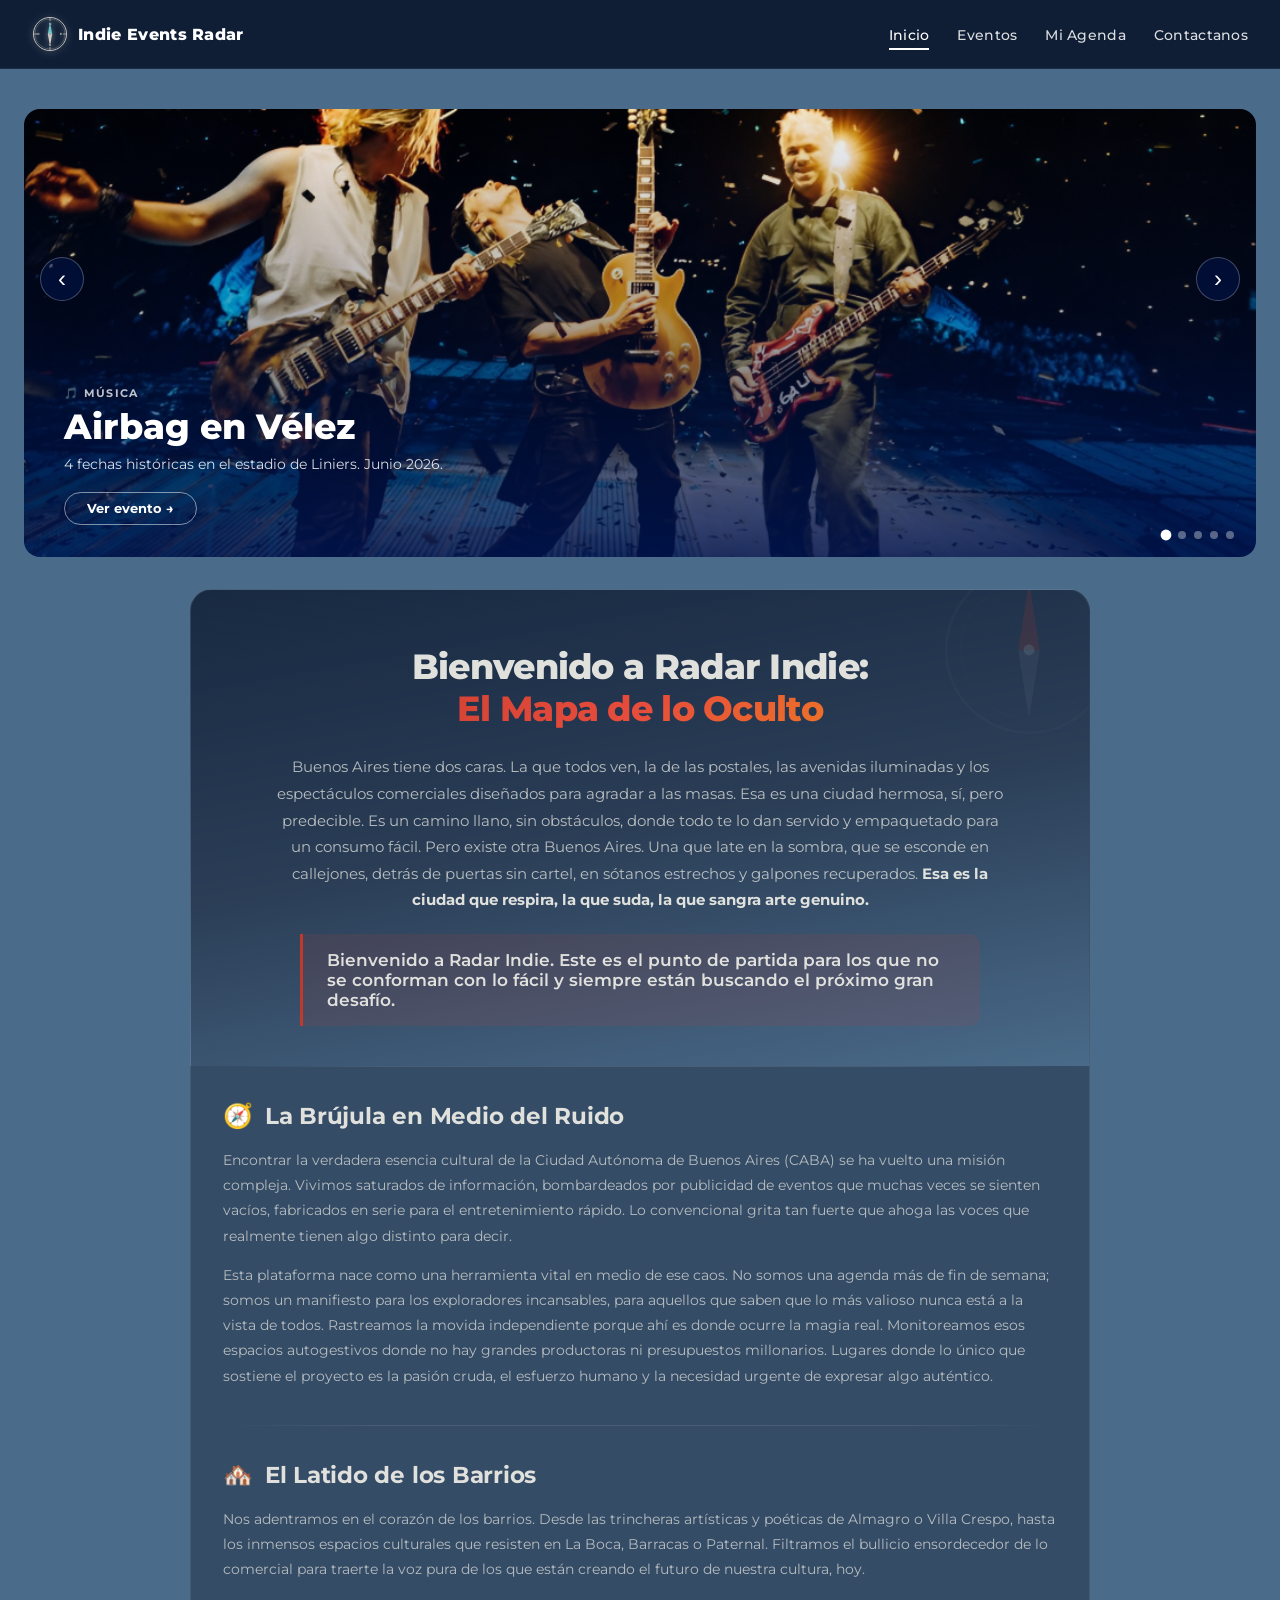
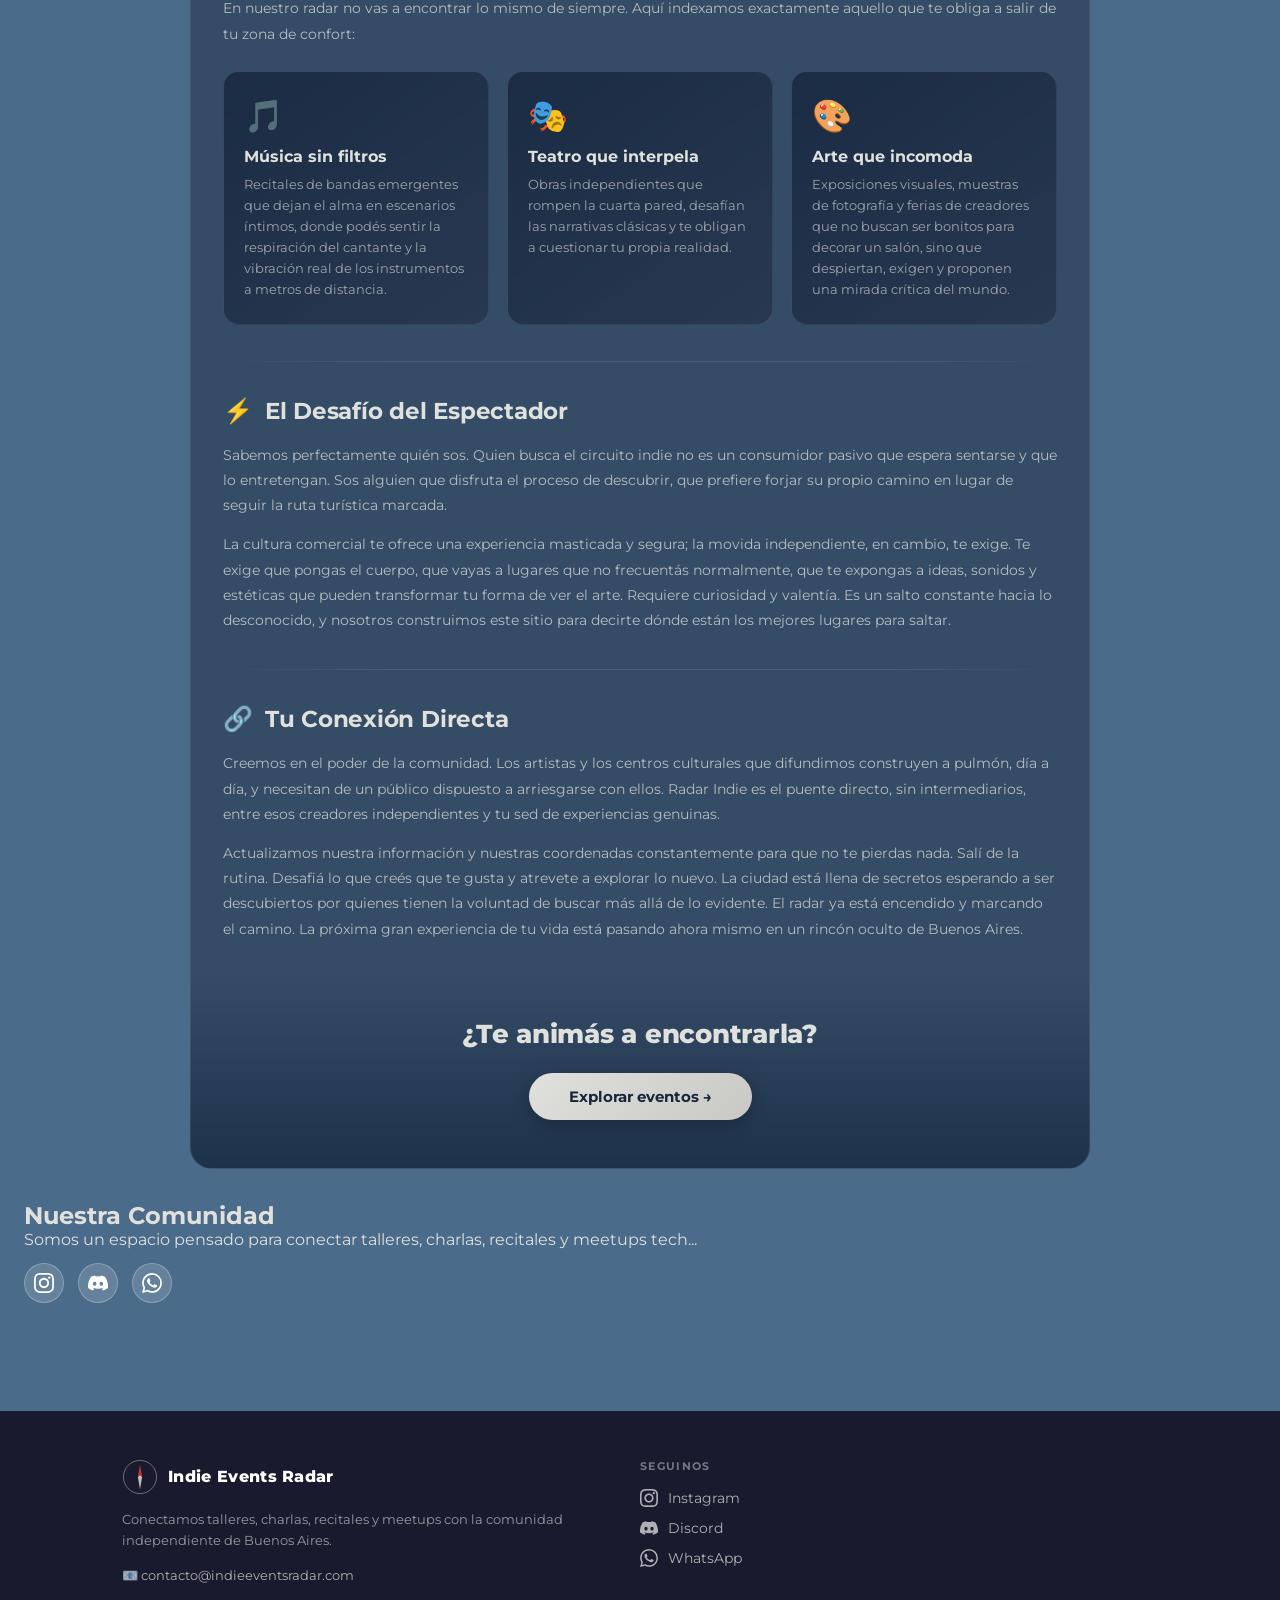
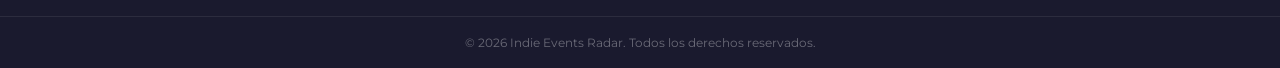
<file: index.html>
<!DOCTYPE html>
<html lang="es">

<head>
    <meta charset="UTF-8">
    <meta name="viewport" content="width=device-width, initial-scale=1.0">
    <link rel="shortcut icon" href="assets/img/logo.png" type="image/x-icon">
    <link rel="preconnect" href="https://fonts.googleapis.com">
    <link rel="preconnect" href="https://fonts.gstatic.com" crossorigin>
    <link href="https://fonts.googleapis.com/css2?family=Montserrat:ital,wght@0,100..900;1,100..900&display=swap"
        rel="stylesheet">
    <link rel="stylesheet" href="assets/css/componentes.css">
    <link rel="stylesheet" href="assets/css/styles.css">
    <link rel="stylesheet" href="assets/css/responsive.css">
    <title>Inicio | Indie Events Radar</title>
</head>

<body>
    <header>
        <div class="nav-wrapper">
            <svg class="nav-compass" id="nav-compass" viewBox="0 0 100 100" xmlns="http://www.w3.org/2000/svg">
                <circle cx="50" cy="50" r="46" fill="none" stroke="#333" stroke-width="2.5" />
                <circle cx="50" cy="50" r="42" fill="none" stroke="#555" stroke-width="0.8" />
                <line x1="50" y1="6" x2="50" y2="14" stroke="#333" stroke-width="2" />
                <line x1="50" y1="86" x2="50" y2="94" stroke="#333" stroke-width="2" />
                <line x1="6" y1="50" x2="14" y2="50" stroke="#333" stroke-width="2" />
                <line x1="86" y1="50" x2="94" y2="50" stroke="#333" stroke-width="2" />
                <text x="50" y="24" text-anchor="middle" font-size="9" font-weight="700" fill="#333"
                    font-family="Montserrat, sans-serif">N</text>
                <text x="50" y="83" text-anchor="middle" font-size="9" font-weight="700" fill="#333"
                    font-family="Montserrat, sans-serif">S</text>
                <text x="19" y="53.5" text-anchor="middle" font-size="9" font-weight="700" fill="#333"
                    font-family="Montserrat, sans-serif">O</text>
                <text x="81" y="53.5" text-anchor="middle" font-size="9" font-weight="700" fill="#333"
                    font-family="Montserrat, sans-serif">E</text>
                <polygon points="50,16 44,50 56,50" fill="#C0392B" />
                <polygon points="50,84 44,50 56,50" fill="#333" />
                <circle cx="50" cy="50" r="3.5" fill="#333" />
                <circle cx="50" cy="50" r="1.5" fill="#fff" />
            </svg>

            <span class="nav-sitename">Indie Events Radar</span>

<button class="nav-hamburger" id="nav-hamburger" aria-label="Abrir menú" aria-expanded="false">
                <span></span>
                <span></span>
                <span></span>
            </button>
                        <nav>
                <ul>
                    <li><a href="index.html" class="active">Inicio</a></li>
                    <li><a href="assets/pages/eventos.html">Eventos</a></li>
                    <li><a href="assets/pages/agenda.html">Mi Agenda</a></li>
                    <li><a href="assets/pages/contacto.html">Contactanos</a></li>
                </ul>
            </nav>
        </div>
    </header>

    <main>
        <section class="hero-carrusel" aria-label="Carrusel de eventos destacados">

            <div class="carrusel-track" id="carrusel-track">

                <!-- Slide 1 -->
                <a class="carrusel-slide carrusel-slide--1" href="assets/pages/eventos.html"
                    aria-label="Ver todos los eventos">
                    <img src="assets/img/airbag.jpg" alt="Airbag en Vélez" class="carrusel-img">
                    <div class="carrusel-overlay"></div>
                    <div class="carrusel-contenido">
                        <span class="carrusel-tag">🎵 Música</span>
                        <h2>Airbag en Vélez</h2>
                        <p>4 fechas históricas en el estadio de Liniers. Junio 2026.</p>
                        <span class="carrusel-cta">Ver evento →</span>
                    </div>
                </a>

                <!-- Slide 2 -->
                <a class="carrusel-slide carrusel-slide--2" href="assets/pages/eventos.html"
                    aria-label="El Cuarteto de Nos">
                    <img src="assets/img/cuartetoDeNos.jpg" alt="El Cuarteto de Nos" class="carrusel-img">
                    <div class="carrusel-overlay"></div>
                    <div class="carrusel-contenido">
                        <span class="carrusel-tag">🎵 Recital</span>
                        <h2>El Cuarteto de Nos</h2>
                        <p>La banda uruguaya en Movistar Arena. 28 de mayo, 21:00 hs.</p>
                        <span class="carrusel-cta">Ver evento →</span>
                    </div>
                </a>

                <!-- Slide 3 -->
                <a class="carrusel-slide carrusel-slide--3" href="assets/pages/eventos.html"
                    aria-label="Ópera Dementia">
                    <img src="assets/img/dementia.jpg" alt="Dementia - Estreno Mundial" class="carrusel-img">
                    <div class="carrusel-overlay"></div>
                    <div class="carrusel-contenido">
                        <span class="carrusel-tag">🎻 Ópera</span>
                        <h2>Dementia — Estreno Mundial</h2>
                        <p>Teatro Colón presenta una ópera comisionada especialmente. Mayo 31.</p>
                        <span class="carrusel-cta">Ver evento →</span>
                    </div>
                </a>

                <!-- Slide 4 -->
                <a class="carrusel-slide carrusel-slide--4" href="assets/pages/eventos.html"
                    aria-label="Expo Veterinarias">
                    <img src="assets/img/veterinaria.png" alt="Expo Veterinarias" class="carrusel-img">
                    <div class="carrusel-overlay"></div>
                    <div class="carrusel-contenido">
                        <span class="carrusel-tag">🏢 Expo</span>
                        <h2>Expo Veterinarias</h2>
                        <p>El evento más importante del rubro veterinario llega a La Rural. 30 y 31 de mayo.</p>
                        <span class="carrusel-cta">Ver evento →</span>
                    </div>
                </a>

                <!-- Slide 5 -->
                <a class="carrusel-slide carrusel-slide--5" href="assets/pages/contacto.html"
                    aria-label="Publicá tu evento">
                    <img src="assets/img/fuegosArtificiales.jpeg" alt="Publicá tu evento indie" class="carrusel-img">
                    <div class="carrusel-overlay"></div>
                    <div class="carrusel-contenido">
                        <span class="carrusel-tag">📢 Comunidad</span>
                        <h2>¿Tenés un evento indie?</h2>
                        <p>Publicá tu fecha en nuestra cartelera y llegá a toda la comunidad.</p>
                        <span class="carrusel-cta">Contactanos →</span>
                    </div>
                </a>

            </div>

            <button class="carrusel-btn carrusel-btn--prev" id="carrusel-prev"
                aria-label="Slide anterior">&#8249;</button>
            <button class="carrusel-btn carrusel-btn--next" id="carrusel-next"
                aria-label="Slide siguiente">&#8250;</button>

            <div class="carrusel-dots" id="carrusel-dots" role="tablist" aria-label="Indicadores del carrusel">
                <button class="carrusel-dot activo" role="tab" aria-selected="true" aria-label="Slide 1"></button>
                <button class="carrusel-dot" role="tab" aria-selected="false" aria-label="Slide 2"></button>
                <button class="carrusel-dot" role="tab" aria-selected="false" aria-label="Slide 3"></button>
                <button class="carrusel-dot" role="tab" aria-selected="false" aria-label="Slide 4"></button>
                <button class="carrusel-dot" role="tab" aria-selected="false" aria-label="Slide 5"></button>
            </div>

        </section>

        <!-- ========== BIENVENIDA — Manifiesto editorial ========== -->
        <article class="bienvenida" id="bienvenida">

            <!-- Bloque héroe de bienvenida -->
            <header class="bienvenida-hero">
                <div class="bienvenida-hero-deco" aria-hidden="true">
                    <svg viewBox="0 0 100 100" xmlns="http://www.w3.org/2000/svg" class="bienvenida-compass">
                        <circle cx="50" cy="50" r="46" fill="none" stroke="rgba(255,255,255,0.12)" stroke-width="1.5"/>
                        <circle cx="50" cy="50" r="38" fill="none" stroke="rgba(255,255,255,0.06)" stroke-width="0.8"/>
                        <polygon points="50,12 44,50 56,50" fill="#C0392B" opacity="0.85"/>
                        <polygon points="50,88 44,50 56,50" fill="rgba(255,255,255,0.25)"/>
                        <circle cx="50" cy="50" r="3" fill="rgba(255,255,255,0.6)"/>
                    </svg>
                </div>
                <h1 class="bienvenida-titulo">Bienvenido a Radar Indie: <span>El Mapa de lo Oculto</span></h1>
                <p class="bienvenida-bajada">Buenos Aires tiene dos caras. La que todos ven, la de las postales, las avenidas iluminadas y los espectáculos comerciales diseñados para agradar a las masas. Esa es una ciudad hermosa, sí, pero predecible. Es un camino llano, sin obstáculos, donde todo te lo dan servido y empaquetado para un consumo fácil. Pero existe otra Buenos Aires. Una que late en la sombra, que se esconde en callejones, detrás de puertas sin cartel, en sótanos estrechos y galpones recuperados. <strong>Esa es la ciudad que respira, la que suda, la que sangra arte genuino.</strong></p>
                <p class="bienvenida-intro-destacado">Bienvenido a Radar Indie. Este es el punto de partida para los que no se conforman con lo fácil y siempre están buscando el próximo gran desafío.</p>
            </header>

            <!-- La Brújula en Medio del Ruido -->
            <section class="bienvenida-bloque" id="bienvenida-brujula">
                <h2 class="bienvenida-subtitulo">
                    <span class="bienvenida-subtitulo-icono" aria-hidden="true">🧭</span>
                    La Brújula en Medio del Ruido
                </h2>
                <p>Encontrar la verdadera esencia cultural de la Ciudad Autónoma de Buenos Aires (CABA) se ha vuelto una misión compleja. Vivimos saturados de información, bombardeados por publicidad de eventos que muchas veces se sienten vacíos, fabricados en serie para el entretenimiento rápido. Lo convencional grita tan fuerte que ahoga las voces que realmente tienen algo distinto para decir.</p>
                <p>Esta plataforma nace como una herramienta vital en medio de ese caos. No somos una agenda más de fin de semana; somos un manifiesto para los exploradores incansables, para aquellos que saben que lo más valioso nunca está a la vista de todos. Rastreamos la movida independiente porque ahí es donde ocurre la magia real. Monitoreamos esos espacios autogestivos donde no hay grandes productoras ni presupuestos millonarios. Lugares donde lo único que sostiene el proyecto es la pasión cruda, el esfuerzo humano y la necesidad urgente de expresar algo auténtico.</p>
            </section>

            <!-- El Latido de los Barrios -->
            <section class="bienvenida-bloque" id="bienvenida-barrios">
                <h2 class="bienvenida-subtitulo">
                    <span class="bienvenida-subtitulo-icono" aria-hidden="true">🏘️</span>
                    El Latido de los Barrios
                </h2>
                <p>Nos adentramos en el corazón de los barrios. Desde las trincheras artísticas y poéticas de Almagro o Villa Crespo, hasta los inmensos espacios culturales que resisten en La Boca, Barracas o Paternal. Filtramos el bullicio ensordecedor de lo comercial para traerte la voz pura de los que están creando el futuro de nuestra cultura, hoy.</p>
                <p>En nuestro radar no vas a encontrar lo mismo de siempre. Aquí indexamos exactamente aquello que te obliga a salir de tu zona de confort:</p>

                <div class="bienvenida-features">
                    <!-- Música -->
                    <div class="bienvenida-feature">
                        <span class="bienvenida-feature-icono" aria-hidden="true">🎵</span>
                        <h3>Música sin filtros</h3>
                        <p>Recitales de bandas emergentes que dejan el alma en escenarios íntimos, donde podés sentir la respiración del cantante y la vibración real de los instrumentos a metros de distancia.</p>
                    </div>
                    <!-- Teatro -->
                    <div class="bienvenida-feature">
                        <span class="bienvenida-feature-icono" aria-hidden="true">🎭</span>
                        <h3>Teatro que interpela</h3>
                        <p>Obras independientes que rompen la cuarta pared, desafían las narrativas clásicas y te obligan a cuestionar tu propia realidad.</p>
                    </div>
                    <!-- Arte -->
                    <div class="bienvenida-feature">
                        <span class="bienvenida-feature-icono" aria-hidden="true">🎨</span>
                        <h3>Arte que incomoda</h3>
                        <p>Exposiciones visuales, muestras de fotografía y ferias de creadores que no buscan ser bonitos para decorar un salón, sino que despiertan, exigen y proponen una mirada crítica del mundo.</p>
                    </div>
                </div>
            </section>

            <!-- El Desafío del Espectador -->
            <section class="bienvenida-bloque" id="bienvenida-desafio">
                <h2 class="bienvenida-subtitulo">
                    <span class="bienvenida-subtitulo-icono" aria-hidden="true">⚡</span>
                    El Desafío del Espectador
                </h2>
                <p>Sabemos perfectamente quién sos. Quien busca el circuito indie no es un consumidor pasivo que espera sentarse y que lo entretengan. Sos alguien que disfruta el proceso de descubrir, que prefiere forjar su propio camino en lugar de seguir la ruta turística marcada.</p>
                <p>La cultura comercial te ofrece una experiencia masticada y segura; la movida independiente, en cambio, te exige. Te exige que pongas el cuerpo, que vayas a lugares que no frecuentás normalmente, que te expongas a ideas, sonidos y estéticas que pueden transformar tu forma de ver el arte. Requiere curiosidad y valentía. Es un salto constante hacia lo desconocido, y nosotros construimos este sitio para decirte dónde están los mejores lugares para saltar.</p>
            </section>

            <!-- Tu Conexión Directa -->
            <section class="bienvenida-bloque" id="bienvenida-conexion">
                <h2 class="bienvenida-subtitulo">
                    <span class="bienvenida-subtitulo-icono" aria-hidden="true">🔗</span>
                    Tu Conexión Directa
                </h2>
                <p>Creemos en el poder de la comunidad. Los artistas y los centros culturales que difundimos construyen a pulmón, día a día, y necesitan de un público dispuesto a arriesgarse con ellos. Radar Indie es el puente directo, sin intermediarios, entre esos creadores independientes y tu sed de experiencias genuinas.</p>
                <p>Actualizamos nuestra información y nuestras coordenadas constantemente para que no te pierdas nada. Salí de la rutina. Desafiá lo que creés que te gusta y atrevete a explorar lo nuevo. La ciudad está llena de secretos esperando a ser descubiertos por quienes tienen la voluntad de buscar más allá de lo evidente. El radar ya está encendido y marcando el camino. La próxima gran experiencia de tu vida está pasando ahora mismo en un rincón oculto de Buenos Aires.</p>
            </section>

            <!-- CTA Final -->
            <footer class="bienvenida-cta">
                <p class="bienvenida-pregunta">¿Te animás a encontrarla?</p>
                <a href="assets/pages/eventos.html" class="bienvenida-btn">Explorar eventos →</a>
            </footer>

        </article>

        <section class="presentacion-comunidad">
            <h2>Nuestra Comunidad</h2>
            <p>Somos un espacio pensado para conectar talleres, charlas, recitales y meetups tech...</p>

            <div class="comunidad-socials">

                <!-- Instagram -->
                <a href="https://instagram.com/" target="_blank" aria-label="Instagram" title="Instagram">
                    <svg viewBox="0 0 24 24" xmlns="http://www.w3.org/2000/svg">
                        <path
                            d="M12 2.163c3.204 0 3.584.012 4.85.07 3.252.148 4.771 1.691 4.919 4.919.058 1.265.069 1.645.069 4.849 0 3.205-.012 3.584-.069 4.849-.149 3.225-1.664 4.771-4.919 4.919-1.266.058-1.644.07-4.85.07-3.204 0-3.584-.012-4.849-.07-3.26-.149-4.771-1.699-4.919-4.92-.058-1.265-.07-1.644-.07-4.849 0-3.204.013-3.583.07-4.849.149-3.227 1.664-4.771 4.919-4.919 1.266-.057 1.645-.069 4.849-.069zm0-2.163c-3.259 0-3.667.014-4.947.072-4.358.2-6.78 2.618-6.98 6.98-.059 1.281-.073 1.689-.073 4.948 0 3.259.014 3.668.072 4.948.2 4.358 2.618 6.78 6.98 6.98 1.281.058 1.689.072 4.948.072 3.259 0 3.668-.014 4.948-.072 4.354-.2 6.782-2.618 6.979-6.98.059-1.28.073-1.689.073-4.948 0-3.259-.014-3.667-.072-4.947-.196-4.354-2.617-6.78-6.979-6.98-1.281-.059-1.69-.073-4.949-.073zm0 5.838c-3.403 0-6.162 2.759-6.162 6.162s2.759 6.163 6.162 6.163 6.162-2.759 6.162-6.163c0-3.403-2.759-6.162-6.162-6.162zm0 10.162c-2.209 0-4-1.79-4-4 0-2.209 1.791-4 4-4s4 1.791 4 4c0 2.21-1.791 4-4 4zm6.406-11.845c-.796 0-1.441.645-1.441 1.44s.645 1.44 1.441 1.44c.795 0 1.439-.645 1.439-1.44s-.644-1.44-1.439-1.44z" />
                    </svg>
                </a>

                <!-- Discord -->
                <a href="https://discord.gg/" target="_blank" aria-label="Discord" title="Discord">
                    <svg viewBox="0 0 24 24" xmlns="http://www.w3.org/2000/svg">
                        <path
                            d="M20.317 4.37a19.791 19.791 0 0 0-4.885-1.515.074.074 0 0 0-.079.037c-.21.375-.444.864-.608 1.25a18.27 18.27 0 0 0-5.487 0 12.64 12.64 0 0 0-.617-1.25.077.077 0 0 0-.079-.037A19.736 19.736 0 0 0 3.677 4.37a.07.07 0 0 0-.032.027C.533 9.046-.32 13.58.099 18.057c.002.022.015.043.033.055a19.9 19.9 0 0 0 5.993 3.03.077.077 0 0 0 .084-.028 14.09 14.09 0 0 0 1.226-1.994.075.075 0 0 0-.041-.104 13.12 13.12 0 0 1-1.872-.892.077.077 0 0 1-.008-.128 10.2 10.2 0 0 0 .372-.292.074.074 0 0 1 .077-.01c3.928 1.793 8.18 1.793 12.062 0a.074.074 0 0 1 .078.01c.12.098.246.198.373.292a.077.077 0 0 1-.006.127 12.299 12.299 0 0 1-1.873.892.077.077 0 0 0-.041.107c.36.698.772 1.362 1.225 1.993a.076.076 0 0 0 .084.028 19.839 19.839 0 0 0 6.002-3.03.077.077 0 0 0 .032-.054c.5-5.177-.838-9.674-3.549-13.66a.061.061 0 0 0-.031-.03zM8.02 15.33c-1.183 0-2.157-1.085-2.157-2.419 0-1.333.956-2.419 2.157-2.419 1.21 0 2.176 1.096 2.157 2.42 0 1.333-.956 2.418-2.157 2.418zm7.975 0c-1.183 0-2.157-1.085-2.157-2.419 0-1.333.955-2.419 2.157-2.419 1.21 0 2.176 1.096 2.157 2.42 0 1.333-.946 2.418-2.157 2.418z" />
                    </svg>
                </a>

                <!-- WhatsApp -->
                <a href="https://wa.me/tunumerodecelular" target="_blank" aria-label="WhatsApp" title="WhatsApp">
                    <svg viewBox="0 0 24 24" xmlns="http://www.w3.org/2000/svg">
                        <path
                            d="M17.472 14.382c-.297-.149-1.758-.867-2.03-.967-.273-.099-.471-.148-.67.15-.197.297-.767.966-.94 1.164-.173.199-.347.223-.644.075-.297-.15-1.255-.463-2.39-1.475-.883-.788-1.48-1.761-1.653-2.059-.173-.297-.018-.458.13-.606.134-.133.298-.347.446-.52.149-.174.198-.298.298-.497.099-.198.05-.371-.025-.52-.075-.149-.669-1.612-.916-2.207-.242-.579-.487-.5-.669-.51a12.8 12.8 0 0 0-.57-.01c-.198 0-.52.074-.792.372-.272.297-1.04 1.016-1.04 2.479 0 1.462 1.065 2.875 1.213 3.074.149.198 2.096 3.2 5.077 4.487.709.306 1.262.489 1.694.625.712.227 1.36.195 1.871.118.571-.085 1.758-.719 2.006-1.413.248-.694.248-1.289.173-1.413-.074-.124-.272-.198-.57-.347m-5.421 7.403h-.004a9.87 9.87 0 0 1-5.031-1.378l-.361-.214-3.741.982.998-3.648-.235-.374a9.86 9.86 0 0 1-1.51-5.26c.001-5.45 4.436-9.884 9.888-9.884 2.64 0 5.122 1.03 6.988 2.898a9.825 9.825 0 0 1 2.893 6.994c-.003 5.45-4.437 9.884-9.885 9.884m8.413-18.297A11.815 11.815 0 0 0 12.05 0C5.495 0 .16 5.335.157 11.892c0 2.096.547 4.142 1.588 5.945L.057 24l6.305-1.654a11.882 11.882 0 0 0 5.683 1.448h.005c6.554 0 11.89-5.335 11.893-11.893a11.821 11.821 0 0 0-3.48-8.413z" />
                    </svg>
                </a>

            </div>
        </section>
    </main>

    <footer class="footer-principal">
        <div class="footer-inner">

            <!-- Columna 1: Logo + descripción -->
            <div class="footer-col footer-col--brand">
                <div class="footer-brand">
                    <svg class="footer-compass" viewBox="0 0 100 100" xmlns="http://www.w3.org/2000/svg">
                        <circle cx="50" cy="50" r="46" fill="none" stroke="rgba(255,255,255,0.4)" stroke-width="2.5" />
                        <polygon points="50,16 44,50 56,50" fill="#C0392B" />
                        <polygon points="50,84 44,50 56,50" fill="rgba(255,255,255,0.7)" />
                        <circle cx="50" cy="50" r="3.5" fill="rgba(255,255,255,0.9)" />
                        <circle cx="50" cy="50" r="1.5" fill="#1a1a2e" />
                    </svg>
                    <span class="footer-sitename">Indie Events Radar</span>
                </div>
                <p class="footer-desc">Conectamos talleres, charlas, recitales y meetups con la comunidad independiente
                    de Buenos Aires.</p>
                <a href="mailto:contacto@indieeventsradar.com" class="footer-mail">
                    📧 contacto@indieeventsradar.com
                </a>
            </div>

            <!-- Columna 3: Redes sociales -->
            <div class="footer-col">
                <h4 class="footer-heading">Seguinos</h4>
                <div class="footer-socials">

                    <!-- Instagram -->
                    <a href="https://instagram.com/" target="_blank" aria-label="Instagram" title="Instagram">
                        <svg viewBox="0 0 24 24" xmlns="http://www.w3.org/2000/svg">
                            <path
                                d="M12 2.163c3.204 0 3.584.012 4.85.07 3.252.148 4.771 1.691 4.919 4.919.058 1.265.069 1.645.069 4.849 0 3.205-.012 3.584-.069 4.849-.149 3.225-1.664 4.771-4.919 4.919-1.266.058-1.644.07-4.85.07-3.204 0-3.584-.012-4.849-.07-3.26-.149-4.771-1.699-4.919-4.92-.058-1.265-.07-1.644-.07-4.849 0-3.204.013-3.583.07-4.849.149-3.227 1.664-4.771 4.919-4.919 1.266-.057 1.645-.069 4.849-.069zm0-2.163c-3.259 0-3.667.014-4.947.072-4.358.2-6.78 2.618-6.98 6.98-.059 1.281-.073 1.689-.073 4.948 0 3.259.014 3.668.072 4.948.2 4.358 2.618 6.78 6.98 6.98 1.281.058 1.689.072 4.948.072 3.259 0 3.668-.014 4.948-.072 4.354-.2 6.782-2.618 6.979-6.98.059-1.28.073-1.689.073-4.948 0-3.259-.014-3.667-.072-4.947-.196-4.354-2.617-6.78-6.979-6.98-1.281-.059-1.69-.073-4.949-.073zm0 5.838c-3.403 0-6.162 2.759-6.162 6.162s2.759 6.163 6.162 6.163 6.162-2.759 6.162-6.163c0-3.403-2.759-6.162-6.162-6.162zm0 10.162c-2.209 0-4-1.79-4-4 0-2.209 1.791-4 4-4s4 1.791 4 4c0 2.21-1.791 4-4 4zm6.406-11.845c-.796 0-1.441.645-1.441 1.44s.645 1.44 1.441 1.44c.795 0 1.439-.645 1.439-1.44s-.644-1.44-1.439-1.44z" />
                        </svg>
                        Instagram
                    </a>

                    <!-- Discord -->
                    <a href="https://discord.gg/" target="_blank" aria-label="Discord" title="Discord">
                        <svg viewBox="0 0 24 24" xmlns="http://www.w3.org/2000/svg">
                            <path
                                d="M20.317 4.37a19.791 19.791 0 0 0-4.885-1.515.074.074 0 0 0-.079.037c-.21.375-.444.864-.608 1.25a18.27 18.27 0 0 0-5.487 0 12.64 12.64 0 0 0-.617-1.25.077.077 0 0 0-.079-.037A19.736 19.736 0 0 0 3.677 4.37a.07.07 0 0 0-.032.027C.533 9.046-.32 13.58.099 18.057c.002.022.015.043.033.055a19.9 19.9 0 0 0 5.993 3.03.077.077 0 0 0 .084-.028 14.09 14.09 0 0 0 1.226-1.994.075.075 0 0 0-.041-.104 13.12 13.12 0 0 1-1.872-.892.077.077 0 0 1-.008-.128 10.2 10.2 0 0 0 .372-.292.074.074 0 0 1 .077-.01c3.928 1.793 8.18 1.793 12.062 0a.074.074 0 0 1 .078.01c.12.098.246.198.373.292a.077.077 0 0 1-.006.127 12.299 12.299 0 0 1-1.873.892.077.077 0 0 0-.041.107c.36.698.772 1.362 1.225 1.993a.076.076 0 0 0 .084.028 19.839 19.839 0 0 0 6.002-3.03.077.077 0 0 0 .032-.054c.5-5.177-.838-9.674-3.549-13.66a.061.061 0 0 0-.031-.03zM8.02 15.33c-1.183 0-2.157-1.085-2.157-2.419 0-1.333.956-2.419 2.157-2.419 1.21 0 2.176 1.096 2.157 2.42 0 1.333-.956 2.418-2.157 2.418zm7.975 0c-1.183 0-2.157-1.085-2.157-2.419 0-1.333.955-2.419 2.157-2.419 1.21 0 2.176 1.096 2.157 2.42 0 1.333-.946 2.418-2.157 2.418z" />
                        </svg>
                        Discord
                    </a>

                    <!-- WhatsApp -->
                    <a href="https://wa.me/tunumerodecelular" target="_blank" aria-label="WhatsApp" title="WhatsApp">
                        <svg viewBox="0 0 24 24" xmlns="http://www.w3.org/2000/svg">
                            <path
                                d="M17.472 14.382c-.297-.149-1.758-.867-2.03-.967-.273-.099-.471-.148-.67.15-.197.297-.767.966-.94 1.164-.173.199-.347.223-.644.075-.297-.15-1.255-.463-2.39-1.475-.883-.788-1.48-1.761-1.653-2.059-.173-.297-.018-.458.13-.606.134-.133.298-.347.446-.52.149-.174.198-.298.298-.497.099-.198.05-.371-.025-.52-.075-.149-.669-1.612-.916-2.207-.242-.579-.487-.5-.669-.51a12.8 12.8 0 0 0-.57-.01c-.198 0-.52.074-.792.372-.272.297-1.04 1.016-1.04 2.479 0 1.462 1.065 2.875 1.213 3.074.149.198 2.096 3.2 5.077 4.487.709.306 1.262.489 1.694.625.712.227 1.36.195 1.871.118.571-.085 1.758-.719 2.006-1.413.248-.694.248-1.289.173-1.413-.074-.124-.272-.198-.57-.347m-5.421 7.403h-.004a9.87 9.87 0 0 1-5.031-1.378l-.361-.214-3.741.982.998-3.648-.235-.374a9.86 9.86 0 0 1-1.51-5.26c.001-5.45 4.436-9.884 9.888-9.884 2.64 0 5.122 1.03 6.988 2.898a9.825 9.825 0 0 1 2.893 6.994c-.003 5.45-4.437 9.884-9.885 9.884m8.413-18.297A11.815 11.815 0 0 0 12.05 0C5.495 0 .16 5.335.157 11.892c0 2.096.547 4.142 1.588 5.945L.057 24l6.305-1.654a11.882 11.882 0 0 0 5.683 1.448h.005c6.554 0 11.89-5.335 11.893-11.893a11.821 11.821 0 0 0-3.48-8.413z" />
                        </svg>
                        WhatsApp
                    </a>

                </div>
            </div>

        </div>

        <div class="footer-bottom">
            <p>&copy; 2026 Indie Events Radar. Todos los derechos reservados.</p>
        </div>
    </footer>

    <script src="assets/js/index.js"></script>
    <script src="assets/js/utils.js"></script>
    <script src="assets/js/nav.js"></script>
</body>

</html>
</file>
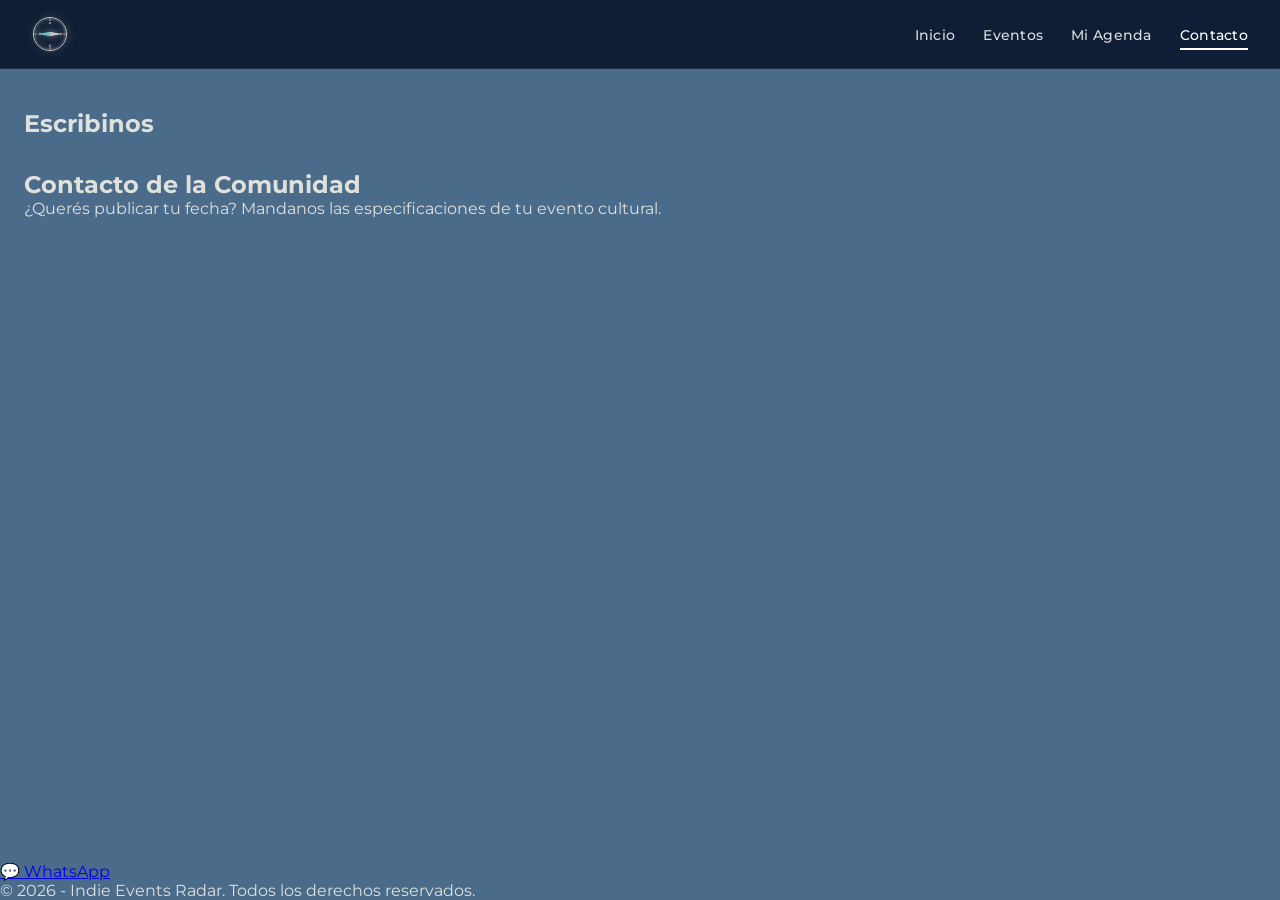
<file: contacto.html>
<!DOCTYPE html>
<html lang="es">

<head>
    <meta charset="UTF-8">
    <meta name="viewport" content="width=device-width, initial-scale=1.0">
    <!-- Icono de la pestaña -->
    <link rel="shortcut icon" href="favicon.ico" type="image/x-icon">
    <!-- Tipografía: Google Fonts (Montserrat) -->
    <link rel="preconnect" href="https://fonts.googleapis.com">
    <link rel="preconnect" href="https://fonts.gstatic.com" crossorigin>
    <link href="https://fonts.googleapis.com/css2?family=Montserrat:ital,wght@0,100..900;1,100..900&display=swap"
        rel="stylesheet">
    <!-- Hojas de estilo (CSS) -->
    <link rel="stylesheet" href="assets/css/componentes.css">
    <link rel="stylesheet" href="assets/css/styles.css">
    <link rel="stylesheet" href="assets/css/responsive.css">
    <!--Nombre de la página que aparece en la pestaña del navegador-->
    <title>Contacto | Indie Events Radar</title>
</head>

<body>
    <!-- Encabezado principal de la página, contiene la brújula y la navegación -->
    <header>
        <div class="nav-wrapper">
            <!-- Icono de brújula que rota según la página actual -->
            <svg class="nav-compass" id="nav-compass" viewBox="0 0 100 100" xmlns="http://www.w3.org/2000/svg">
                <circle cx="50" cy="50" r="46" fill="none" stroke="#333" stroke-width="2.5"/>
                <circle cx="50" cy="50" r="42" fill="none" stroke="#555" stroke-width="0.8"/>
                <line x1="50" y1="6"  x2="50" y2="14" stroke="#333" stroke-width="2"/>
                <line x1="50" y1="86" x2="50" y2="94" stroke="#333" stroke-width="2"/>
                <line x1="6"  y1="50" x2="14" y2="50" stroke="#333" stroke-width="2"/>
                <line x1="86" y1="50" x2="94" y2="50" stroke="#333" stroke-width="2"/>
                <text x="50" y="24" text-anchor="middle" font-size="9" font-weight="700" fill="#333" font-family="Montserrat, sans-serif">N</text>
                <text x="50" y="83" text-anchor="middle" font-size="9" font-weight="700" fill="#333" font-family="Montserrat, sans-serif">S</text>
                <text x="19" y="53.5" text-anchor="middle" font-size="9" font-weight="700" fill="#333" font-family="Montserrat, sans-serif">O</text>
                <text x="81" y="53.5" text-anchor="middle" font-size="9" font-weight="700" fill="#333" font-family="Montserrat, sans-serif">E</text>
                <polygon points="50,16 44,50 56,50" fill="#C0392B"/>
                <polygon points="50,84 44,50 56,50" fill="#333"/>
                <circle cx="50" cy="50" r="3.5" fill="#333"/>
                <circle cx="50" cy="50" r="1.5" fill="#fff"/>
            </svg>
            <!-- Navegación principal del sitio -->
            <nav>
                <ul>
                    <li><a href="index.html">Inicio</a></li>
                    <li><a href="eventos.html">Eventos</a></li>
                    <li><a href="agenda.html">Mi Agenda</a></li>
                    <li><a href="contacto.html" class="active">Contacto</a></li>
                </ul>
            </nav>
        </div>
    </header>

    <!-- Contenido principal de la página de contacto -->
    <main>
        <!-- Sección que contiene el formulario para enviar mensajes -->
        <section class="formulario-seccion">
            <h2>Escribinos</h2>
            <!-- Formulario de contacto (vacío por ahora) -->
            <form id="form-contacto">
            </form>
        </section>

        <!-- Panel lateral (aside) con información institucional y propósito de contacto -->
        <aside class="informacion-institucional">
            <h2>Contacto de la Comunidad</h2>
            <p>¿Querés publicar tu fecha? Mandanos las especificaciones de tu evento cultural.</p>
        </aside>
    </main>

    <!-- Enlace flotante de acción para contactar por WhatsApp -->
    <a href="https://wa.me/tunumerodecelular" class="btn-whatsapp" target="_blank">💬 WhatsApp</a>

    <!-- Pie de página con los derechos de autor -->
    <footer>
        <p>&copy; 2026 - Indie Events Radar. Todos los derechos reservados.</p>
    </footer>

    <!-- Carga de utilidades (brújula) -->
    <script src="assets/js/utils.js"></script>
</body>

</html>
</file>
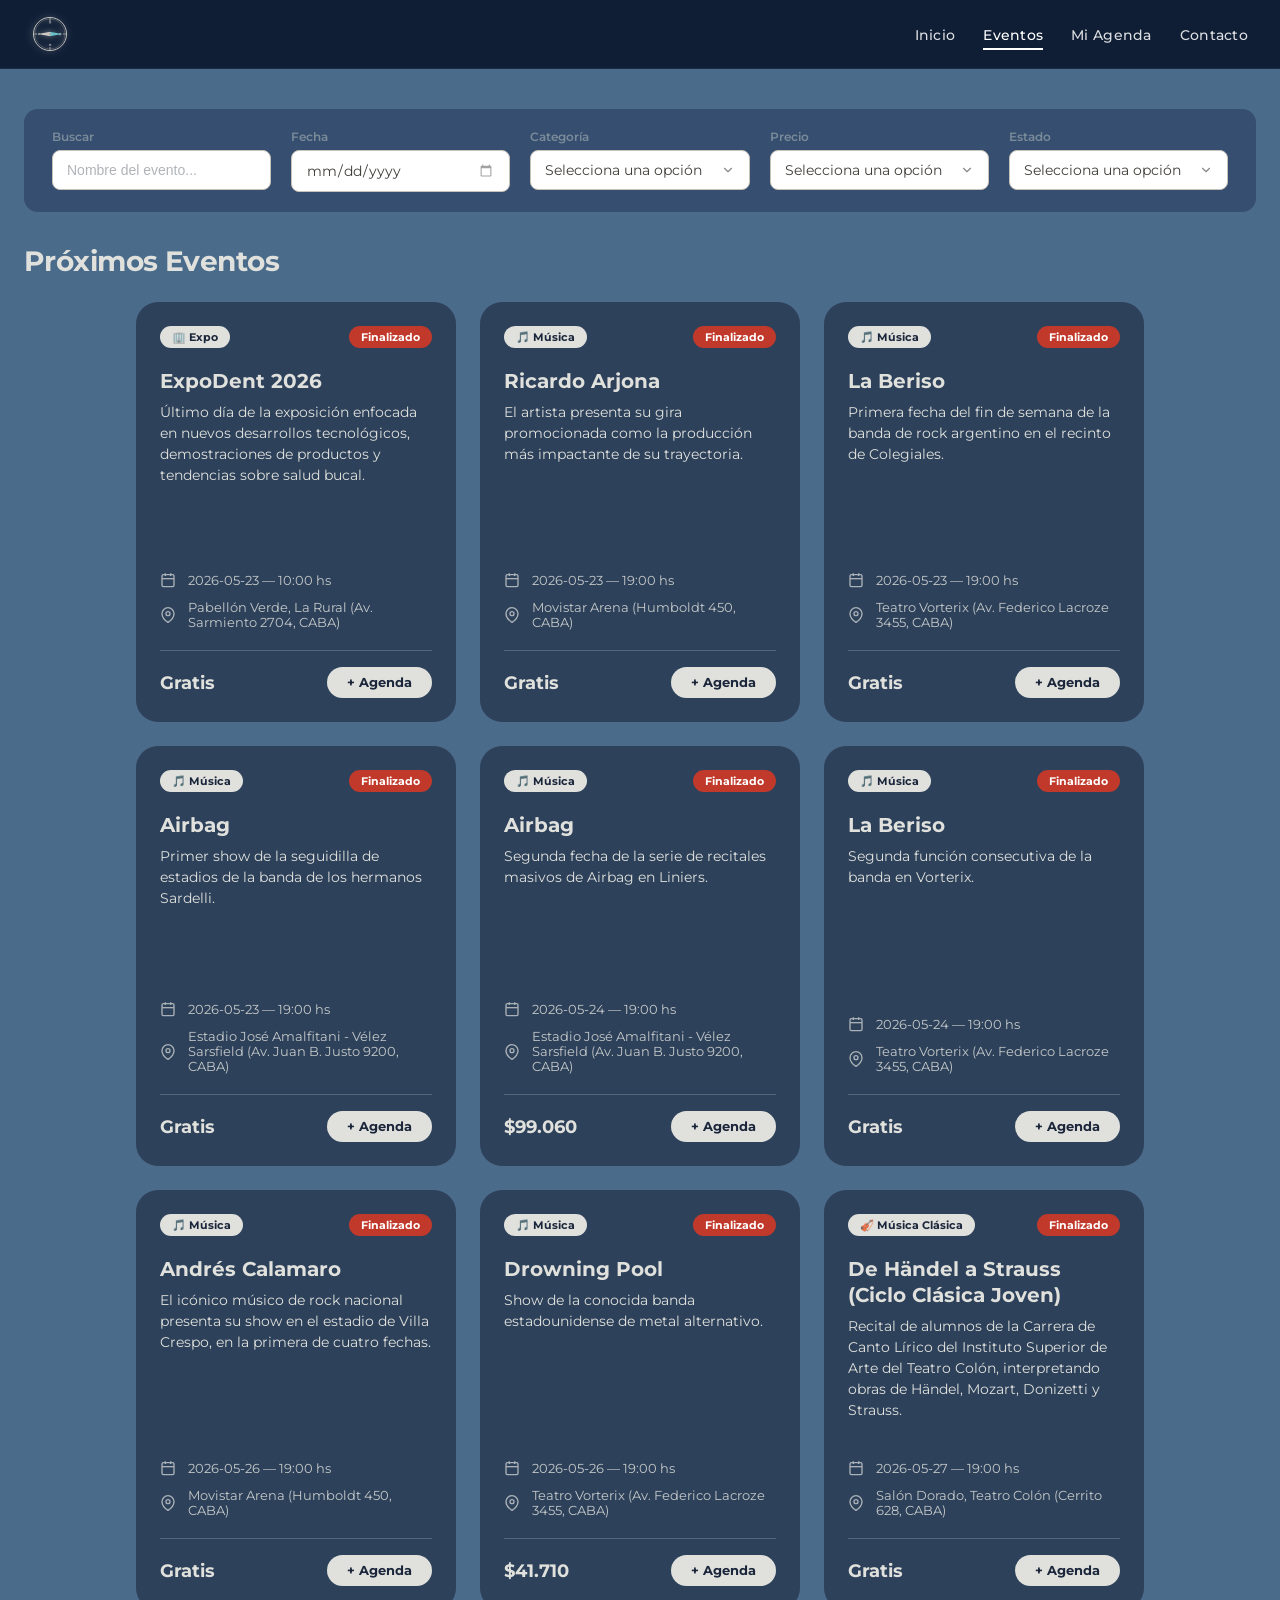
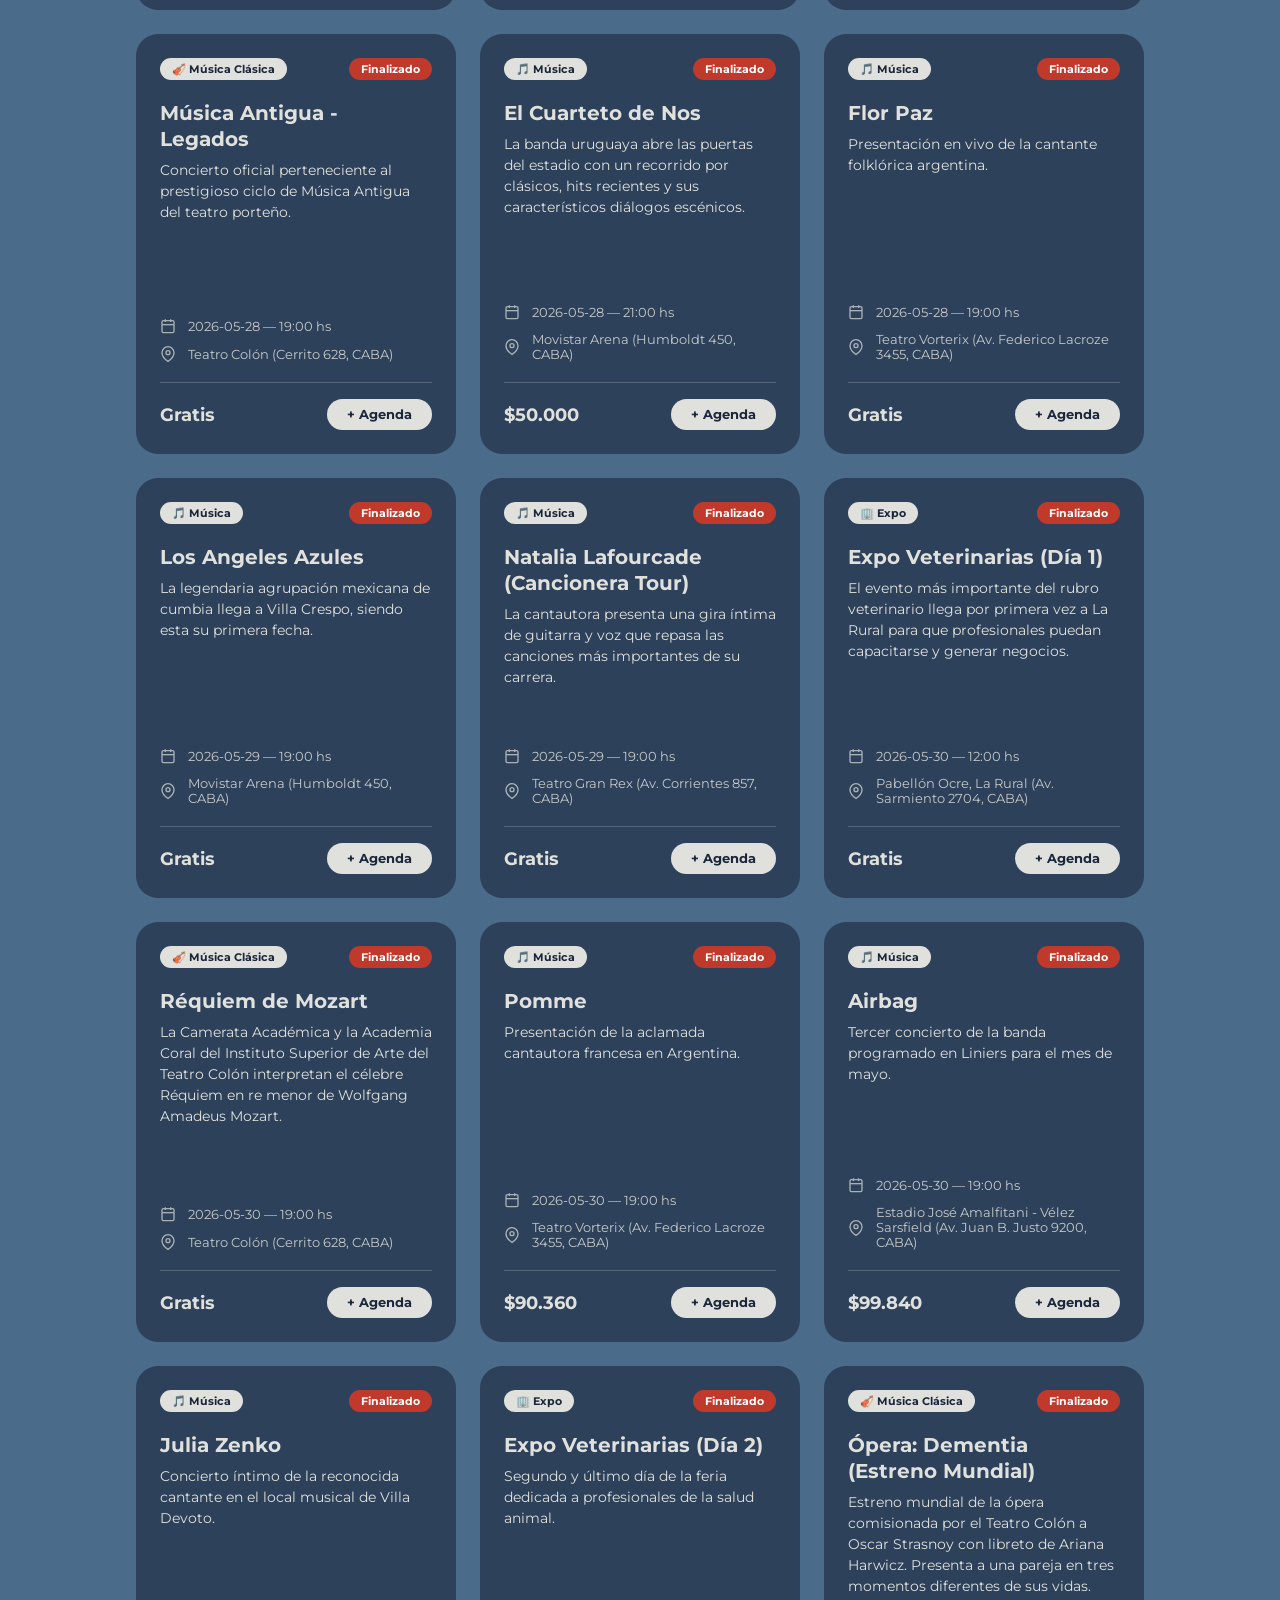
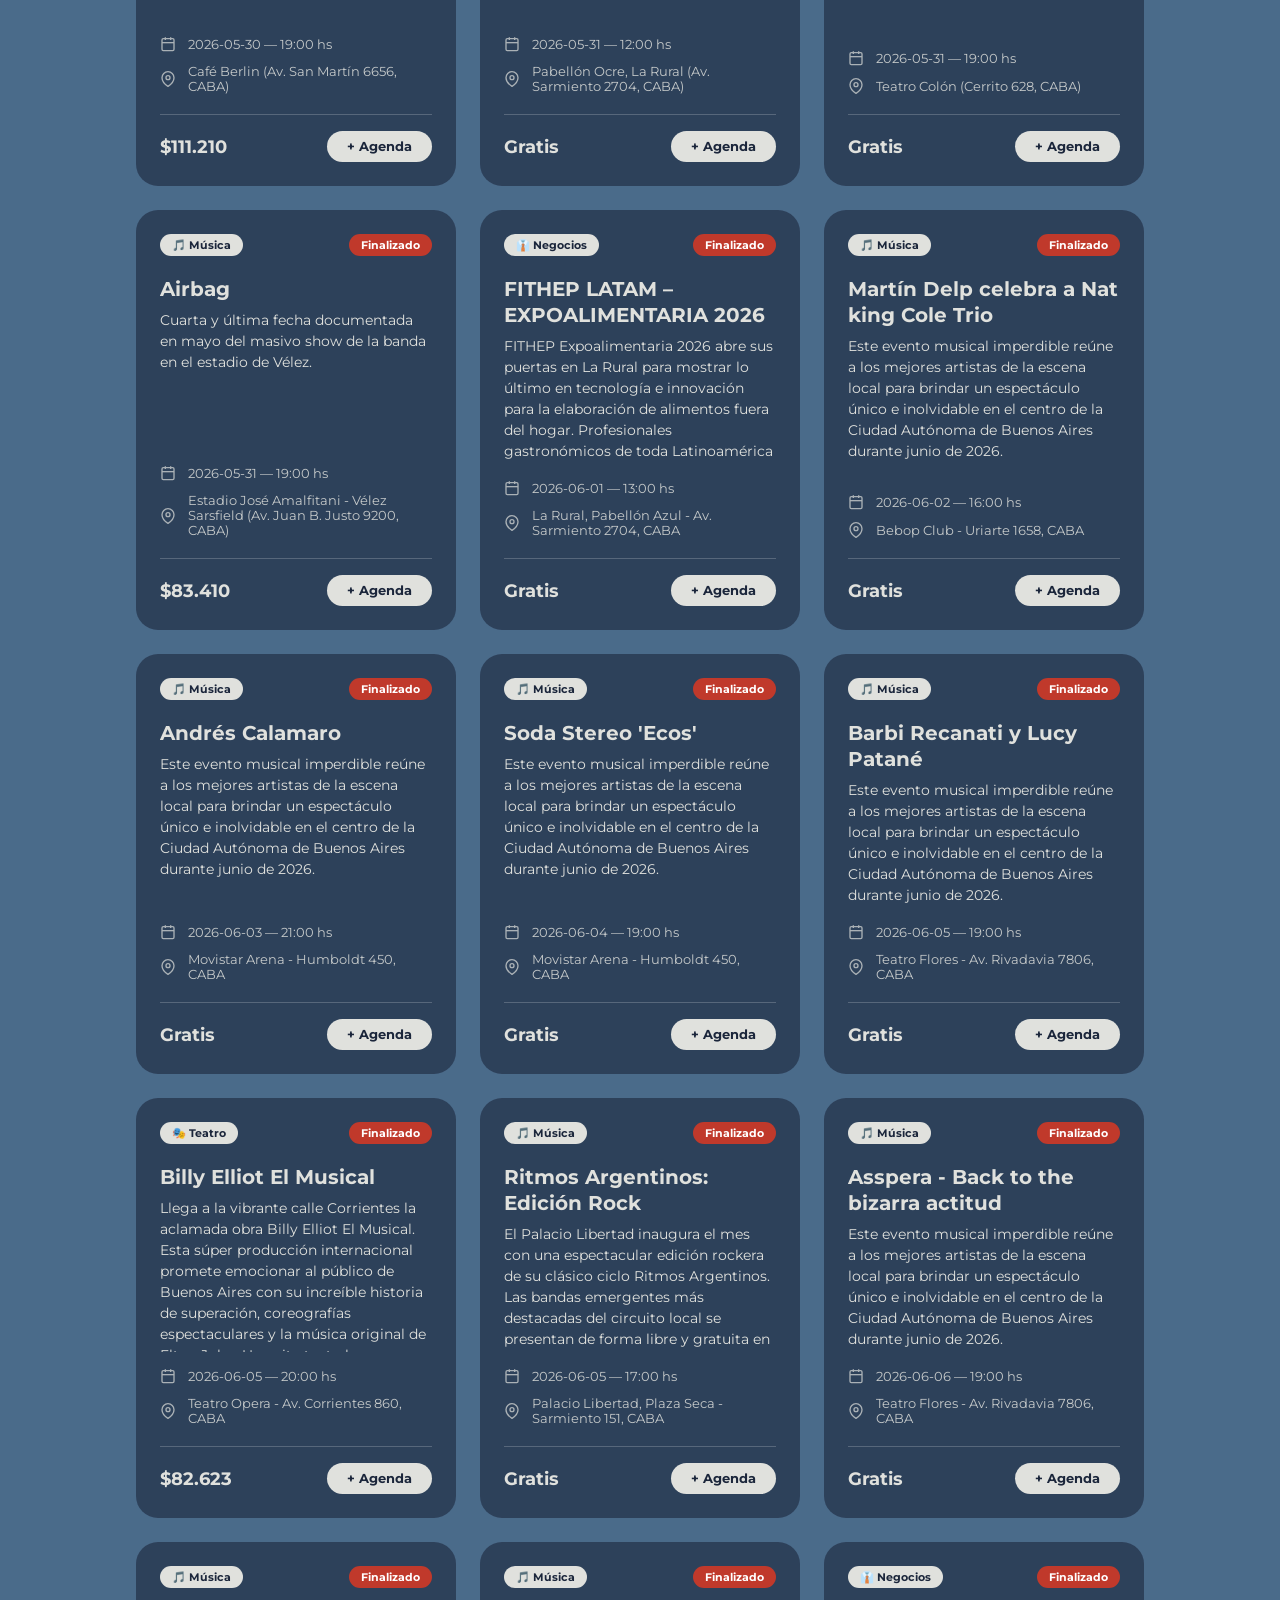
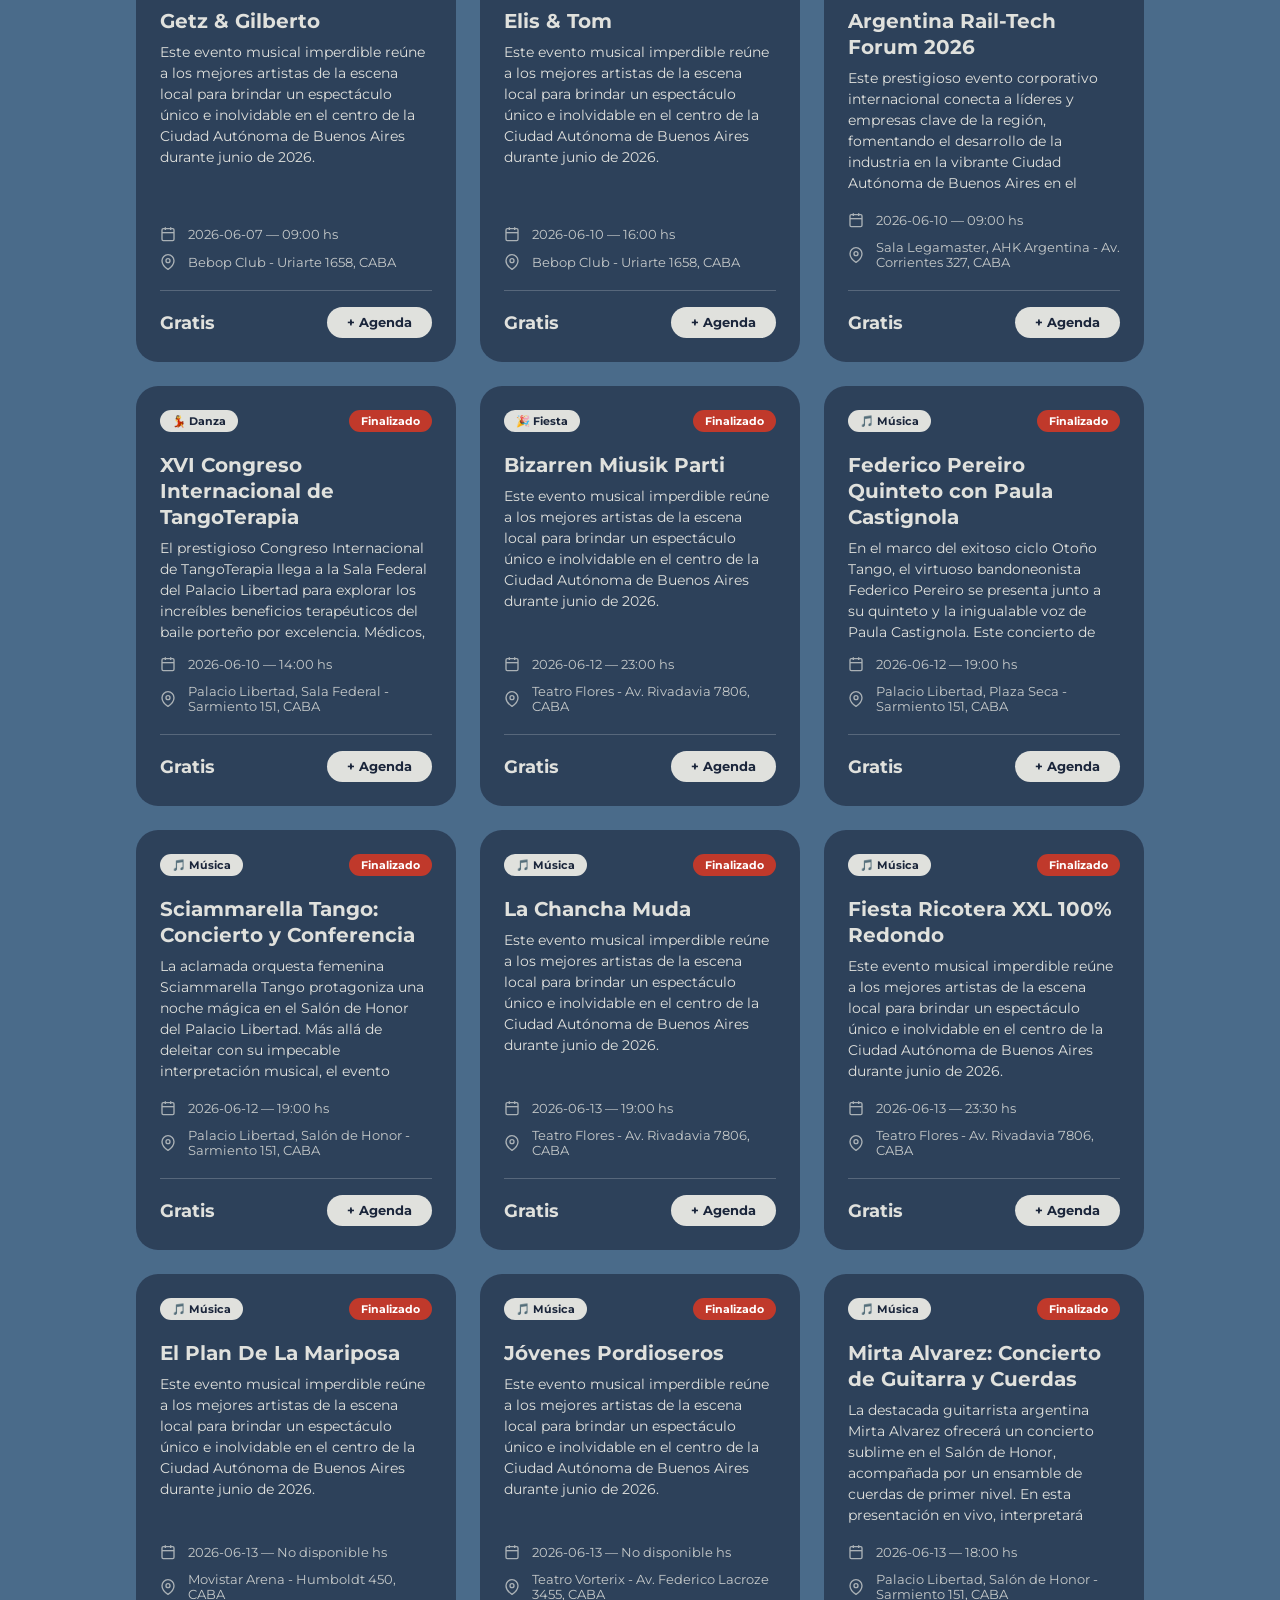
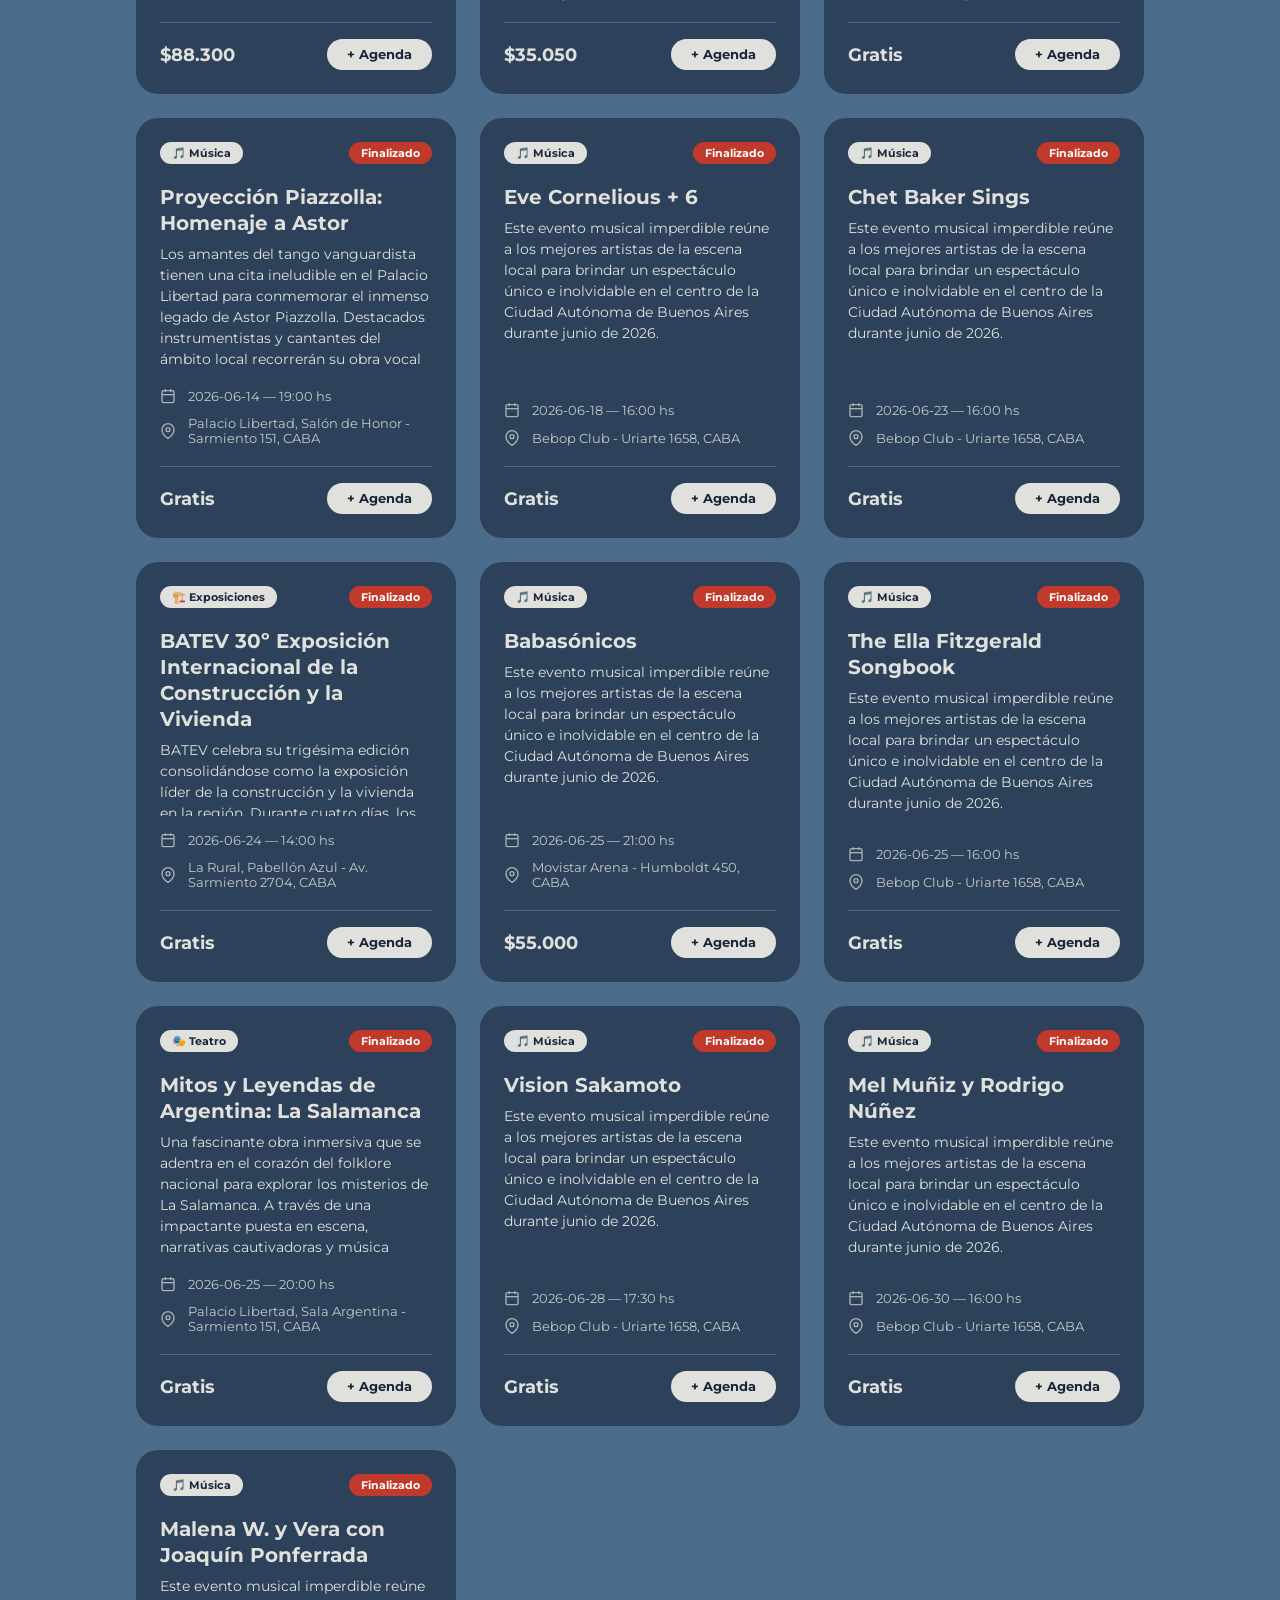
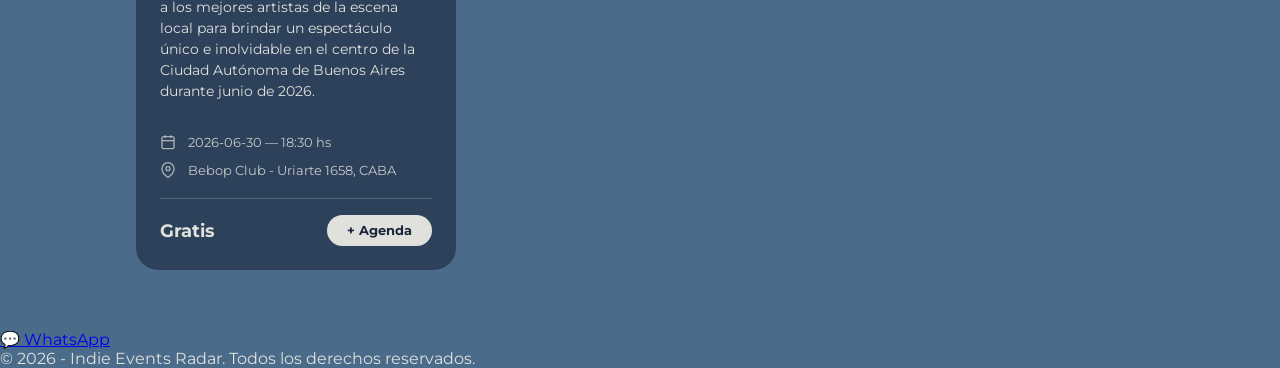
<file: eventos.html>
<!DOCTYPE html>
<html lang="es">

<head>
    <meta charset="UTF-8">
    <meta name="viewport" content="width=device-width, initial-scale=1.0">
    <!-- Icono de la pestaña -->
    <link rel="shortcut icon" href="favicon.ico" type="image/x-icon">
    <!-- Tipografía: Google Fonts (Montserrat) -->
    <link rel="preconnect" href="https://fonts.googleapis.com">
    <link rel="preconnect" href="https://fonts.gstatic.com" crossorigin>
    <link href="https://fonts.googleapis.com/css2?family=Montserrat:ital,wght@0,100..900;1,100..900&display=swap"
        rel="stylesheet">
    <!-- Hojas de estilo (CSS) -->
    <link rel="stylesheet" href="assets/css/componentes.css">
    <link rel="stylesheet" href="assets/css/styles.css">
    <link rel="stylesheet" href="assets/css/responsive.css">
    <!--Nombre de la página que aparece en la pestaña del navegador-->
    <title>Cartelera de Eventos | Indie Events Radar</title>
</head>

<body>
    <!-- Encabezado principal de la página, contiene la brújula y la navegación -->
    <header>
        <div class="nav-wrapper">
            <!-- Icono de brújula que rota según la página actual -->
            <svg class="nav-compass" id="nav-compass" viewBox="0 0 100 100" xmlns="http://www.w3.org/2000/svg">
                <circle cx="50" cy="50" r="46" fill="none" stroke="#333" stroke-width="2.5" />
                <circle cx="50" cy="50" r="42" fill="none" stroke="#555" stroke-width="0.8" />
                <line x1="50" y1="6" x2="50" y2="14" stroke="#333" stroke-width="2" />
                <line x1="50" y1="86" x2="50" y2="94" stroke="#333" stroke-width="2" />
                <line x1="6" y1="50" x2="14" y2="50" stroke="#333" stroke-width="2" />
                <line x1="86" y1="50" x2="94" y2="50" stroke="#333" stroke-width="2" />
                <text x="50" y="24" text-anchor="middle" font-size="9" font-weight="700" fill="#333"
                    font-family="Montserrat, sans-serif">N</text>
                <text x="50" y="83" text-anchor="middle" font-size="9" font-weight="700" fill="#333"
                    font-family="Montserrat, sans-serif">S</text>
                <text x="19" y="53.5" text-anchor="middle" font-size="9" font-weight="700" fill="#333"
                    font-family="Montserrat, sans-serif">O</text>
                <text x="81" y="53.5" text-anchor="middle" font-size="9" font-weight="700" fill="#333"
                    font-family="Montserrat, sans-serif">E</text>
                <polygon points="50,16 44,50 56,50" fill="#C0392B" />
                <polygon points="50,84 44,50 56,50" fill="#333" />
                <circle cx="50" cy="50" r="3.5" fill="#333" />
                <circle cx="50" cy="50" r="1.5" fill="#fff" />
            </svg>
            <!-- Navegación principal del sitio -->
            <nav>
                <ul>
                    <li><a href="index.html">Inicio</a></li>
                    <li><a href="eventos.html" class="active">Eventos</a></li>
                    <li><a href="agenda.html">Mi Agenda</a></li>
                    <li><a href="contacto.html">Contacto</a></li>
                </ul>
            </nav>
        </div>
    </header>

    <!-- Contenido principal de la cartelera de eventos -->
    <main>
        <!-- Panel lateral para los filtros de búsqueda -->
        <aside class="filtros-seccion">
            <div class="filtro-grupo">
                <label for="filtro-buscar">Buscar</label>
                <input type="text" id="filtro-buscar" placeholder="Nombre del evento...">
            </div>
            <div class="filtro-grupo">
                <label for="filtro-fecha">Fecha</label>
                <input type="date" id="filtro-fecha" placeholder="dd/mm/aaaa">
            </div>
            <div class="filtro-grupo">
                <label for="filtro-categoria">Categoría</label>
                <select id="filtro-categoria">
                    <option value="" disabled selected>Selecciona una opción</option>
                </select>
            </div>
            <div class="filtro-grupo">
                <label for="filtro-precio">Precio</label>
                <select id="filtro-precio">
                    <option value="" disabled selected>Selecciona una opción</option>
                    <option value="Todos">Todos</option>
                    <option value="Gratuito">Gratuito</option>
                    <option value="Pago">Pago</option>
                </select>
            </div>
            <div class="filtro-grupo">
                <label for="filtro-estado">Estado</label>
                <select id="filtro-estado">
                    <option value="" disabled selected>Selecciona una opción</option>
                    <option value="Hoy">Hoy</option>
                    <option value="Proximamente">Proximamente</option>
                    <option value="Finalizado">Finalizado</option>
                </select>
            </div>
        </aside>

        <!-- Sección principal donde se muestra la cuadrícula de eventos -->
        <section class="grilla-eventos-seccion">
            <h2>Próximos Eventos</h2>
            <!-- Contenedor dinámico donde Javascript inyectará los elementos <article> de cada tarjeta -->
            <div id="contenedor-cards-eventos"></div>
        </section>

        <!-- Contenedor del modal de detalles del evento (fuera del flujo normal) -->
        <aside id="modal-detalle-evento" class="modal-oculto">
        </aside>
    </main>

    <!-- Enlace flotante de acción para contactar por WhatsApp -->
    <a href="https://wa.me/tunumerodecelular" class="btn-whatsapp" target="_blank">💬 WhatsApp</a>

    <!-- Pie de página con los derechos de autor -->
    <footer>
        <p>&copy; 2026 - Indie Events Radar. Todos los derechos reservados.</p>
    </footer>

    <!-- Carga de scripts: datos, utilidades y lógica específica de la vista de eventos -->
    <script src="assets/data/data.js"></script>
    <script src="assets/js/utils.js"></script>
    <script src="assets/js/eventos.js"></script>
</body>

</html>
</file>
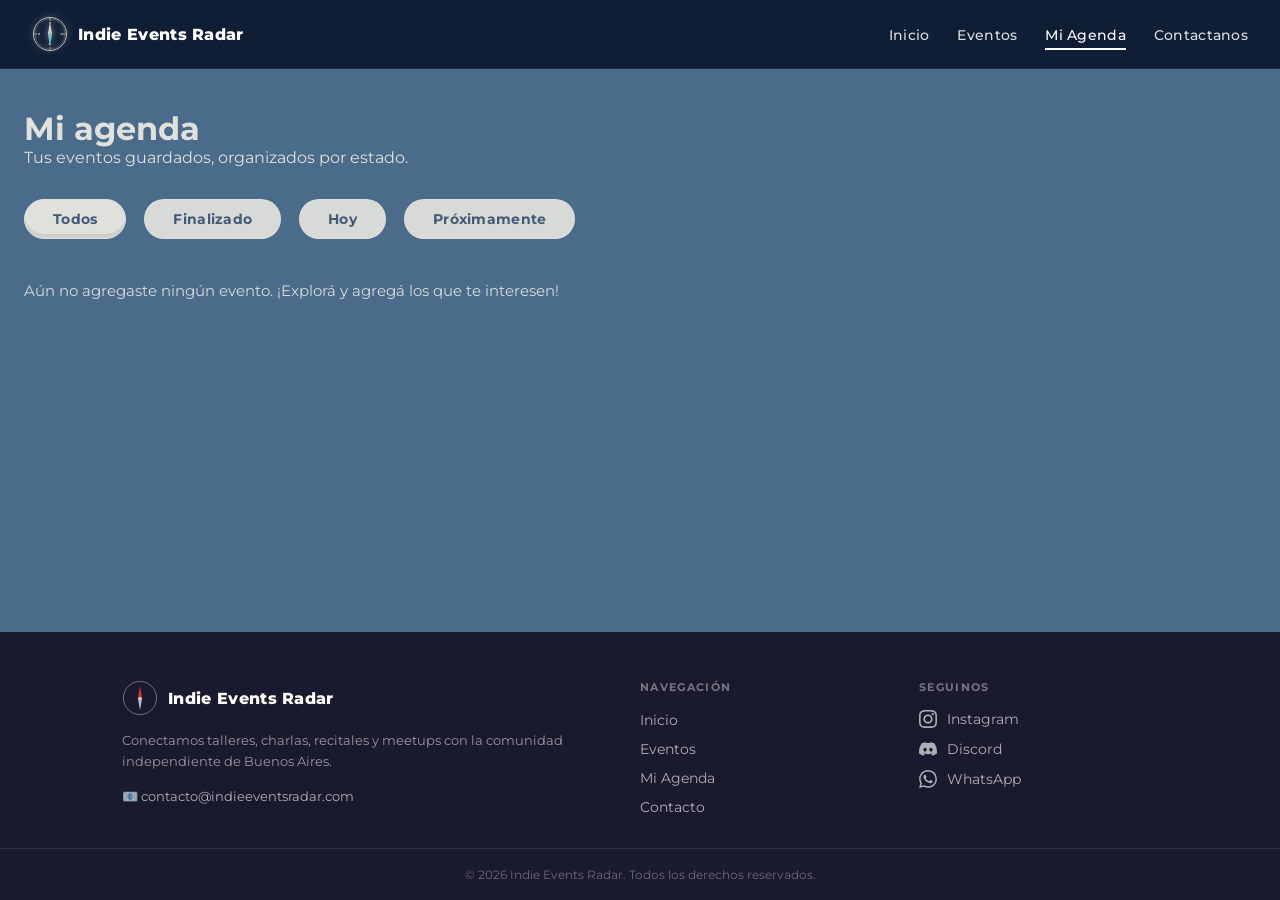
<file: assets/pages/agenda.html>
<!DOCTYPE html>
<html lang="es">

<head>
    <meta charset="UTF-8">
    <meta name="viewport" content="width=device-width, initial-scale=1.0">
    <!-- Icono de la pestaña -->
    <link rel="shortcut icon" href="../img/logo.ico" type="image/x-icon">
    <!-- Tipografía: Google Fonts (Montserrat) -->
    <link rel="preconnect" href="https://fonts.googleapis.com">
    <link rel="preconnect" href="https://fonts.gstatic.com" crossorigin>
    <link href="https://fonts.googleapis.com/css2?family=Montserrat:ital,wght@0,100..900;1,100..900&display=swap"
        rel="stylesheet">
    <!-- Hojas de estilo (CSS) -->
    <link rel="stylesheet" href="../css/componentes.css">
    <link rel="stylesheet" href="../css/styles.css">
    <link rel="stylesheet" href="../css/responsive.css">
    <link rel="stylesheet" href="../css/agenda.css">
    <!--Nombre de la página que aparece en la pestaña del navegador-->
    <title>Mi Agenda Personal | Indie Events Radar</title>
</head>

<body>
    <!-- Encabezado principal de la página, contiene la brújula y la navegación -->
    <header>
        <div class="nav-wrapper">
            <!-- Icono de brújula que rota según la página actual -->
            <svg class="nav-compass" id="nav-compass" viewBox="0 0 100 100" xmlns="http://www.w3.org/2000/svg">
                <circle cx="50" cy="50" r="46" fill="none" stroke="#333" stroke-width="2.5" />
                <circle cx="50" cy="50" r="42" fill="none" stroke="#555" stroke-width="0.8" />
                <line x1="50" y1="6" x2="50" y2="14" stroke="#333" stroke-width="2" />
                <line x1="50" y1="86" x2="50" y2="94" stroke="#333" stroke-width="2" />
                <line x1="6" y1="50" x2="14" y2="50" stroke="#333" stroke-width="2" />
                <line x1="86" y1="50" x2="94" y2="50" stroke="#333" stroke-width="2" />
                <text x="50" y="24" text-anchor="middle" font-size="9" font-weight="700" fill="#333"
                    font-family="Montserrat, sans-serif">N</text>
                <text x="50" y="83" text-anchor="middle" font-size="9" font-weight="700" fill="#333"
                    font-family="Montserrat, sans-serif">S</text>
                <text x="19" y="53.5" text-anchor="middle" font-size="9" font-weight="700" fill="#333"
                    font-family="Montserrat, sans-serif">O</text>
                <text x="81" y="53.5" text-anchor="middle" font-size="9" font-weight="700" fill="#333"
                    font-family="Montserrat, sans-serif">E</text>
                <polygon points="50,16 44,50 56,50" fill="#C0392B" />
                <polygon points="50,84 44,50 56,50" fill="#333" />
                <circle cx="50" cy="50" r="3.5" fill="#333" />
                <circle cx="50" cy="50" r="1.5" fill="#fff" />
            </svg>
            <span class="nav-sitename">Indie Events Radar</span>
            <!-- Navegación principal del sitio -->
<button class="nav-hamburger" id="nav-hamburger" aria-label="Abrir menú" aria-expanded="false">
                <span></span>
                <span></span>
                <span></span>
            </button>
                        <nav>
                <ul>
                    <li><a href="../../index.html">Inicio</a></li>
                    <li><a href="eventos.html">Eventos</a></li>
                    <li><a href="agenda.html" class="active">Mi Agenda</a></li>
                    <li><a href="contacto.html">Contactanos</a></li>
                </ul>
            </nav>
        </div>
    </header>

    <!-- Contenido principal de la agenda personal -->
    <main>
        <!-- Sección de los eventos guardados por el usuario -->
        <section class="agenda-seccion">
            <div class="agenda-header">
                <h1 class="agenda-page-title">Mi agenda</h1>
                <p class="agenda-subtitle">Tus eventos guardados, organizados por estado.</p>
            </div>

            <div class="filter-buttons">
                <button class="btn-filter active" data-filter="todos">Todos</button>
                <button class="btn-filter" data-filter="finalizado">Finalizado</button>
                <button class="btn-filter" data-filter="hoy">Hoy</button>
                <button class="btn-filter" data-filter="proximo">Próximamente</button>
            </div>

            <!-- Contenedor dinámico donde Javascript inyectará los eventos guardados -->
            <div id="eventos-container" class="eventos-container"></div>

            <!-- Mensaje cuando no hay eventos para el filtro seleccionado -->
            <div id="mensaje-vacio" class="mensaje-vacio oculto">El dia de hoy no hay ningun evento</div>
        </section>
    </main>

    <footer class="footer-principal">
        <div class="footer-inner">

            <!-- Columna 1: Logo + descripción -->
            <div class="footer-col footer-col--brand">
                <div class="footer-brand">
                    <svg class="footer-compass" viewBox="0 0 100 100" xmlns="http://www.w3.org/2000/svg">
                        <circle cx="50" cy="50" r="46" fill="none" stroke="rgba(255,255,255,0.4)" stroke-width="2.5" />
                        <polygon points="50,16 44,50 56,50" fill="#C0392B" />
                        <polygon points="50,84 44,50 56,50" fill="rgba(255,255,255,0.7)" />
                        <circle cx="50" cy="50" r="3.5" fill="rgba(255,255,255,0.9)" />
                        <circle cx="50" cy="50" r="1.5" fill="#1a1a2e" />
                    </svg>
                    <span class="footer-sitename">Indie Events Radar</span>
                </div>
                <p class="footer-desc">Conectamos talleres, charlas, recitales y meetups con la comunidad independiente
                    de Buenos Aires.</p>
                <a href="mailto:contacto@indieeventsradar.com" class="footer-mail">
                    📧 contacto@indieeventsradar.com
                </a>
            </div>

            <!-- Columna 2: Links rápidos -->
            <div class="footer-col">
                <h4 class="footer-heading">Navegación</h4>
                <ul class="footer-links">
                    <li><a href="../../index.html">Inicio</a></li>
                    <li><a href="eventos.html">Eventos</a></li>
                    <li><a href="agenda.html">Mi Agenda</a></li>
                    <li><a href="contacto.html">Contacto</a></li>
                </ul>
            </div>

            <!-- Columna 3: Redes sociales -->
            <div class="footer-col">
                <h4 class="footer-heading">Seguinos</h4>
                <div class="footer-socials">

                    <!-- Instagram -->
                    <a href="https://instagram.com/" target="_blank" aria-label="Instagram" title="Instagram">
                        <svg viewBox="0 0 24 24" xmlns="http://www.w3.org/2000/svg">
                            <path
                                d="M12 2.163c3.204 0 3.584.012 4.85.07 3.252.148 4.771 1.691 4.919 4.919.058 1.265.069 1.645.069 4.849 0 3.205-.012 3.584-.069 4.849-.149 3.225-1.664 4.771-4.919 4.919-1.266.058-1.644.07-4.85.07-3.204 0-3.584-.012-4.849-.07-3.26-.149-4.771-1.699-4.919-4.92-.058-1.265-.07-1.644-.07-4.849 0-3.204.013-3.583.07-4.849.149-3.227 1.664-4.771 4.919-4.919 1.266-.057 1.645-.069 4.849-.069zm0-2.163c-3.259 0-3.667.014-4.947.072-4.358.2-6.78 2.618-6.98 6.98-.059 1.281-.073 1.689-.073 4.948 0 3.259.014 3.668.072 4.948.2 4.358 2.618 6.78 6.98 6.98 1.281.058 1.689.072 4.948.072 3.259 0 3.668-.014 4.948-.072 4.354-.2 6.782-2.618 6.979-6.98.059-1.28.073-1.689.073-4.948 0-3.259-.014-3.667-.072-4.947-.196-4.354-2.617-6.78-6.979-6.98-1.281-.059-1.69-.073-4.949-.073zm0 5.838c-3.403 0-6.162 2.759-6.162 6.162s2.759 6.163 6.162 6.163 6.162-2.759 6.162-6.163c0-3.403-2.759-6.162-6.162-6.162zm0 10.162c-2.209 0-4-1.79-4-4 0-2.209 1.791-4 4-4s4 1.791 4 4c0 2.21-1.791 4-4 4zm6.406-11.845c-.796 0-1.441.645-1.441 1.44s.645 1.44 1.441 1.44c.795 0 1.439-.645 1.439-1.44s-.644-1.44-1.439-1.44z" />
                        </svg>
                        Instagram
                    </a>

                    <!-- Discord -->
                    <a href="https://discord.gg/" target="_blank" aria-label="Discord" title="Discord">
                        <svg viewBox="0 0 24 24" xmlns="http://www.w3.org/2000/svg">
                            <path
                                d="M20.317 4.37a19.791 19.791 0 0 0-4.885-1.515.074.074 0 0 0-.079.037c-.21.375-.444.864-.608 1.25a18.27 18.27 0 0 0-5.487 0 12.64 12.64 0 0 0-.617-1.25.077.077 0 0 0-.079-.037A19.736 19.736 0 0 0 3.677 4.37a.07.07 0 0 0-.032.027C.533 9.046-.32 13.58.099 18.057c.002.022.015.043.033.055a19.9 19.9 0 0 0 5.993 3.03.077.077 0 0 0 .084-.028 14.09 14.09 0 0 0 1.226-1.994.075.075 0 0 0-.041-.104 13.12 13.12 0 0 1-1.872-.892.077.077 0 0 1-.008-.128 10.2 10.2 0 0 0 .372-.292.074.074 0 0 1 .077-.01c3.928 1.793 8.18 1.793 12.062 0a.074.074 0 0 1 .078.01c.12.098.246.198.373.292a.077.077 0 0 1-.006.127 12.299 12.299 0 0 1-1.873.892.077.077 0 0 0-.041.107c.36.698.772 1.362 1.225 1.993a.076.076 0 0 0 .084.028 19.839 19.839 0 0 0 6.002-3.03.077.077 0 0 0 .032-.054c.5-5.177-.838-9.674-3.549-13.66a.061.061 0 0 0-.031-.03zM8.02 15.33c-1.183 0-2.157-1.085-2.157-2.419 0-1.333.956-2.419 2.157-2.419 1.21 0 2.176 1.096 2.157 2.42 0 1.333-.956 2.418-2.157 2.418zm7.975 0c-1.183 0-2.157-1.085-2.157-2.419 0-1.333.955-2.419 2.157-2.419 1.21 0 2.176 1.096 2.157 2.42 0 1.333-.946 2.418-2.157 2.418z" />
                        </svg>
                        Discord
                    </a>

                    <!-- WhatsApp -->
                    <a href="https://wa.me/tunumerodecelular" target="_blank" aria-label="WhatsApp" title="WhatsApp">
                        <svg viewBox="0 0 24 24" xmlns="http://www.w3.org/2000/svg">
                            <path
                                d="M17.472 14.382c-.297-.149-1.758-.867-2.03-.967-.273-.099-.471-.148-.67.15-.197.297-.767.966-.94 1.164-.173.199-.347.223-.644.075-.297-.15-1.255-.463-2.39-1.475-.883-.788-1.48-1.761-1.653-2.059-.173-.297-.018-.458.13-.606.134-.133.298-.347.446-.52.149-.174.198-.298.298-.497.099-.198.05-.371-.025-.52-.075-.149-.669-1.612-.916-2.207-.242-.579-.487-.5-.669-.51a12.8 12.8 0 0 0-.57-.01c-.198 0-.52.074-.792.372-.272.297-1.04 1.016-1.04 2.479 0 1.462 1.065 2.875 1.213 3.074.149.198 2.096 3.2 5.077 4.487.709.306 1.262.489 1.694.625.712.227 1.36.195 1.871.118.571-.085 1.758-.719 2.006-1.413.248-.694.248-1.289.173-1.413-.074-.124-.272-.198-.57-.347m-5.421 7.403h-.004a9.87 9.87 0 0 1-5.031-1.378l-.361-.214-3.741.982.998-3.648-.235-.374a9.86 9.86 0 0 1-1.51-5.26c.001-5.45 4.436-9.884 9.888-9.884 2.64 0 5.122 1.03 6.988 2.898a9.825 9.825 0 0 1 2.893 6.994c-.003 5.45-4.437 9.884-9.885 9.884m8.413-18.297A11.815 11.815 0 0 0 12.05 0C5.495 0 .16 5.335.157 11.892c0 2.096.547 4.142 1.588 5.945L.057 24l6.305-1.654a11.882 11.882 0 0 0 5.683 1.448h.005c6.554 0 11.89-5.335 11.893-11.893a11.821 11.821 0 0 0-3.48-8.413z" />
                        </svg>
                        WhatsApp
                    </a>

                </div>
            </div>

        </div>

        <div class="footer-bottom">
            <p>&copy; 2026 Indie Events Radar. Todos los derechos reservados.</p>
        </div>
    </footer>

    <!-- Carga de scripts: primero los datos, luego utilidades y por último la lógica de la agenda -->
    <script src="../data/data.js"></script>
    <script src="../js/utils.js"></script>
    <script src="../js/agenda.js"></script>
    <script src="../js/nav.js"></script>
</body>

</html>
</file>
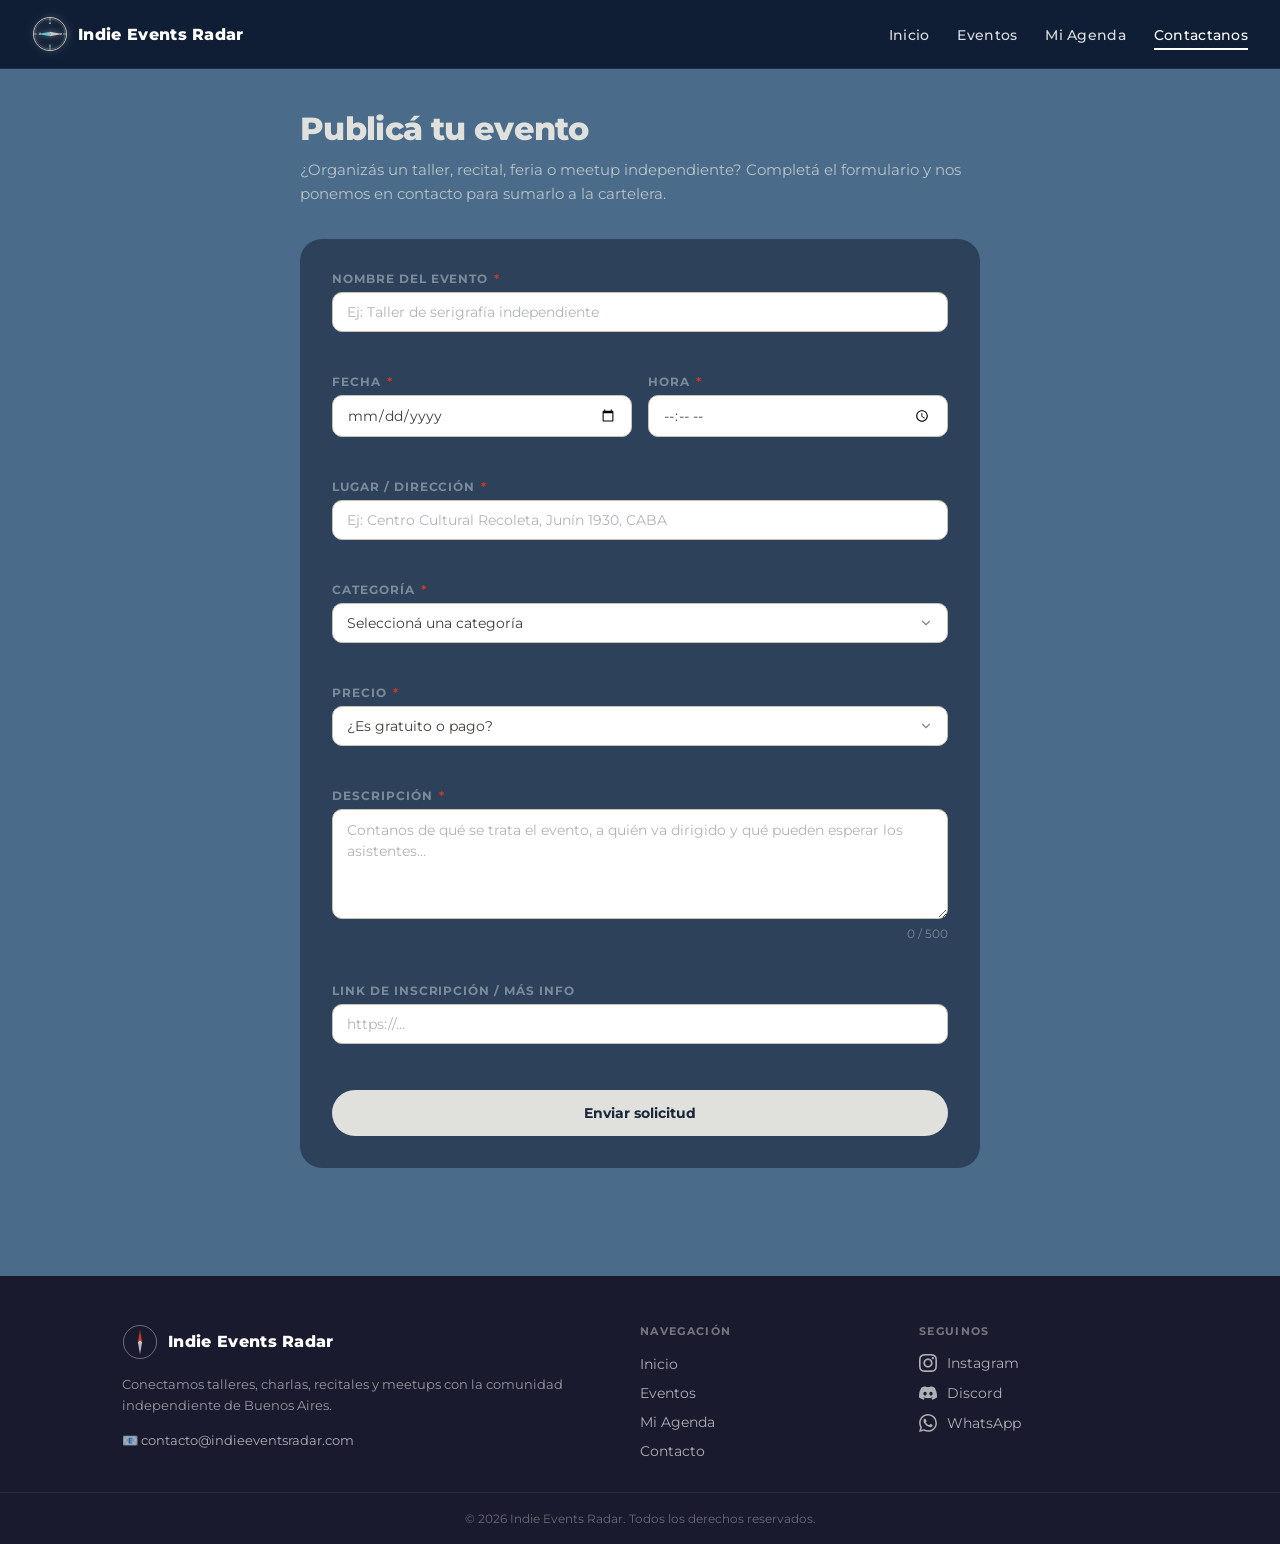
<file: assets/pages/contacto.html>
<!DOCTYPE html>
<html lang="es">

<head>
    <meta charset="UTF-8">
    <meta name="viewport" content="width=device-width, initial-scale=1.0">
    <link rel="shortcut icon" href="../img/logo.ico" type="image/x-icon">
    <link rel="preconnect" href="https://fonts.googleapis.com">
    <link rel="preconnect" href="https://fonts.gstatic.com" crossorigin>
    <link href="https://fonts.googleapis.com/css2?family=Montserrat:ital,wght@0,100..900;1,100..900&display=swap"
        rel="stylesheet">
    <link rel="stylesheet" href="../css/componentes.css">
    <link rel="stylesheet" href="../css/styles.css">
    <link rel="stylesheet" href="../css/responsive.css">
    <title>Publicá tu Evento | Indie Events Radar</title>
</head>

<body>
    <header>
        <div class="nav-wrapper">
            <svg class="nav-compass" id="nav-compass" viewBox="0 0 100 100" xmlns="http://www.w3.org/2000/svg">
                <circle cx="50" cy="50" r="46" fill="none" stroke="#333" stroke-width="2.5" />
                <circle cx="50" cy="50" r="42" fill="none" stroke="#555" stroke-width="0.8" />
                <line x1="50" y1="6" x2="50" y2="14" stroke="#333" stroke-width="2" />
                <line x1="50" y1="86" x2="50" y2="94" stroke="#333" stroke-width="2" />
                <line x1="6" y1="50" x2="14" y2="50" stroke="#333" stroke-width="2" />
                <line x1="86" y1="50" x2="94" y2="50" stroke="#333" stroke-width="2" />
                <text x="50" y="24" text-anchor="middle" font-size="9" font-weight="700" fill="#333"
                    font-family="Montserrat, sans-serif">N</text>
                <text x="50" y="83" text-anchor="middle" font-size="9" font-weight="700" fill="#333"
                    font-family="Montserrat, sans-serif">S</text>
                <text x="19" y="53.5" text-anchor="middle" font-size="9" font-weight="700" fill="#333"
                    font-family="Montserrat, sans-serif">O</text>
                <text x="81" y="53.5" text-anchor="middle" font-size="9" font-weight="700" fill="#333"
                    font-family="Montserrat, sans-serif">E</text>
                <polygon points="50,16 44,50 56,50" fill="#C0392B" />
                <polygon points="50,84 44,50 56,50" fill="#333" />
                <circle cx="50" cy="50" r="3.5" fill="#333" />
                <circle cx="50" cy="50" r="1.5" fill="#fff" />
            </svg>
            <span class="nav-sitename">Indie Events Radar</span>
<button class="nav-hamburger" id="nav-hamburger" aria-label="Abrir menú" aria-expanded="false">
                <span></span>
                <span></span>
                <span></span>
            </button>
                        <nav>
                <ul>
                    <li><a href="../../index.html">Inicio</a></li>
                    <li><a href="eventos.html">Eventos</a></li>
                    <li><a href="agenda.html">Mi Agenda</a></li>
                    <li><a href="contacto.html" class="active">Contactanos</a></li>
                </ul>
            </nav>
        </div>
    </header>

    <main>
        <section class="contacto-seccion">
            <div class="contacto-intro">
                <h1>Publicá tu evento</h1>
                <p>¿Organizás un taller, recital, feria o meetup independiente? Completá el formulario y nos ponemos en
                    contacto para sumarlo a la cartelera.</p>
            </div>

            <div class="contacto-form-wrapper">
                <form id="form-publicar-evento" novalidate>

                    <!-- Nombre del evento -->
                    <div class="form-grupo">
                        <label for="evento-nombre">Nombre del evento <span class="form-requerido">*</span></label>
                        <input type="text" id="evento-nombre" name="evento-nombre"
                            placeholder="Ej: Taller de serigrafía independiente" maxlength="100">
                        <p class="form-error" id="error-nombre" aria-live="polite"></p>
                    </div>

                    <!-- Fecha y hora -->
                    <div class="form-fila">
                        <div class="form-grupo">
                            <label for="evento-fecha">Fecha <span class="form-requerido">*</span></label>
                            <input type="date" id="evento-fecha" name="evento-fecha">
                            <p class="form-error" id="error-fecha" aria-live="polite"></p>
                        </div>
                        <div class="form-grupo">
                            <label for="evento-hora">Hora <span class="form-requerido">*</span></label>
                            <input type="time" id="evento-hora" name="evento-hora">
                            <p class="form-error" id="error-hora" aria-live="polite"></p>
                        </div>
                    </div>

                    <!-- Lugar -->
                    <div class="form-grupo">
                        <label for="evento-lugar">Lugar / Dirección <span class="form-requerido">*</span></label>
                        <input type="text" id="evento-lugar" name="evento-lugar"
                            placeholder="Ej: Centro Cultural Recoleta, Junín 1930, CABA">
                        <p class="form-error" id="error-lugar" aria-live="polite"></p>
                    </div>

                    <!-- Categoría -->
                    <div class="form-grupo">
                        <label for="evento-categoria">Categoría <span class="form-requerido">*</span></label>
                        <select id="evento-categoria" name="evento-categoria">
                            <option value="" disabled selected>Seleccioná una categoría</option>
                            <option value="🎵 Música">🎵 Música</option>
                            <option value="🎻 Música Clásica">🎻 Música Clásica</option>
                            <option value="🎭 Teatro">🎭 Teatro</option>
                            <option value="💃 Danza">💃 Danza</option>
                            <option value="🎉 Fiesta">🎉 Fiesta</option>
                            <option value="🏢 Expo">🏢 Expo</option>
                            <option value="🏗️ Exposiciones">🏗️ Exposiciones</option>
                            <option value="👔 Negocios">👔 Negocios</option>
                            <option value="Cultura">Cultura</option>
                            <option value="Tecnología">Tecnología</option>
                            <option value="Ferias">Ferias</option>
                            <option value="Congresos">Congresos</option>
                            <option value="Tango">Tango</option>
                        </select>
                        <p class="form-error" id="error-categoria" aria-live="polite"></p>
                    </div>

                    <!-- Precio -->
                    <div class="form-grupo">
                        <label for="evento-precio">Precio <span class="form-requerido">*</span></label>
                        <select id="evento-precio-tipo" name="evento-precio-tipo">
                            <option value="" disabled selected>¿Es gratuito o pago?</option>
                            <option value="Gratis">Gratuito</option>
                            <option value="Pago">Pago</option>
                        </select>
                        <input type="text" id="evento-precio" name="evento-precio"
                            placeholder="Ej: $3.500 / Entrada general" class="form-input-oculto">
                        <p class="form-error" id="error-precio" aria-live="polite"></p>
                    </div>

                    <!-- Descripción -->
                    <div class="form-grupo">
                        <label for="evento-descripcion">Descripción <span class="form-requerido">*</span></label>
                        <textarea id="evento-descripcion" name="evento-descripcion" rows="4"
                            placeholder="Contanos de qué se trata el evento, a quién va dirigido y qué pueden esperar los asistentes..."
                            maxlength="500"></textarea>
                        <p class="form-contador" id="contador-descripcion">0 / 500</p>
                        <p class="form-error" id="error-descripcion" aria-live="polite"></p>
                    </div>

                    <!-- Link -->
                    <div class="form-grupo">
                        <label for="evento-link">Link de inscripción / más info</label>
                        <input type="url" id="evento-link" name="evento-link" placeholder="https://...">
                        <p class="form-error" id="error-link" aria-live="polite"></p>
                    </div>

                    <!-- Mensaje de éxito -->
                    <p class="form-exito form-exito-oculto" id="form-exito" aria-live="polite">
                        âœ… ¡Tu evento fue enviado correctamente! Nos ponemos en contacto a la brevedad.
                    </p>

                    <button type="submit" class="form-btn-enviar">Enviar solicitud</button>

                </form>
            </div>
        </section>
    </main>

    <footer class="footer-principal">
        <div class="footer-inner">

            <!-- Columna 1: Logo + descripción -->
            <div class="footer-col footer-col--brand">
                <div class="footer-brand">
                    <svg class="footer-compass" viewBox="0 0 100 100" xmlns="http://www.w3.org/2000/svg">
                        <circle cx="50" cy="50" r="46" fill="none" stroke="rgba(255,255,255,0.4)" stroke-width="2.5" />
                        <polygon points="50,16 44,50 56,50" fill="#C0392B" />
                        <polygon points="50,84 44,50 56,50" fill="rgba(255,255,255,0.7)" />
                        <circle cx="50" cy="50" r="3.5" fill="rgba(255,255,255,0.9)" />
                        <circle cx="50" cy="50" r="1.5" fill="#1a1a2e" />
                    </svg>
                    <span class="footer-sitename">Indie Events Radar</span>
                </div>
                <p class="footer-desc">Conectamos talleres, charlas, recitales y meetups con la comunidad independiente
                    de Buenos Aires.</p>
                <a href="mailto:contacto@indieeventsradar.com" class="footer-mail">
                    📧 contacto@indieeventsradar.com
                </a>
            </div>

            <!-- Columna 2: Links rápidos -->
            <div class="footer-col">
                <h4 class="footer-heading">Navegación</h4>
                <ul class="footer-links">
                    <li><a href="../../index.html">Inicio</a></li>
                    <li><a href="eventos.html">Eventos</a></li>
                    <li><a href="agenda.html">Mi Agenda</a></li>
                    <li><a href="contacto.html">Contacto</a></li>
                </ul>
            </div>

            <!-- Columna 3: Redes sociales -->
            <div class="footer-col">
                <h4 class="footer-heading">Seguinos</h4>
                <div class="footer-socials">

                    <!-- Instagram -->
                    <a href="https://instagram.com/" target="_blank" aria-label="Instagram" title="Instagram">
                        <svg viewBox="0 0 24 24" xmlns="http://www.w3.org/2000/svg">
                            <path
                                d="M12 2.163c3.204 0 3.584.012 4.85.07 3.252.148 4.771 1.691 4.919 4.919.058 1.265.069 1.645.069 4.849 0 3.205-.012 3.584-.069 4.849-.149 3.225-1.664 4.771-4.919 4.919-1.266.058-1.644.07-4.85.07-3.204 0-3.584-.012-4.849-.07-3.26-.149-4.771-1.699-4.919-4.92-.058-1.265-.07-1.644-.07-4.849 0-3.204.013-3.583.07-4.849.149-3.227 1.664-4.771 4.919-4.919 1.266-.057 1.645-.069 4.849-.069zm0-2.163c-3.259 0-3.667.014-4.947.072-4.358.2-6.78 2.618-6.98 6.98-.059 1.281-.073 1.689-.073 4.948 0 3.259.014 3.668.072 4.948.2 4.358 2.618 6.78 6.98 6.98 1.281.058 1.689.072 4.948.072 3.259 0 3.668-.014 4.948-.072 4.354-.2 6.782-2.618 6.979-6.98.059-1.28.073-1.689.073-4.948 0-3.259-.014-3.667-.072-4.947-.196-4.354-2.617-6.78-6.979-6.98-1.281-.059-1.69-.073-4.949-.073zm0 5.838c-3.403 0-6.162 2.759-6.162 6.162s2.759 6.163 6.162 6.163 6.162-2.759 6.162-6.163c0-3.403-2.759-6.162-6.162-6.162zm0 10.162c-2.209 0-4-1.79-4-4 0-2.209 1.791-4 4-4s4 1.791 4 4c0 2.21-1.791 4-4 4zm6.406-11.845c-.796 0-1.441.645-1.441 1.44s.645 1.44 1.441 1.44c.795 0 1.439-.645 1.439-1.44s-.644-1.44-1.439-1.44z" />
                        </svg>
                        Instagram
                    </a>

                    <!-- Discord -->
                    <a href="https://discord.gg/" target="_blank" aria-label="Discord" title="Discord">
                        <svg viewBox="0 0 24 24" xmlns="http://www.w3.org/2000/svg">
                            <path
                                d="M20.317 4.37a19.791 19.791 0 0 0-4.885-1.515.074.074 0 0 0-.079.037c-.21.375-.444.864-.608 1.25a18.27 18.27 0 0 0-5.487 0 12.64 12.64 0 0 0-.617-1.25.077.077 0 0 0-.079-.037A19.736 19.736 0 0 0 3.677 4.37a.07.07 0 0 0-.032.027C.533 9.046-.32 13.58.099 18.057c.002.022.015.043.033.055a19.9 19.9 0 0 0 5.993 3.03.077.077 0 0 0 .084-.028 14.09 14.09 0 0 0 1.226-1.994.075.075 0 0 0-.041-.104 13.12 13.12 0 0 1-1.872-.892.077.077 0 0 1-.008-.128 10.2 10.2 0 0 0 .372-.292.074.074 0 0 1 .077-.01c3.928 1.793 8.18 1.793 12.062 0a.074.074 0 0 1 .078.01c.12.098.246.198.373.292a.077.077 0 0 1-.006.127 12.299 12.299 0 0 1-1.873.892.077.077 0 0 0-.041.107c.36.698.772 1.362 1.225 1.993a.076.076 0 0 0 .084.028 19.839 19.839 0 0 0 6.002-3.03.077.077 0 0 0 .032-.054c.5-5.177-.838-9.674-3.549-13.66a.061.061 0 0 0-.031-.03zM8.02 15.33c-1.183 0-2.157-1.085-2.157-2.419 0-1.333.956-2.419 2.157-2.419 1.21 0 2.176 1.096 2.157 2.42 0 1.333-.956 2.418-2.157 2.418zm7.975 0c-1.183 0-2.157-1.085-2.157-2.419 0-1.333.955-2.419 2.157-2.419 1.21 0 2.176 1.096 2.157 2.42 0 1.333-.946 2.418-2.157 2.418z" />
                        </svg>
                        Discord
                    </a>

                    <!-- WhatsApp -->
                    <a href="https://wa.me/tunumerodecelular" target="_blank" aria-label="WhatsApp" title="WhatsApp">
                        <svg viewBox="0 0 24 24" xmlns="http://www.w3.org/2000/svg">
                            <path
                                d="M17.472 14.382c-.297-.149-1.758-.867-2.03-.967-.273-.099-.471-.148-.67.15-.197.297-.767.966-.94 1.164-.173.199-.347.223-.644.075-.297-.15-1.255-.463-2.39-1.475-.883-.788-1.48-1.761-1.653-2.059-.173-.297-.018-.458.13-.606.134-.133.298-.347.446-.52.149-.174.198-.298.298-.497.099-.198.05-.371-.025-.52-.075-.149-.669-1.612-.916-2.207-.242-.579-.487-.5-.669-.51a12.8 12.8 0 0 0-.57-.01c-.198 0-.52.074-.792.372-.272.297-1.04 1.016-1.04 2.479 0 1.462 1.065 2.875 1.213 3.074.149.198 2.096 3.2 5.077 4.487.709.306 1.262.489 1.694.625.712.227 1.36.195 1.871.118.571-.085 1.758-.719 2.006-1.413.248-.694.248-1.289.173-1.413-.074-.124-.272-.198-.57-.347m-5.421 7.403h-.004a9.87 9.87 0 0 1-5.031-1.378l-.361-.214-3.741.982.998-3.648-.235-.374a9.86 9.86 0 0 1-1.51-5.26c.001-5.45 4.436-9.884 9.888-9.884 2.64 0 5.122 1.03 6.988 2.898a9.825 9.825 0 0 1 2.893 6.994c-.003 5.45-4.437 9.884-9.885 9.884m8.413-18.297A11.815 11.815 0 0 0 12.05 0C5.495 0 .16 5.335.157 11.892c0 2.096.547 4.142 1.588 5.945L.057 24l6.305-1.654a11.882 11.882 0 0 0 5.683 1.448h.005c6.554 0 11.89-5.335 11.893-11.893a11.821 11.821 0 0 0-3.48-8.413z" />
                        </svg>
                        WhatsApp
                    </a>

                </div>
            </div>

        </div>

        <div class="footer-bottom">
            <p>&copy; 2026 Indie Events Radar. Todos los derechos reservados.</p>
        </div>
    </footer>

    <script src="../js/utils.js"></script>
    <script src="../js/contacto.js"></script>
    <script src="../js/nav.js"></script>
</body>

</html>
</file>
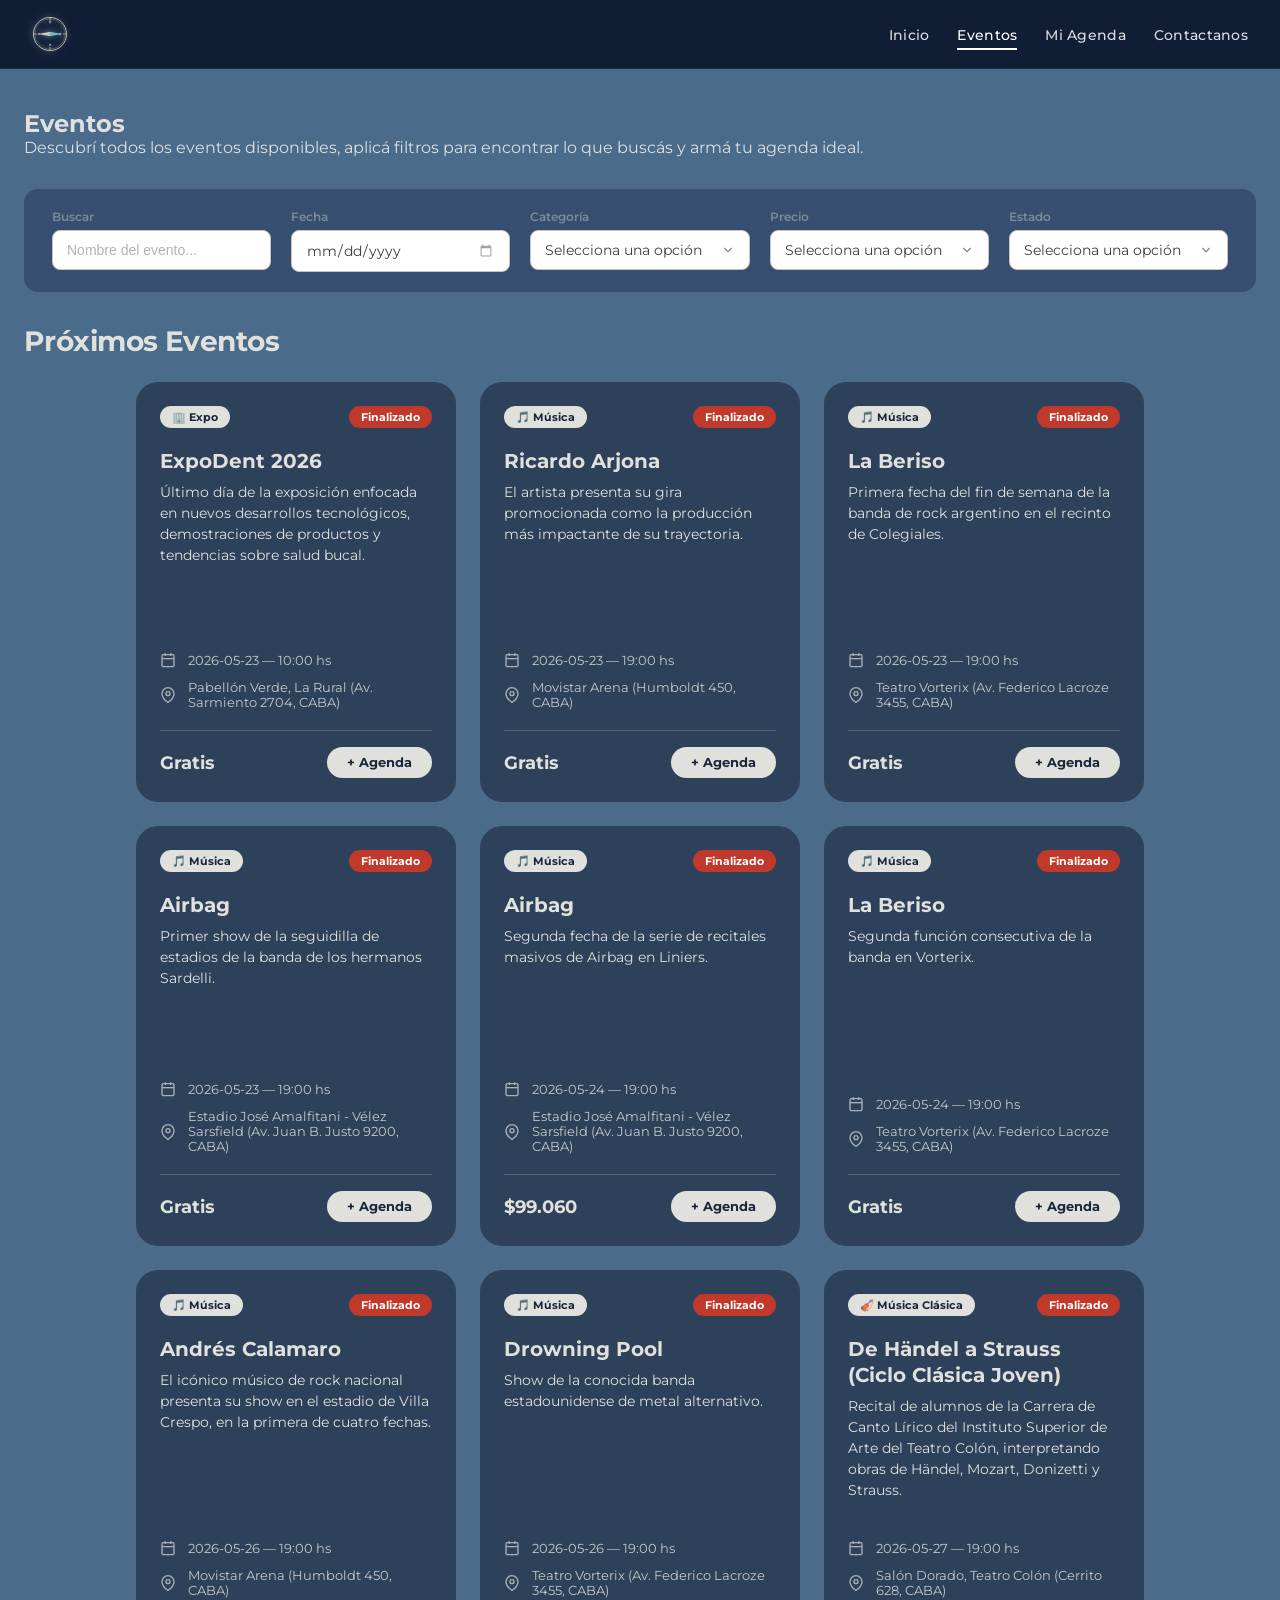
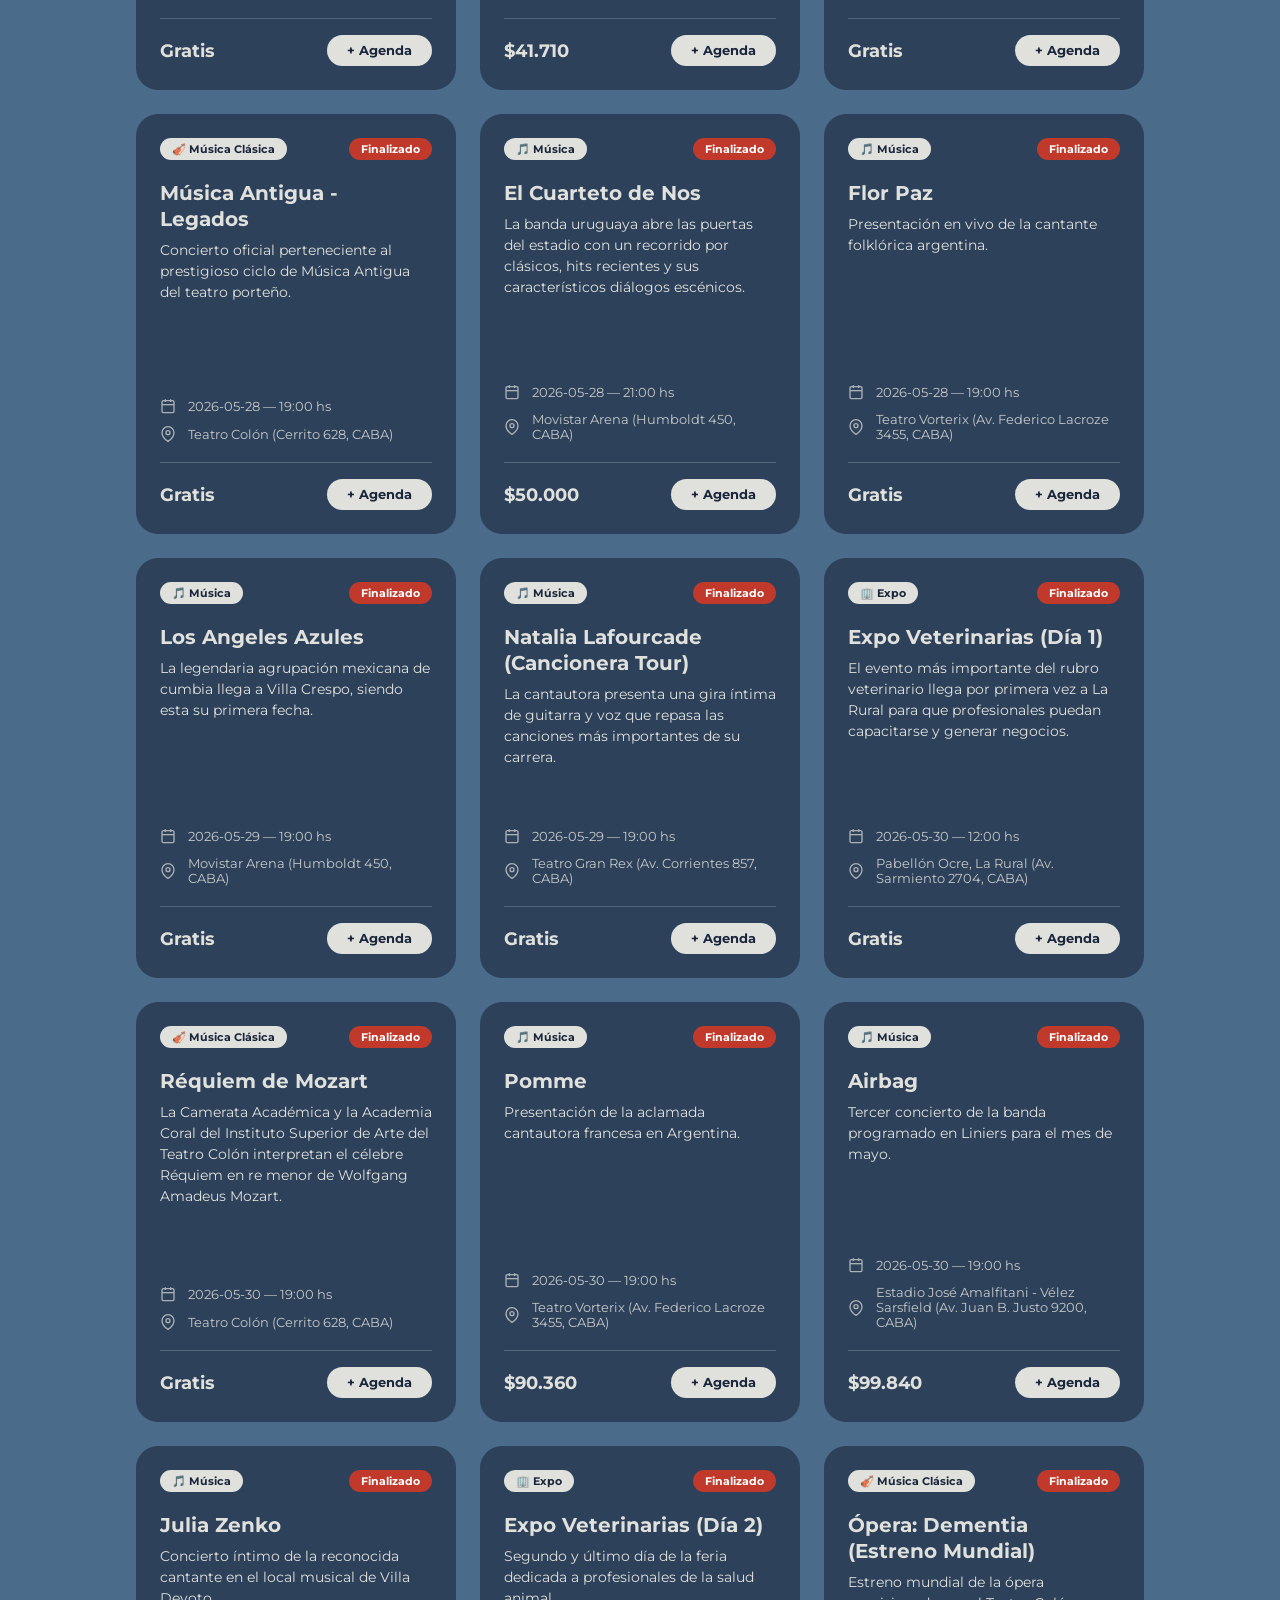
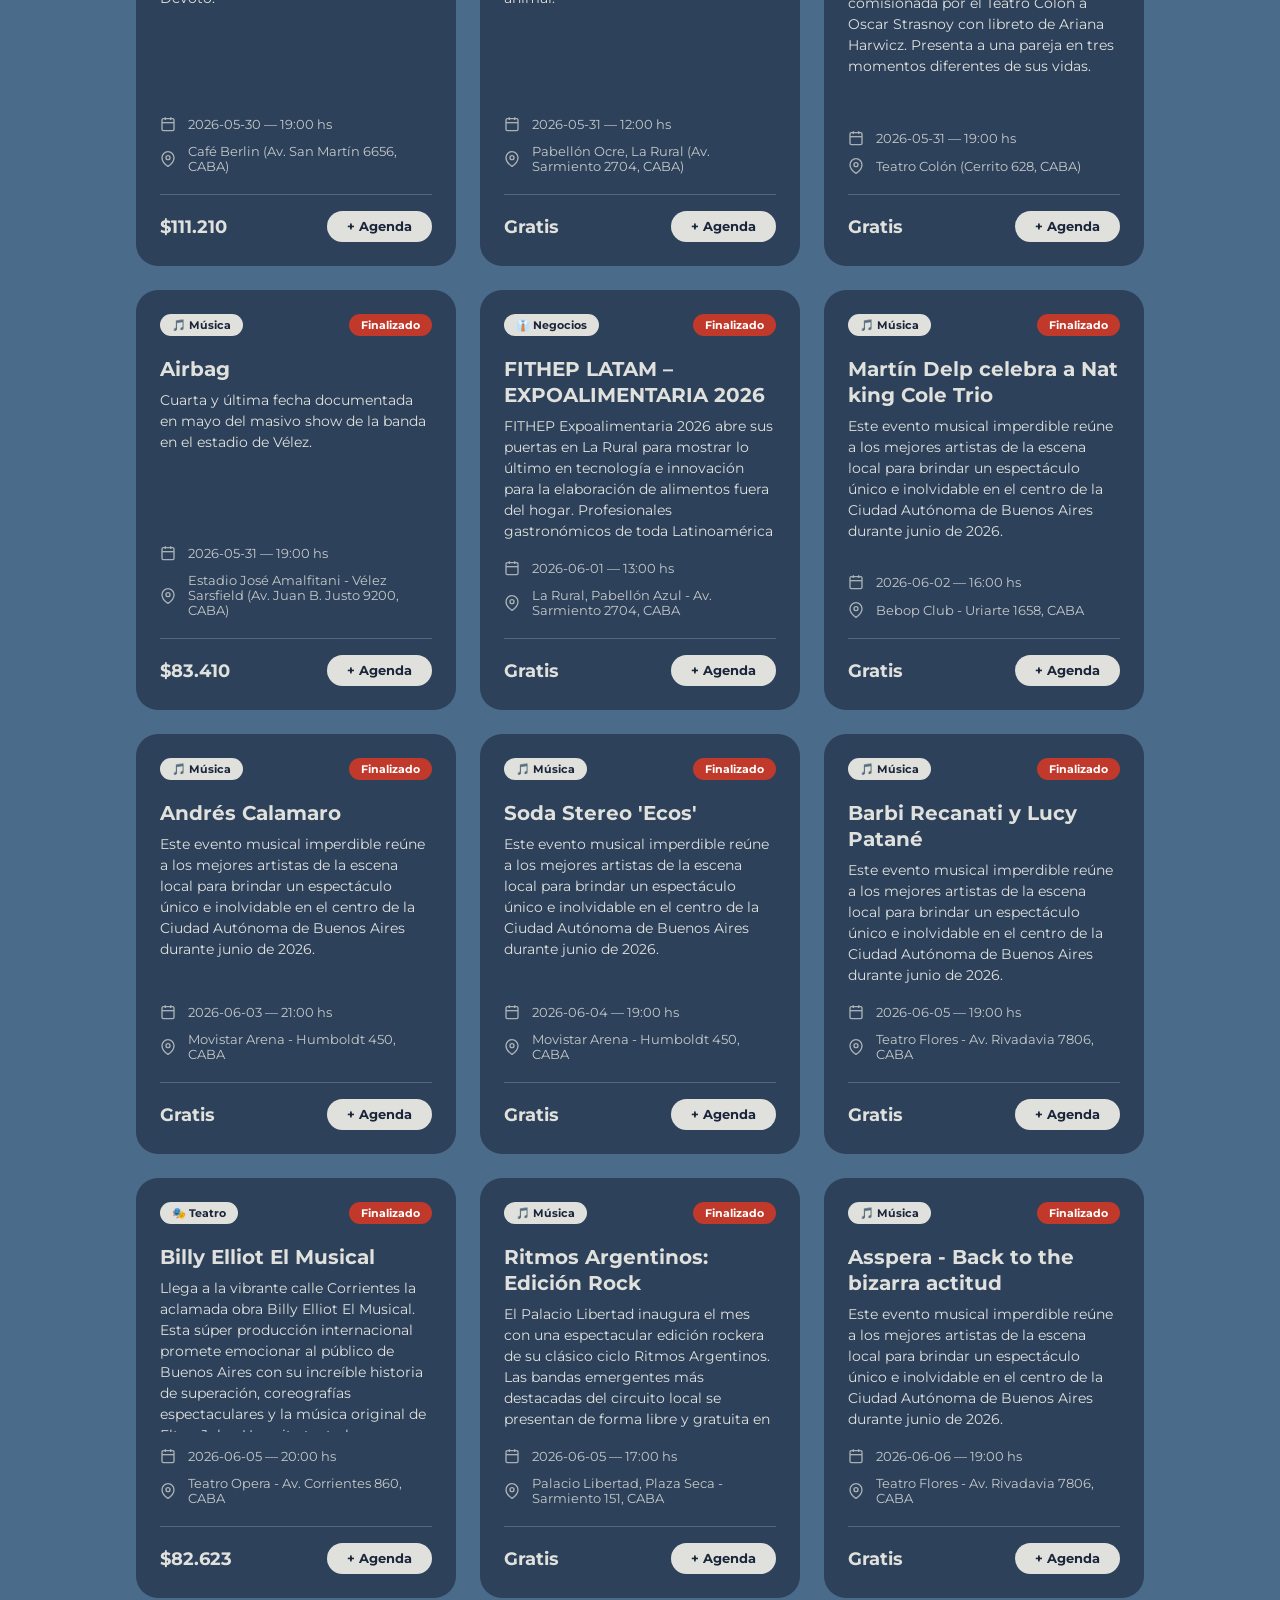
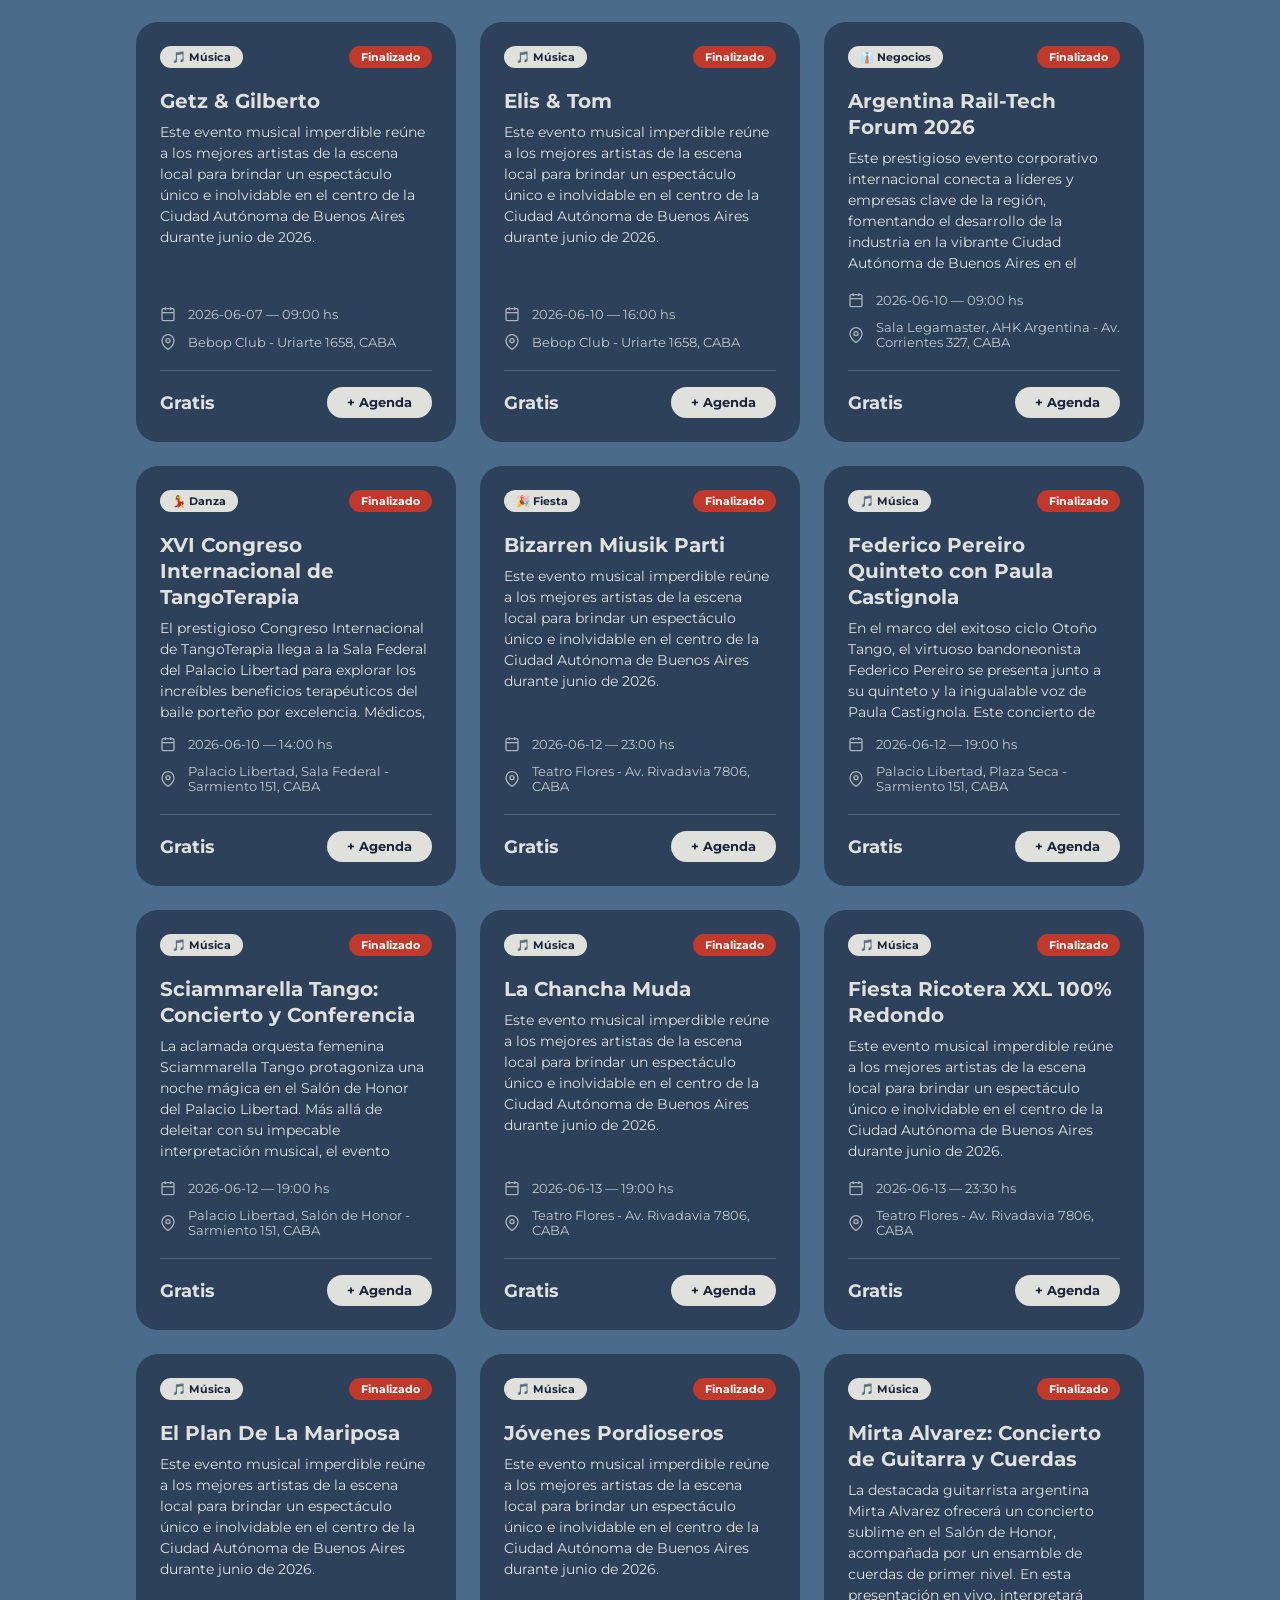
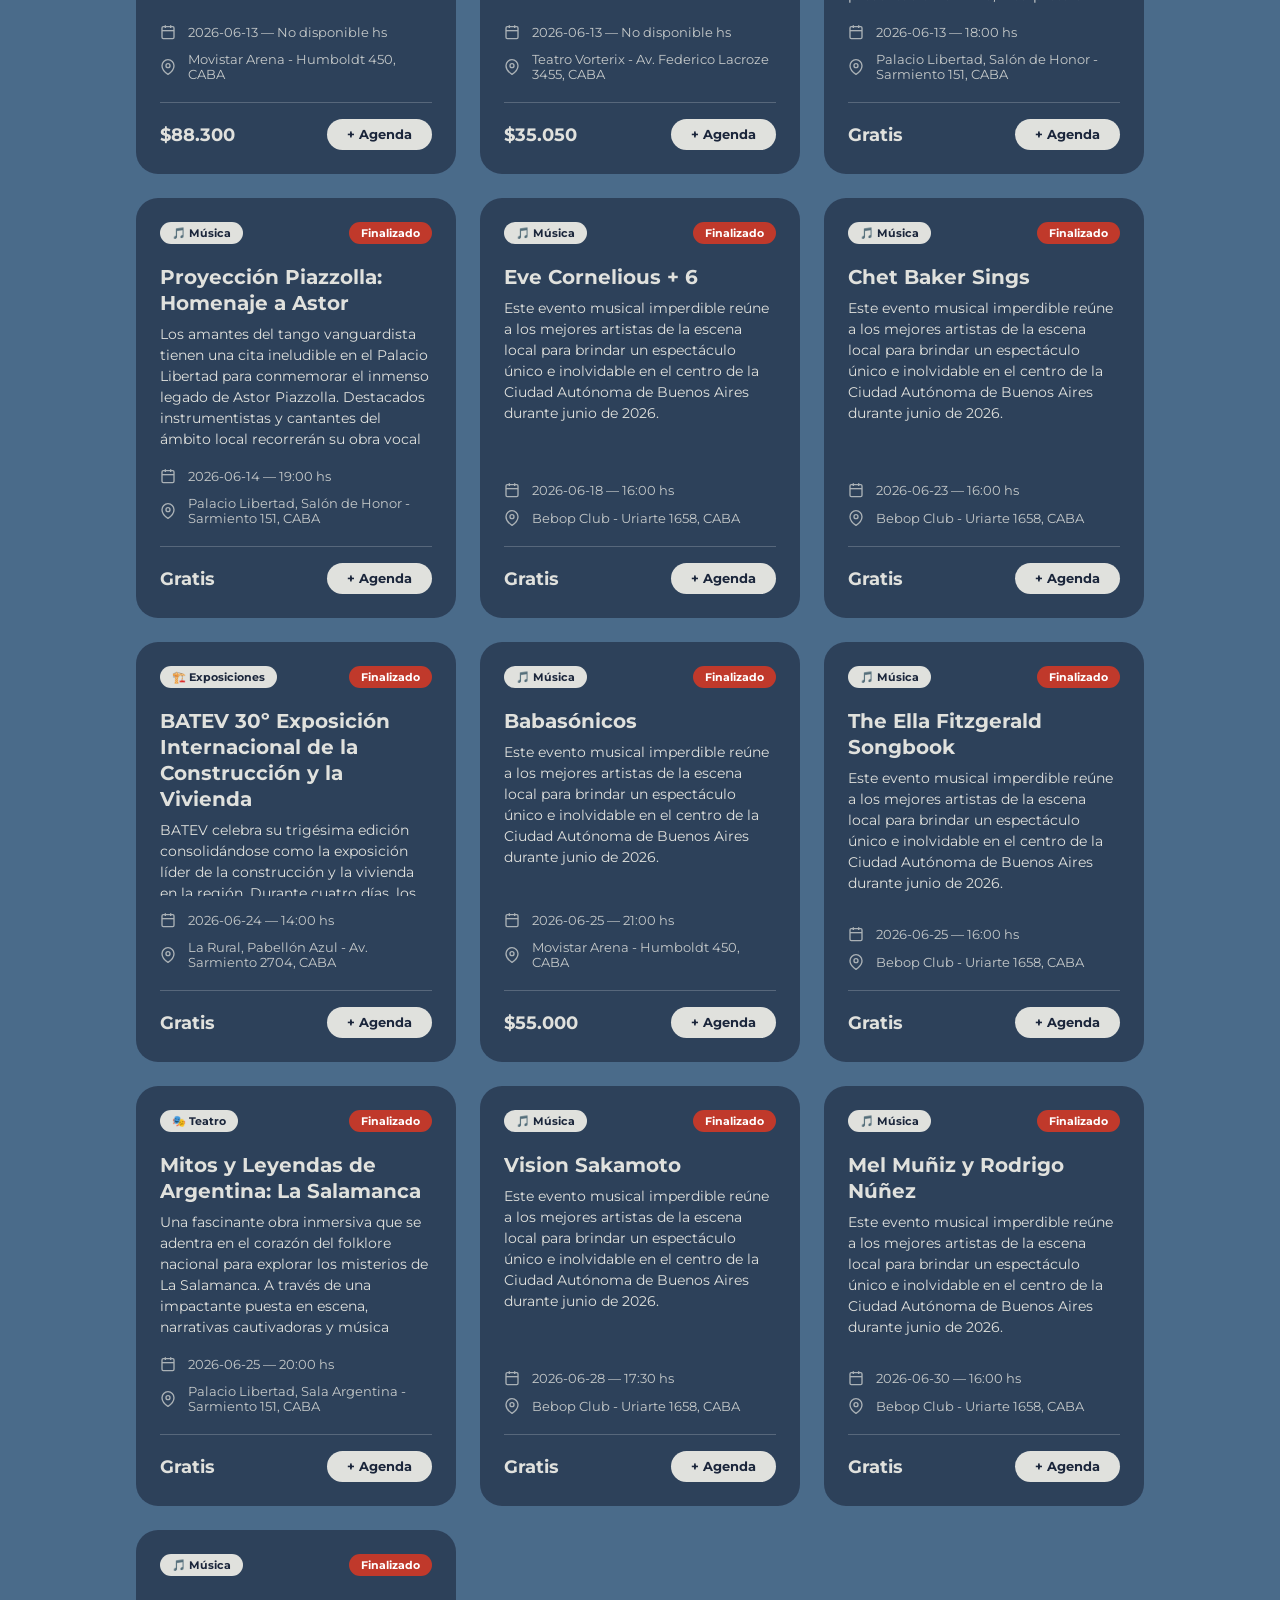
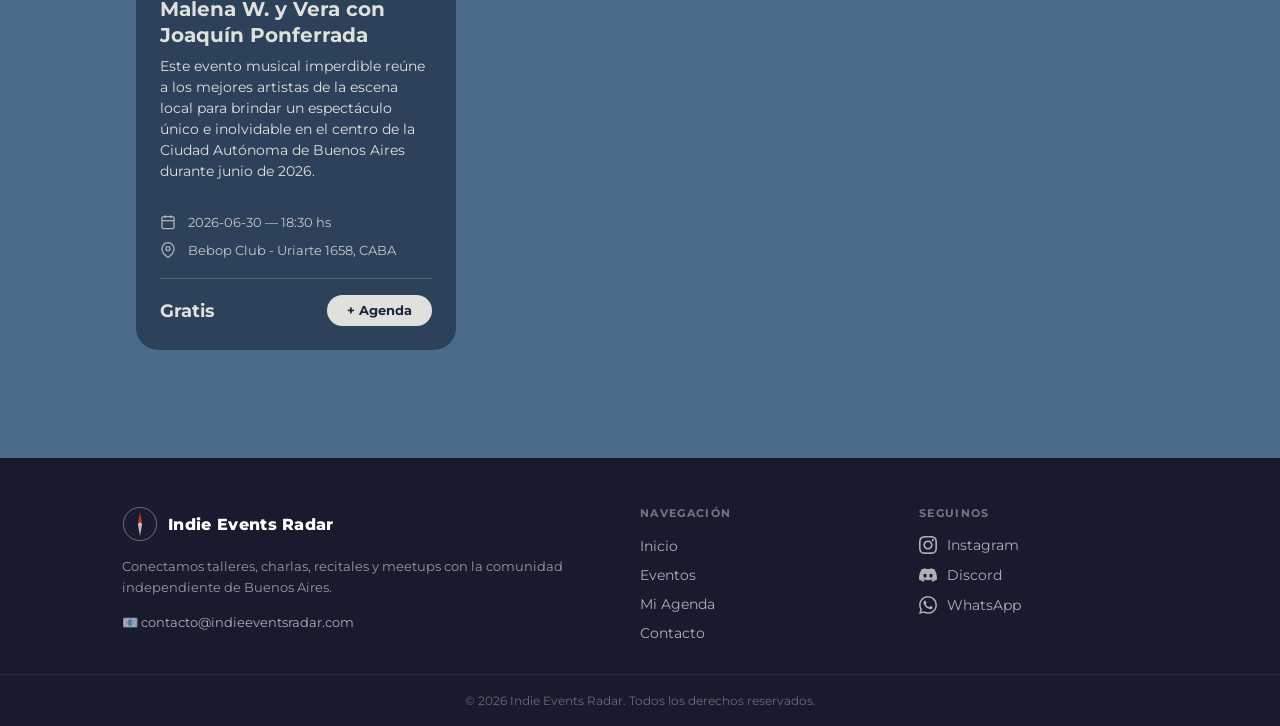
<file: assets/pages/eventos.html>
﻿<!DOCTYPE html>
<html lang="es">

<head>
    <meta charset="UTF-8">
    <meta name="viewport" content="width=device-width, initial-scale=1.0">
    <!-- Icono de la pestaña -->
    <link rel="shortcut icon" href="../img/logo.ico" type="image/x-icon">
    <!-- Tipografía: Google Fonts (Montserrat) -->
    <link rel="preconnect" href="https://fonts.googleapis.com">
    <link rel="preconnect" href="https://fonts.gstatic.com" crossorigin>
    <link href="https://fonts.googleapis.com/css2?family=Montserrat:ital,wght@0,100..900;1,100..900&display=swap"
        rel="stylesheet">
    <!-- Hojas de estilo (CSS) -->
    <link rel="stylesheet" href="../css/componentes.css">
    <link rel="stylesheet" href="../css/styles.css">
    <link rel="stylesheet" href="../css/responsive.css">
    <!--Nombre de la página que aparece en la pestaña del navegador-->
    <title>Cartelera de Eventos | Indie Events Radar</title>
</head>

<body>
    <!-- Encabezado principal de la página, contiene la brújula y la navegación -->
    <header>
        <div class="nav-wrapper">
            <!-- Icono de brújula que rota según la página actual -->
            <svg class="nav-compass" id="nav-compass" viewBox="0 0 100 100" xmlns="http://www.w3.org/2000/svg">
                <circle cx="50" cy="50" r="46" fill="none" stroke="#333" stroke-width="2.5" />
                <circle cx="50" cy="50" r="42" fill="none" stroke="#555" stroke-width="0.8" />
                <line x1="50" y1="6" x2="50" y2="14" stroke="#333" stroke-width="2" />
                <line x1="50" y1="86" x2="50" y2="94" stroke="#333" stroke-width="2" />
                <line x1="6" y1="50" x2="14" y2="50" stroke="#333" stroke-width="2" />
                <line x1="86" y1="50" x2="94" y2="50" stroke="#333" stroke-width="2" />
                <text x="50" y="24" text-anchor="middle" font-size="9" font-weight="700" fill="#333"
                    font-family="Montserrat, sans-serif">N</text>
                <text x="50" y="83" text-anchor="middle" font-size="9" font-weight="700" fill="#333"
                    font-family="Montserrat, sans-serif">S</text>
                <text x="19" y="53.5" text-anchor="middle" font-size="9" font-weight="700" fill="#333"
                    font-family="Montserrat, sans-serif">O</text>
                <text x="81" y="53.5" text-anchor="middle" font-size="9" font-weight="700" fill="#333"
                    font-family="Montserrat, sans-serif">E</text>
                <polygon points="50,16 44,50 56,50" fill="#C0392B" />
                <polygon points="50,84 44,50 56,50" fill="#333" />
                <circle cx="50" cy="50" r="3.5" fill="#333" />
                <circle cx="50" cy="50" r="1.5" fill="#fff" />
            </svg>            <!-- Navegación principal del sitio -->
<button class="nav-hamburger" id="nav-hamburger" aria-label="Abrir menú" aria-expanded="false">
                <span></span>
                <span></span>
                <span></span>
            </button>
                        <nav>
                <ul>
                    <li><a href="../../index.html">Inicio</a></li>
                    <li><a href="eventos.html" class="active">Eventos</a></li>
                    <li><a href="agenda.html">Mi Agenda</a></li>
                    <li><a href="contacto.html">Contactanos</a></li>
                </ul>
            </nav>
        </div>
    </header>

    <!-- Contenido principal de la cartelera de eventos -->
    <main>
        <section class="encabezado-eventos"
            style="display: flex; justify-content: space-between; align-items: center; flex-wrap: wrap; gap: 16px;">
            <div>
                <h1 class="titulo-evento">Eventos</h1>
                <p class="p-evento">Descubrí todos los eventos disponibles, aplicá filtros para encontrar lo que buscás
                    y armá tu agenda ideal.</p>
            </div>
        </section>

        <!-- Panel lateral para los filtros de búsqueda -->
        <aside class="filtros-seccion">
            <div class="filtro-grupo">
                <label for="filtro-buscar">Buscar</label>
                <input type="text" id="filtro-buscar" placeholder="Nombre del evento...">
            </div>
            <div class="filtro-grupo">
                <label for="filtro-fecha">Fecha</label>
                <input type="date" id="filtro-fecha" placeholder="dd/mm/aaaa">
            </div>
            <div class="filtro-grupo">
                <label for="filtro-categoria">Categoría</label>
                <select id="filtro-categoria">
                    <option value="" disabled selected>Selecciona una opción</option>
                </select>
            </div>
            <div class="filtro-grupo">
                <label for="filtro-precio">Precio</label>
                <select id="filtro-precio">
                    <option value="" disabled selected>Selecciona una opción</option>
                    <option value="Todos">Todos</option>
                    <option value="Gratuito">Gratuito</option>
                    <option value="Pago">Pago</option>
                </select>
            </div>
            <div class="filtro-grupo">
                <label for="filtro-estado">Estado</label>
                <select id="filtro-estado">
                    <option value="" disabled selected>Selecciona una opción</option>
                    <option value="Hoy">Hoy</option>
                    <option value="Proximamente">Próximamente</option>
                    <option value="Finalizado">Finalizado</option>
                </select>
            </div>
        </aside>

        <!-- Sección principal donde se muestra la cuadrícula de eventos -->
        <section class="grilla-eventos-seccion">
            <h2>Próximos Eventos</h2>
            <!-- Contenedor dinámico donde Javascript inyectará los elementos <article> de cada tarjeta -->
            <div id="contenedor-cards-eventos"></div>
        </section>

        <!-- Contenedor del modal de detalles del evento (fuera del flujo normal) -->
        <aside id="modal-detalle-evento" class="modal-oculto">
        </aside>

        <!-- Overlay de animación del gato ASCII -->
        <div id="animacion-overlay" class="animacion-oculta">
            <pre class="animacion-gato"></pre>
            <pre class="animacion-gato"></pre>
            <pre class="animacion-gato"></pre>
        </div>
    </main>

    <footer class="footer-principal">
        <div class="footer-inner">

            <!-- Columna 1: Logo + descripción -->
            <div class="footer-col footer-col--brand">
                <div class="footer-brand">
                    <svg class="footer-compass" viewBox="0 0 100 100" xmlns="http://www.w3.org/2000/svg">
                        <circle cx="50" cy="50" r="46" fill="none" stroke="rgba(255,255,255,0.4)" stroke-width="2.5" />
                        <polygon points="50,16 44,50 56,50" fill="#C0392B" />
                        <polygon points="50,84 44,50 56,50" fill="rgba(255,255,255,0.7)" />
                        <circle cx="50" cy="50" r="3.5" fill="rgba(255,255,255,0.9)" />
                        <circle cx="50" cy="50" r="1.5" fill="#1a1a2e" />
                    </svg>                    <span class="footer-sitename">Indie Events Radar</span>
                </div>
                <p class="footer-desc">Conectamos talleres, charlas, recitales y meetups con la comunidad independiente
                    de Buenos Aires.</p>
                <a href="mailto:contacto@indieeventsradar.com" class="footer-mail">
                    📧 contacto@indieeventsradar.com
                </a>
            </div>

            <!-- Columna 2: Links rápidos -->
            <div class="footer-col">
                <h4 class="footer-heading">Navegación</h4>
                <ul class="footer-links">
                    <li><a href="../../index.html">Inicio</a></li>
                    <li><a href="eventos.html">Eventos</a></li>
                    <li><a href="agenda.html">Mi Agenda</a></li>
                    <li><a href="contacto.html">Contacto</a></li>
                </ul>
            </div>

            <!-- Columna 3: Redes sociales -->
            <div class="footer-col">
                <h4 class="footer-heading">Seguinos</h4>
                <div class="footer-socials">

                    <!-- Instagram -->
                    <a href="https://instagram.com/" target="_blank" aria-label="Instagram" title="Instagram">
                        <svg viewBox="0 0 24 24" xmlns="http://www.w3.org/2000/svg">
                            <path
                                d="M12 2.163c3.204 0 3.584.012 4.85.07 3.252.148 4.771 1.691 4.919 4.919.058 1.265.069 1.645.069 4.849 0 3.205-.012 3.584-.069 4.849-.149 3.225-1.664 4.771-4.919 4.919-1.266.058-1.644.07-4.85.07-3.204 0-3.584-.012-4.849-.07-3.26-.149-4.771-1.699-4.919-4.92-.058-1.265-.07-1.644-.07-4.849 0-3.204.013-3.583.07-4.849.149-3.227 1.664-4.771 4.919-4.919 1.266-.057 1.645-.069 4.849-.069zm0-2.163c-3.259 0-3.667.014-4.947.072-4.358.2-6.78 2.618-6.98 6.98-.059 1.281-.073 1.689-.073 4.948 0 3.259.014 3.668.072 4.948.2 4.358 2.618 6.78 6.98 6.98 1.281.058 1.689.072 4.948.072 3.259 0 3.668-.014 4.948-.072 4.354-.2 6.782-2.618 6.979-6.98.059-1.28.073-1.689.073-4.948 0-3.259-.014-3.667-.072-4.947-.196-4.354-2.617-6.78-6.979-6.98-1.281-.059-1.69-.073-4.949-.073zm0 5.838c-3.403 0-6.162 2.759-6.162 6.162s2.759 6.163 6.162 6.163 6.162-2.759 6.162-6.163c0-3.403-2.759-6.162-6.162-6.162zm0 10.162c-2.209 0-4-1.79-4-4 0-2.209 1.791-4 4-4s4 1.791 4 4c0 2.21-1.791 4-4 4zm6.406-11.845c-.796 0-1.441.645-1.441 1.44s.645 1.44 1.441 1.44c.795 0 1.439-.645 1.439-1.44s-.644-1.44-1.439-1.44z" />
                        </svg>                        Instagram
                    </a>

                    <!-- Discord -->
                    <a href="https://discord.gg/" target="_blank" aria-label="Discord" title="Discord">
                        <svg viewBox="0 0 24 24" xmlns="http://www.w3.org/2000/svg">
                            <path
                                d="M20.317 4.37a19.791 19.791 0 0 0-4.885-1.515.074.074 0 0 0-.079.037c-.21.375-.444.864-.608 1.25a18.27 18.27 0 0 0-5.487 0 12.64 12.64 0 0 0-.617-1.25.077.077 0 0 0-.079-.037A19.736 19.736 0 0 0 3.677 4.37a.07.07 0 0 0-.032.027C.533 9.046-.32 13.58.099 18.057c.002.022.015.043.033.055a19.9 19.9 0 0 0 5.993 3.03.077.077 0 0 0 .084-.028 14.09 14.09 0 0 0 1.226-1.994.075.075 0 0 0-.041-.104 13.12 13.12 0 0 1-1.872-.892.077.077 0 0 1-.008-.128 10.2 10.2 0 0 0 .372-.292.074.074 0 0 1 .077-.01c3.928 1.793 8.18 1.793 12.062 0a.074.074 0 0 1 .078.01c.12.098.246.198.373.292a.077.077 0 0 1-.006.127 12.299 12.299 0 0 1-1.873.892.077.077 0 0 0-.041.107c.36.698.772 1.362 1.225 1.993a.076.076 0 0 0 .084.028 19.839 19.839 0 0 0 6.002-3.03.077.077 0 0 0 .032-.054c.5-5.177-.838-9.674-3.549-13.66a.061.061 0 0 0-.031-.03zM8.02 15.33c-1.183 0-2.157-1.085-2.157-2.419 0-1.333.956-2.419 2.157-2.419 1.21 0 2.176 1.096 2.157 2.42 0 1.333-.956 2.418-2.157 2.418zm7.975 0c-1.183 0-2.157-1.085-2.157-2.419 0-1.333.955-2.419 2.157-2.419 1.21 0 2.176 1.096 2.157 2.42 0 1.333-.946 2.418-2.157 2.418z" />
                        </svg>                        Discord
                    </a>

                    <!-- WhatsApp -->
                    <a href="https://wa.me/tunumerodecelular" target="_blank" aria-label="WhatsApp" title="WhatsApp">
                        <svg viewBox="0 0 24 24" xmlns="http://www.w3.org/2000/svg">
                            <path
                                d="M17.472 14.382c-.297-.149-1.758-.867-2.03-.967-.273-.099-.471-.148-.67.15-.197.297-.767.966-.94 1.164-.173.199-.347.223-.644.075-.297-.15-1.255-.463-2.39-1.475-.883-.788-1.48-1.761-1.653-2.059-.173-.297-.018-.458.13-.606.134-.133.298-.347.446-.52.149-.174.198-.298.298-.497.099-.198.05-.371-.025-.52-.075-.149-.669-1.612-.916-2.207-.242-.579-.487-.5-.669-.51a12.8 12.8 0 0 0-.57-.01c-.198 0-.52.074-.792.372-.272.297-1.04 1.016-1.04 2.479 0 1.462 1.065 2.875 1.213 3.074.149.198 2.096 3.2 5.077 4.487.709.306 1.262.489 1.694.625.712.227 1.36.195 1.871.118.571-.085 1.758-.719 2.006-1.413.248-.694.248-1.289.173-1.413-.074-.124-.272-.198-.57-.347m-5.421 7.403h-.004a9.87 9.87 0 0 1-5.031-1.378l-.361-.214-3.741.982.998-3.648-.235-.374a9.86 9.86 0 0 1-1.51-5.26c.001-5.45 4.436-9.884 9.888-9.884 2.64 0 5.122 1.03 6.988 2.898a9.825 9.825 0 0 1 2.893 6.994c-.003 5.45-4.437 9.884-9.885 9.884m8.413-18.297A11.815 11.815 0 0 0 12.05 0C5.495 0 .16 5.335.157 11.892c0 2.096.547 4.142 1.588 5.945L.057 24l6.305-1.654a11.882 11.882 0 0 0 5.683 1.448h.005c6.554 0 11.89-5.335 11.893-11.893a11.821 11.821 0 0 0-3.48-8.413z" />
                        </svg>                        WhatsApp
                    </a>

                </div>
            </div>

        </div>

        <div class="footer-bottom">
            <p>&copy; 2026 Indie Events Radar. Todos los derechos reservados.</p>
        </div>
    </footer>

    <!-- Carga de scripts: datos, utilidades y lógica específica de la vista de eventos -->
    <script src="../data/data.js"></script>
    <script src="../js/utils.js"></script>
    <script src="../js/eventos.js"></script>
    <script src="../js/nav.js"></script>
</body>

</html>
</file>
<file: assets/css/componentes.css>
/* COMPONENTES — Elementos reutilizables del sitio */

/* ---------- Sección título de grilla ---------- */
.grilla-eventos-seccion>h2 {
  font-size: 1.75rem;
  font-weight: 700;
  color: #403E39;
  margin-bottom: 24px;
  letter-spacing: -0.02em;
}

/* ---------- Íconos sociales en sección comunidad ---------- */
.comunidad-socials {
  display: flex;
  gap: 14px;
  margin-top: 14px;
  align-items: center;
}

.comunidad-socials a {
  display: flex;
  align-items: center;
  justify-content: center;
  width: 40px;
  height: 40px;
  border-radius: 50%;
  background-color: rgba(255, 255, 255, 0.15);
  border: 1px solid rgba(255, 255, 255, 0.25);
  color: #ffffff;
  transition: background-color 0.2s, transform 0.2s;
}

.comunidad-socials a:hover {
  background-color: rgba(255, 255, 255, 0.28);
  transform: scale(1.12);
}

.comunidad-socials svg {
  width: 20px;
  height: 20px;
  fill: #ffffff;
}

/* ---------- Barra de filtros ---------- */
.filtros-seccion {
  background-color: rgb(27 38 75 / 42%);
  border: none;
  border-radius: 14px;
  padding: 20px 28px;
  display: flex;
  justify-content: space-between;
  align-items: flex-start;
  gap: 20px;
}

.filtro-grupo {
  display: flex;
  flex-direction: column;
  flex: 1;
}

.filtros-seccion label {
  font-size: 0.75rem;
  font-weight: 600;
  color: #7A8B99;
  margin-bottom: 6px;
}

.filtros-seccion input,
.filtros-seccion select {
  font-family: 'Montserrat', sans-serif;
  font-size: 0.875rem;
  color: #403E39;
  background-color: #FFFFFF;
  border: 1px solid #C8C2B8;
  border-radius: 8px;
  padding: 10px 14px;
  outline: none;
  width: 100%;
  transition: border-color 0.2s, box-shadow 0.2s;
}

.filtros-seccion select {
  appearance: none;
  background-image: url("data:image/svg+xml;charset=UTF-8,%3Csvg xmlns='http://www.w3.org/2000/svg' viewBox='0 0 24 24' fill='none' stroke='%23888888' stroke-width='2' stroke-linecap='round' stroke-linejoin='round'%3E%3Cpolyline points='6 9 12 15 18 9'%3E%3C/polyline%3E%3C/svg%3E");
  background-repeat: no-repeat;
  background-position: right 14px center;
  background-size: 14px;
  padding-right: 36px;
  color: #B0B3B8;
}

.filtros-seccion select:not(:invalid) {
  color: #403E39;
}

.filtros-seccion input:focus,
.filtros-seccion select:focus {
  border-color: #7A8B99;
  box-shadow: 0 0 0 3px rgba(122, 139, 153, 0.15);
}

.filtros-seccion input::placeholder {
  color: #B0B3B8;
  font-family: sans-serif;
}

.filtros-seccion input[type="date"] {
  position: relative;
}

.filtros-seccion input[type="date"]::-webkit-calendar-picker-indicator {
  cursor: pointer;
  opacity: 0.6;
  filter: invert(0.4);
}

/* ---------- Grilla de cards ---------- */
#contenedor-cards-eventos {
  display: grid;
  grid-template-columns: repeat(auto-fill, 320px);
  gap: 24px;
  justify-content: center;
}

#contenedor-cards-eventos>p {
  grid-column: 1 / -1;
  font-size: 0.95rem;
  color: #9C9790;
  font-style: italic;
  text-align: center;
  padding: 40px 0;
}

/* ---------- Card individual ---------- */
.card-evento {
  background-color: #1B263B99;
  border-radius: 22px;
  padding: 24px;
  display: flex;
  flex-direction: column;
  gap: 16px;
  cursor: pointer;
  transition: box-shadow 0.25s, transform 0.25s;
  font-family: 'Montserrat', sans-serif;
  width: 320px;
  height: 420px;
  max-width: 100%;
  overflow: hidden;
}

.card-evento:hover {
  box-shadow: 0 8px 32px rgba(0, 0, 0, 0.35);
  transform: translateY(-4px);
}

/* --- Badges --- */
.card-header {
  display: flex;
  justify-content: space-between;
  align-items: center;
  gap: 8px;
}

.badge {
  font-family: 'Montserrat', sans-serif;
  font-size: 0.7rem;
  font-weight: 700;
  border-radius: 9999px;
  padding: 4px 12px;
  white-space: nowrap;
}

.badge-categoria {
  background-color: #E0E1DD;
  color: #1B263B;
}

.badge-proximamente {
  background-color: #E0E1DD;
  color: #1B263B;
}

.badge-terminado {
  background-color: #C0392B;
  color: #ffffff;
}

/* --- Cuerpo: título + descripción --- */
.card-body {
  display: flex;
  flex-direction: column;
  gap: 8px;
  flex: 1;
  overflow: hidden;
}

.card-titulo {
  font-family: 'Montserrat', sans-serif;
  font-size: 1.25rem;
  font-weight: 700;
  color: #E0E1DD;
  line-height: 1.3;
  margin-top: 4px;
}

.card-descripcion {
  font-family: 'Montserrat', sans-serif;
  font-size: 0.875rem;
  font-weight: 400;
  color: #E0E1DD;
  line-height: 1.5;
  display: -webkit-box;

  -webkit-box-orient: vertical;
  overflow: hidden;
}

/* --- Specs: iconos + datos --- */
.card-specs {
  display: flex;
  flex-direction: column;
  gap: 12px;
}

.card-spec-row {
  display: flex;
  align-items: center;
  gap: 12px;
}

.card-spec-row svg {
  flex-shrink: 0;
  opacity: 0.7;
}

.card-spec-row span {
  font-family: 'Montserrat', sans-serif;
  font-size: 0.8rem;
  color: #E0E1DD;
  opacity: 0.85;
}

/* --- Footer de card: precio + botón --- */
.card-footer {
  border-top: 1px solid rgba(255, 255, 255, 0.2);
  padding-top: 16px;
  margin-top: 4px;
  display: flex;
  justify-content: space-between;
  align-items: center;
}

.card-precio {
  font-family: 'Montserrat', sans-serif;
  font-size: 1.15rem;
  font-weight: 700;
  color: #E0E1DD;
}

.card-btn-agregar {
  font-family: 'Montserrat', sans-serif;
  font-size: 0.8rem;
  font-weight: 700;
  color: #1B263B;
  background-color: #E0E1DD;
  border: none;
  border-radius: 9999px;
  padding: 8px 20px;
  cursor: pointer;
  transition: background-color 0.2s, transform 0.15s;
}

.card-btn-agregar:hover {
  background-color: #c8c9c5;
  transform: translateY(-1px);
}

.card-btn-agregar:disabled {
  opacity: 0.7;
  cursor: default;
  transform: none;
}

/* --- Detalle expandible --- */
#contenedor-cards-eventos>div [id^="detalle-"] {
  background-color: #F3EFE7;
  border-top: 1px solid #D9D3C8;
  padding: 14px 16px;
  display: flex;
  flex-direction: column;
  gap: 8px;
}

#contenedor-cards-eventos>div [id^="detalle-"] p {
  font-size: 0.8rem;
  color: #6B6761;
  padding: 0;
}

#contenedor-cards-eventos>div [id^="detalle-"] strong {
  color: #403E39;
  font-weight: 600;
}

#contenedor-cards-eventos>div [id^="detalle-"] a {
  color: #7A746C;
  text-decoration: underline;
  word-break: break-all;
  transition: color 0.2s;
}

#contenedor-cards-eventos>div [id^="detalle-"] a:hover {
  color: #403E39;
}

/* ---------- Modal ---------- */
body.modal-abierto {
  overflow: hidden;
}

#modal-detalle-evento.modal-oculto {
  display: none;
}

.modal-overlay {
  position: fixed;
  inset: 0;
  background-color: rgba(64, 62, 57, 0.45);
  display: flex;
  align-items: center;
  justify-content: center;
  z-index: 1000;
  padding: 24px;
  animation: fadeIn 0.2s ease;
}

@keyframes fadeIn {
  from {
    opacity: 0;
  }

  to {
    opacity: 1;
  }
}

.modal-contenido {
  background-color: #1B263B;
  border: 1px solid rgba(224, 225, 221, 0.2);
  border-radius: 16px;
  width: 100%;
  max-width: 520px;
  box-shadow: 0 20px 60px rgba(0, 0, 0, 0.5);
  display: flex;
  flex-direction: column;
  gap: 20px;
  padding: 28px;
  animation: slideUp 0.25s ease;
}

@keyframes slideUp {
  from {
    transform: translateY(20px);
    opacity: 0;
  }

  to {
    transform: translateY(0);
    opacity: 1;
  }
}

.modal-header {
  display: flex;
  align-items: flex-start;
  justify-content: space-between;
  gap: 16px;
}

.modal-header h2 {
  font-size: 1.2rem;
  font-weight: 700;
  color: #E0E1DD;
  line-height: 1.3;
  flex: 1;
}

.modal-btn-cerrar {
  font-family: 'Montserrat', sans-serif;
  background-color: rgba(224, 225, 221, 0.1);
  border: 1px solid rgba(224, 225, 221, 0.2);
  border-radius: 8px;
  color: #E0E1DD;
  font-size: 0.85rem;
  width: 32px;
  height: 32px;
  display: flex;
  align-items: center;
  justify-content: center;
  cursor: pointer;
  flex-shrink: 0;
  transition: background-color 0.2s, color 0.2s;
}

.modal-btn-cerrar:hover {
  background-color: rgba(224, 225, 221, 0.2);
  color: #ffffff;
}

.modal-descripcion {
  font-size: 0.875rem;
  color: rgba(224, 225, 221, 0.85);
  line-height: 1.6;
  border-left: 3px solid #4A6B8A;
  padding-left: 14px;
}

.modal-grid {
  display: grid;
  grid-template-columns: 1fr 1fr;
  gap: 16px 24px;
  border-top: 1px solid rgba(224, 225, 221, 0.15);
  padding-top: 20px;
}

.modal-campo span {
  display: block;
  font-size: 0.65rem;
  font-weight: 700;
  letter-spacing: 0.12em;
  text-transform: uppercase;
  color: rgba(224, 225, 221, 0.55);
  margin-bottom: 4px;
}

.modal-campo p {
  font-size: 0.875rem;
  font-weight: 600;
  color: #E0E1DD;
  line-height: 1.4;
}

.modal-campo p a {
  color: #E0E1DD;
  text-decoration: underline;
  font-weight: 500;
  word-break: break-all;
  transition: opacity 0.2s;
}

.modal-campo p a:hover {
  opacity: 0.8;
}

.modal-botones {
  display: flex;
  gap: 12px;
  border-top: 1px solid rgba(224, 225, 221, 0.15);
  padding-top: 20px;
}

.modal-btn-registrar {
  font-family: 'Montserrat', sans-serif;
  flex: 1;
  text-align: center;
  text-decoration: none;
  font-size: 0.875rem;
  font-weight: 700;
  color: #1B263B;
  background-color: #E0E1DD;
  border: none;
  border-radius: 50px;
  padding: 12px 20px;
  cursor: pointer;
  transition: background-color 0.2s, transform 0.15s;
}

.modal-btn-registrar:hover {
  background-color: #c8c9c5;
  transform: translateY(-1px);
}

.modal-btn-cerrar-pie {
  font-family: 'Montserrat', sans-serif;
  flex: 1;
  font-size: 0.875rem;
  font-weight: 600;
  color: #E0E1DD;
  background-color: transparent;
  border: 1.5px solid rgba(224, 225, 221, 0.3);
  border-radius: 50px;
  padding: 12px 20px;
  cursor: pointer;
  transition: background-color 0.2s, border-color 0.2s;
}

.modal-btn-cerrar-pie:hover {
  background-color: rgba(224, 225, 221, 0.1);
  border-color: rgba(224, 225, 221, 0.5);
}

/* ---------- Página de contacto ---------- */
.contacto-seccion {
  max-width: 680px;
  margin: 0 auto;
  display: flex;
  flex-direction: column;
  gap: 32px;
  width: 100%;
}

.contacto-intro h1 {
  font-size: 2rem;
  font-weight: 800;
  color: #E0E1DD;
  margin-bottom: 10px;
  letter-spacing: -0.02em;
}

.contacto-intro p {
  font-size: 0.95rem;
  color: rgba(224, 225, 221, 0.75);
  line-height: 1.6;
}

/* ---------- Formulario ---------- */
.contacto-form-wrapper {
  background-color: #1B263B99;
  border-radius: 22px;
  padding: 32px;
}

.form-grupo {
  display: flex;
  flex-direction: column;
  gap: 6px;
  margin-bottom: 20px;
}

.form-grupo:last-of-type {
  margin-bottom: 0;
}

.form-fila {
  display: grid;
  grid-template-columns: 1fr 1fr;
  gap: 16px;
}

.form-grupo label {
  font-size: 0.75rem;
  font-weight: 700;
  letter-spacing: 0.08em;
  text-transform: uppercase;
  color: #7A8B99;
}

.form-requerido {
  color: #C0392B;
  margin-left: 2px;
}

.form-grupo input,
.form-grupo select,
.form-grupo textarea {
  font-family: 'Montserrat', sans-serif;
  font-size: 0.875rem;
  color: #403E39;
  background-color: #FFFFFF;
  border: 1px solid #C8C2B8;
  border-radius: 10px;
  padding: 10px 14px;
  outline: none;
  width: 100%;
  transition: border-color 0.2s, box-shadow 0.2s;
}

.form-grupo select {
  appearance: none;
  background-image: url("data:image/svg+xml;charset=UTF-8,%3Csvg xmlns='http://www.w3.org/2000/svg' viewBox='0 0 24 24' fill='none' stroke='%23888888' stroke-width='2' stroke-linecap='round' stroke-linejoin='round'%3E%3Cpolyline points='6 9 12 15 18 9'%3E%3C/polyline%3E%3C/svg%3E");
  background-repeat: no-repeat;
  background-position: right 14px center;
  background-size: 14px;
  padding-right: 36px;
  color: #B0B3B8;
  cursor: pointer;
}

.form-grupo select:not(:invalid),
.form-grupo select.seleccionado {
  color: #403E39;
}

.form-grupo textarea {
  resize: vertical;
  min-height: 110px;
  line-height: 1.5;
}

.form-grupo input::placeholder,
.form-grupo textarea::placeholder {
  color: #B0B3B8;
}

.form-grupo input:focus,
.form-grupo select:focus,
.form-grupo textarea:focus {
  border-color: #7A8B99;
  box-shadow: 0 0 0 3px rgba(122, 139, 153, 0.2);
}

/* Campo de precio detallado (se muestra solo si es pago) */
.form-input-oculto {
  display: none;
  margin-top: 8px;
}

/* Contador de caracteres */
.form-contador {
  font-size: 0.72rem;
  color: rgba(224, 225, 221, 0.45);
  text-align: right;
  margin-top: 2px;
}

/* Mensajes de error */
.form-error {
  font-size: 0.78rem;
  color: #E74C3C;
  min-height: 16px;
  font-weight: 600;
}

/* Mensaje de éxito */
.form-exito {
  background-color: rgba(39, 174, 96, 0.15);
  border: 1px solid rgba(39, 174, 96, 0.4);
  border-radius: 10px;
  padding: 14px 18px;
  font-size: 0.875rem;
  font-weight: 600;
  color: #2ecc71;
  margin-bottom: 16px;
}

.form-exito-oculto {
  display: none;
}

/* Botón de envío */
.form-btn-enviar {
  font-family: 'Montserrat', sans-serif;
  font-size: 0.9rem;
  font-weight: 700;
  color: #1B263B;
  background-color: #E0E1DD;
  border: none;
  border-radius: 9999px;
  padding: 14px 36px;
  cursor: pointer;
  margin-top: 24px;
  width: 100%;
  transition: background-color 0.2s, transform 0.15s;
}

.form-btn-enviar:hover {
  background-color: #c8c9c5;
  transform: translateY(-2px);
}

/* Responsive del formulario */
@media (max-width: 600px) {
  .contacto-form-wrapper {
    padding: 20px 16px;
  }

  .form-fila {
    grid-template-columns: 1fr;
  }

  .contacto-intro h1 {
    font-size: 1.5rem;
  }
}

/* ---------- Botón Random Evento ---------- */
.btn-random-anim {
  font-family: 'Montserrat', sans-serif;
  background-color: #415A77;
  color: #E0E1DD;
  font-size: 0.95rem;
  font-weight: 700;
  border: 2px solid #E0E1DD;
  border-radius: 8px;
  padding: 10px 18px;
  cursor: pointer;
  transition: all 0.3s ease;
  box-shadow: 0 4px 12px rgba(0,0,0,0.2);
}

.btn-random-anim:hover {
  background-color: #E0E1DD;
  color: #1B263B;
  transform: scale(1.05);
}

/* ---------- Animación del Gato ASCII ---------- */
.animacion-oculta {
  display: none !important;
}

#animacion-overlay {
  position: fixed;
  top: 0;
  left: 0;
  width: 100vw;
  height: 100vh;
  background-color: rgba(0, 0, 0, 0.90);
  z-index: 99999;
  overflow: hidden;
}

.animacion-gato {
  color: #E0E1DD;
  font-family: monospace;
  font-size: min(1.5vw, 1.2rem);
  line-height: 1.1;
  position: absolute;
  left: -50%;
  white-space: pre;
  transition: left 3s linear;
}

/* ========== BIENVENIDA — Manifiesto editorial ========== */

.bienvenida {
  max-width: 900px;
  margin: 0 auto;
  display: flex;
  flex-direction: column;
  gap: 0;
}

/* --- Hero de bienvenida --- */
.bienvenida-hero {
  position: relative;
  text-align: center;
  padding: 56px 32px 40px;
  background: linear-gradient(
    170deg,
    rgba(15, 30, 53, 0.85) 0%,
    rgba(27, 38, 59, 0.65) 50%,
    rgba(74, 107, 138, 0.25) 100%
  );
  border-radius: 22px 22px 0 0;
  border: 1px solid rgba(255, 255, 255, 0.08);
  border-bottom: none;
  overflow: hidden;
}

.bienvenida-hero-deco {
  position: absolute;
  top: -30px;
  right: -30px;
  opacity: 0.18;
  pointer-events: none;
}

.bienvenida-compass {
  width: 180px;
  height: 180px;
  animation: bienvenida-spin 30s linear infinite;
}

@keyframes bienvenida-spin {
  from { transform: rotate(0deg); }
  to   { transform: rotate(360deg); }
}

.bienvenida-titulo {
  font-family: 'Montserrat', sans-serif;
  font-size: 2.2rem;
  font-weight: 800;
  color: #E0E1DD;
  line-height: 1.2;
  letter-spacing: -0.02em;
  margin-bottom: 24px;
}

.bienvenida-titulo span {
  display: block;
  background: linear-gradient(135deg, #C0392B, #e74c3c, #f39c12);
  -webkit-background-clip: text;
  -webkit-text-fill-color: transparent;
  background-clip: text;
}

.bienvenida-bajada {
  font-size: 0.95rem;
  color: rgba(224, 225, 221, 0.78);
  line-height: 1.75;
  max-width: 740px;
  margin: 0 auto 20px;
}

.bienvenida-bajada strong {
  color: #E0E1DD;
  font-weight: 700;
}

.bienvenida-intro-destacado {
  font-size: 1.05rem;
  font-weight: 600;
  color: #E0E1DD;
  padding: 16px 24px;
  background: rgba(192, 57, 43, 0.12);
  border-left: 3px solid #C0392B;
  border-radius: 0 10px 10px 0;
  display: inline-block;
  text-align: left;
  max-width: 680px;
}

/* --- Bloques de contenido --- */
.bienvenida-bloque {
  padding: 36px 32px;
  background-color: rgba(27, 38, 59, 0.45);
  border-left: 1px solid rgba(255, 255, 255, 0.08);
  border-right: 1px solid rgba(255, 255, 255, 0.08);
  position: relative;
}

.bienvenida-bloque::before {
  content: '';
  position: absolute;
  top: 0;
  left: 32px;
  right: 32px;
  height: 1px;
  background: linear-gradient(
    90deg,
    transparent,
    rgba(255, 255, 255, 0.1) 20%,
    rgba(255, 255, 255, 0.1) 80%,
    transparent
  );
}

.bienvenida-subtitulo {
  font-family: 'Montserrat', sans-serif;
  font-size: 1.45rem;
  font-weight: 700;
  color: #E0E1DD;
  margin-bottom: 18px;
  display: flex;
  align-items: center;
  gap: 12px;
  letter-spacing: -0.01em;
}

.bienvenida-subtitulo-icono {
  font-size: 1.5rem;
  line-height: 1;
  flex-shrink: 0;
}

.bienvenida-bloque p {
  font-size: 0.9rem;
  color: rgba(224, 225, 221, 0.75);
  line-height: 1.75;
  margin-bottom: 14px;
}

.bienvenida-bloque p:last-child {
  margin-bottom: 0;
}

/* --- Feature cards (Música, Teatro, Arte) --- */
.bienvenida-features {
  display: grid;
  grid-template-columns: repeat(3, 1fr);
  gap: 18px;
  margin-top: 24px;
}

.bienvenida-feature {
  background: linear-gradient(
    145deg,
    rgba(15, 30, 53, 0.7),
    rgba(27, 38, 59, 0.5)
  );
  border: 1px solid rgba(255, 255, 255, 0.1);
  border-radius: 16px;
  padding: 24px 20px;
  transition: transform 0.3s ease, box-shadow 0.3s ease, border-color 0.3s ease;
}

.bienvenida-feature:hover {
  transform: translateY(-4px);
  box-shadow: 0 8px 28px rgba(0, 0, 0, 0.35);
  border-color: rgba(192, 57, 43, 0.35);
}

.bienvenida-feature-icono {
  font-size: 2rem;
  display: block;
  margin-bottom: 12px;
}

.bienvenida-feature h3 {
  font-family: 'Montserrat', sans-serif;
  font-size: 1rem;
  font-weight: 700;
  color: #E0E1DD;
  margin-bottom: 8px;
}

.bienvenida-feature p {
  font-size: 0.82rem !important;
  color: rgba(224, 225, 221, 0.65) !important;
  line-height: 1.6 !important;
  margin-bottom: 0 !important;
}

/* --- CTA final --- */
.bienvenida-cta {
  text-align: center;
  padding: 40px 32px 48px;
  background: linear-gradient(
    180deg,
    rgba(27, 38, 59, 0.45) 0%,
    rgba(15, 30, 53, 0.75) 100%
  );
  border-radius: 0 0 22px 22px;
  border: 1px solid rgba(255, 255, 255, 0.08);
  border-top: none;
}

.bienvenida-pregunta {
  font-family: 'Montserrat', sans-serif;
  font-size: 1.6rem;
  font-weight: 800;
  color: #E0E1DD;
  margin-bottom: 24px;
  letter-spacing: -0.01em;
}

.bienvenida-btn {
  display: inline-block;
  font-family: 'Montserrat', sans-serif;
  font-size: 0.95rem;
  font-weight: 700;
  color: #1B263B;
  background: linear-gradient(135deg, #E0E1DD 0%, #c8c9c5 100%);
  text-decoration: none;
  padding: 14px 40px;
  border-radius: 9999px;
  transition: transform 0.2s ease, box-shadow 0.3s ease;
  box-shadow: 0 4px 18px rgba(0, 0, 0, 0.25);
}

.bienvenida-btn:hover {
  transform: translateY(-3px) scale(1.03);
  box-shadow: 0 8px 30px rgba(0, 0, 0, 0.35),
              0 0 20px rgba(224, 225, 221, 0.15);
}

/* --- Responsive bienvenida --- */
@media (max-width: 768px) {
  .bienvenida-hero {
    padding: 40px 20px 32px;
  }

  .bienvenida-titulo {
    font-size: 1.6rem;
  }

  .bienvenida-bloque {
    padding: 28px 20px;
  }

  .bienvenida-features {
    grid-template-columns: 1fr;
    gap: 14px;
  }

  .bienvenida-pregunta {
    font-size: 1.3rem;
  }

  .bienvenida-compass {
    width: 120px;
    height: 120px;
  }

  .bienvenida-intro-destacado {
    font-size: 0.95rem;
    padding: 14px 18px;
  }
}
/* ── Estilos para eventos personalizados (publicados desde Contacto) ── */
.badge-personalizado {
    background-color: #2c7a4b;
    color: #fff;
    font-size: 0.65rem;
    padding: 2px 7px;
    border-radius: 4px;
    font-weight: 600;
    letter-spacing: 0.03em;
}

.modal-badge-comunidad {
    font-size: 0.8rem;
    color: #2c7a4b;
    font-weight: 600;
    margin-bottom: 0.5rem;
}

.agenda-badge-comunidad {
    display: inline-block;
    font-size: 0.7rem;
    color: #2c7a4b;
    font-weight: 700;
    margin-bottom: 4px;
}
</file>
<file: assets/css/styles.css>
/* STYLES — Estilos generales y base del sitio */

/* ---------- Reset base ---------- */
*,
*::before,
*::after {
  box-sizing: border-box;
  margin: 0;
  padding: 0;
}

/* ---------- Body ---------- */
body {
  font-family: 'Montserrat', sans-serif;
  background-color: #4A6B8A;
  color: #E0E1DD;
  min-height: 100vh;
  display: flex;
  flex-direction: column;
}

/* ---------- Header ---------- */
body > header {
  background-color: #0F1E35;
  border-bottom: 1px solid #1A2E4A;
  padding: 16px 32px;
  display: flex;
  align-items: center;
  justify-content: space-between;
}

/* ---------- Nav ---------- */
.nav-wrapper {
  display: flex;
  align-items: center;
  width: 100%;
  justify-content: space-between;
}

body > header nav ul {
  list-style: none;
  display: flex;
  gap: 28px;
}

body > header nav ul li a {
  font-family: 'Montserrat', sans-serif;
  font-size: 0.875rem;
  font-weight: 500;
  text-decoration: none;
  color: rgba(255, 255, 255, 0.85);
  letter-spacing: 0.02em;
  padding-bottom: 4px;
  border-bottom: 2px solid transparent;
  transition: color 0.2s, border-color 0.2s;
}

body > header nav ul li a:hover,
body > header nav ul li a.active {
  color: #ffffff;
  border-bottom-color: #ffffff;
}

/* ---------- Brújula del nav ---------- */
.nav-compass {
  width: 36px;
  height: 36px;
  margin-right: 10px;
  transition: transform 0.6s cubic-bezier(0.34, 1.56, 0.64, 1);
  filter: drop-shadow(0 1px 3px rgba(0, 0, 0, 0.5)) invert(0.85) sepia(0.1) brightness(1.1);
  flex-shrink: 0;
}

/* ---------- Nombre del sitio en el header ---------- */
.nav-sitename {
  font-family: 'Montserrat', sans-serif;
  font-size: 1rem;
  font-weight: 800;
  color: #ffffff;
  letter-spacing: 0.02em;
  white-space: nowrap;
  margin-right: auto;
}

/* ---------- Main ---------- */
main {
  flex: 1;
  width: 100%;
  margin: 0 auto;
  padding: 40px 24px 60px;
  display: flex;
  flex-direction: column;
  gap: 32px;
}

/* ---------- Tipografía general ---------- */
main h1,
main h2,
main p,
.grilla-eventos-seccion > h2 {
  color: #E0E1DD;
}

/* ---------- Footer principal ---------- */
.footer-principal {
  background-color: #1a1a2e;
  color: rgba(255, 255, 255, 0.75);
  font-family: 'Montserrat', sans-serif;
  margin-top: 48px;
}

.footer-inner {
  max-width: 1100px;
  margin: 0 auto;
  padding: 48px 32px 32px;
  display: grid;
  grid-template-columns: 2fr 1fr 1fr;
  gap: 40px;
}

.footer-brand {
  display: flex;
  align-items: center;
  gap: 10px;
  margin-bottom: 14px;
}

.footer-compass {
  width: 36px;
  height: 36px;
  flex-shrink: 0;
}

.footer-sitename {
  font-size: 1rem;
  font-weight: 800;
  color: #ffffff;
  letter-spacing: 0.02em;
}

.footer-desc {
  font-size: 0.82rem;
  line-height: 1.6;
  color: rgba(255, 255, 255, 0.55);
  margin: 0 0 14px;
}

.footer-mail {
  font-size: 0.82rem;
  color: rgba(255, 255, 255, 0.65);
  text-decoration: none;
  transition: color 0.2s;
}

.footer-mail:hover { color: #ffffff; }

.footer-heading {
  font-size: 0.7rem;
  font-weight: 700;
  letter-spacing: 0.12em;
  text-transform: uppercase;
  color: rgba(255, 255, 255, 0.4);
  margin: 0 0 16px;
}

.footer-links {
  list-style: none;
  padding: 0;
  margin: 0;
  display: flex;
  flex-direction: column;
  gap: 10px;
}

.footer-links a {
  font-size: 0.85rem;
  color: rgba(255, 255, 255, 0.65);
  text-decoration: none;
  transition: color 0.2s;
}

.footer-links a:hover { color: #ffffff; }

.footer-socials {
  display: flex;
  flex-direction: column;
  gap: 12px;
}

.footer-socials a {
  display: flex;
  align-items: center;
  gap: 10px;
  font-size: 0.85rem;
  color: rgba(255, 255, 255, 0.65);
  text-decoration: none;
  transition: color 0.2s;
}

.footer-socials a:hover { color: #ffffff; }

.footer-socials svg {
  width: 18px;
  height: 18px;
  fill: currentColor;
  flex-shrink: 0;
}

.footer-bottom {
  border-top: 1px solid rgba(255, 255, 255, 0.08);
  text-align: center;
  padding: 18px 32px;
}

.footer-bottom p {
  font-size: 0.78rem;
  color: rgba(255, 255, 255, 0.35);
  margin: 0;
}
</file>
<file: assets/css/responsive.css>
/* ================================================
   RESPONSIVE — Indie Events Radar (feature-developer)
   ================================================ */

/* -----------------------------------------------
   CARRUSEL BASE — index.html (estilos de escritorio)
   ----------------------------------------------- */

.hero-carrusel {
    position: relative;
    width: 100%;
    /* Altura responsive: mín 300px, crece con el viewport, máx 520px */
    height: clamp(300px, 35vw, 520px);
    overflow: hidden;
    border-radius: 16px;
}

.carrusel-track {
    display: flex;
    width: 100%;
    height: 100%;
    transition: transform 0.5s cubic-bezier(0.4, 0, 0.2, 1);
    will-change: transform;
}

.carrusel-slide {
    flex: 0 0 100%;
    min-width: 100%;
    height: 100%;
    display: flex;
    align-items: flex-end;
    text-decoration: none;
    position: relative;
    overflow: hidden;
    background-size: cover;
    background-position: center;
}

.carrusel-slide--1 { background-color: #0D2B6E; }
.carrusel-slide--2 { background-color: #0A3A8A; }
.carrusel-slide--3 { background-color: #0C4FA3; }
.carrusel-slide--4 { background-color: #0B3D7A; }
.carrusel-slide--5 { background-color: #082560; }

.carrusel-img {
    position: absolute;
    inset: 0;
    width: 100%;
    height: 100%;
    object-fit: cover;
    object-position: center;
    z-index: 0;
}

.carrusel-slide::after {
    content: '';
    position: absolute;
    inset: 0;
    background: linear-gradient(to top,
        rgba(0, 20, 80, 0.88) 0%,
        rgba(0, 20, 80, 0.30) 55%,
        rgba(0, 20, 80, 0.05) 100%);
    pointer-events: none;
}

.carrusel-contenido {
    position: relative;
    z-index: 1;
    padding: 32px 40px;
    display: flex;
    flex-direction: column;
    gap: 8px;
    width: 100%;
    max-width: 700px;
}

.carrusel-tag {
    font-family: 'Montserrat', sans-serif;
    font-size: 0.7rem;
    font-weight: 700;
    letter-spacing: 0.12em;
    text-transform: uppercase;
    color: rgba(255, 255, 255, 0.75);
}

.carrusel-contenido h2 {
    font-family: 'Montserrat', sans-serif;
    font-size: 2.2rem;
    font-weight: 800;
    color: #ffffff;
    line-height: 1.1;
    margin: 0;
}

.carrusel-contenido p {
    font-family: 'Montserrat', sans-serif;
    font-size: 0.9rem;
    color: rgba(255, 255, 255, 0.85);
    line-height: 1.5;
    max-width: 500px;
    margin: 0;
}

.carrusel-cta {
    font-family: 'Montserrat', sans-serif;
    display: inline-block;
    margin-top: 8px;
    font-size: 0.8rem;
    font-weight: 700;
    color: #ffffff;
    border: 1.5px solid rgba(255, 255, 255, 0.5);
    border-radius: 50px;
    padding: 8px 22px;
    align-self: flex-start;
    transition: background-color 0.2s, border-color 0.2s;
}

.carrusel-slide:hover .carrusel-cta {
    background-color: rgba(255, 255, 255, 0.18);
    border-color: #ffffff;
}

.carrusel-btn {
    position: absolute;
    top: 38%;
    transform: translateY(-50%);
    z-index: 10;
    background-color: rgba(0, 20, 80, 0.50);
    border: 1px solid rgba(255, 255, 255, 0.25);
    border-radius: 50%;
    width: 44px;
    height: 44px;
    font-size: 1.5rem;
    color: #ffffff;
    cursor: pointer;
    display: flex;
    align-items: center;
    justify-content: center;
    transition: background-color 0.2s;
    line-height: 1;
}

.carrusel-btn:hover { background-color: rgba(0, 20, 80, 0.85); }
.carrusel-btn--prev { left: 16px; }
.carrusel-btn--next { right: 16px; }

.carrusel-dots {
    position: absolute;
    bottom: 18px;
    right: 22px;
    z-index: 10;
    display: flex;
    gap: 8px;
    align-items: center;
}

.carrusel-dot {
    width: 8px;
    height: 8px;
    border-radius: 50%;
    border: none;
    background-color: rgba(255, 255, 255, 0.35);
    cursor: pointer;
    padding: 0;
    transition: background-color 0.25s, transform 0.25s;
}

.carrusel-dot.activo {
    background-color: #ffffff;
    transform: scale(1.35);
}

/* -----------------------------------------------
   HEADER / NAV — todas las páginas
   ----------------------------------------------- */

@media (max-width: 768px) {
  body > header {
    padding: 12px 20px;
  }

  body > header nav ul {
    gap: 16px;
  }

  body > header nav ul li a {
    font-size: 0.8rem;
  }

  .nav-compass {
    width: 28px;
    height: 28px;
    margin-right: 6px;
  }

  .nav-sitename {
    font-size: 0.88rem;
  }
}

@media (max-width: 560px) {
  body > header {
    padding: 10px 14px;
    flex-wrap: wrap;
  }

  .nav-wrapper {
    flex-wrap: wrap;
    gap: 8px;
  }

  /* Brújula + sitename en primera línea */
  .nav-sitename {
    flex: 1;
    font-size: 0.82rem;
  }

  /* Nav links en segunda línea */
  body > header nav {
    width: 100%;
    order: 3;
  }

  body > header nav ul {
    flex-wrap: wrap;
    gap: 6px 12px;
  }

  body > header nav ul li a {
    font-size: 0.76rem;
  }
}


/* -----------------------------------------------
   MAIN — padding general
   ----------------------------------------------- */

@media (max-width: 768px) {
  main {
    padding: 24px 16px 48px;
    gap: 24px;
  }
}

@media (max-width: 420px) {
  main {
    padding: 16px 12px 40px;
    gap: 18px;
  }
}


/* -----------------------------------------------
   FOOTER — todas las páginas
   ----------------------------------------------- */

@media (max-width: 1024px) {
  .footer-inner {
    grid-template-columns: 1fr 1fr;
    gap: 28px;
    padding: 36px 24px 28px;
  }

  .footer-col--brand {
    grid-column: 1 / -1;
  }
}

@media (max-width: 700px) {
  .footer-inner {
    grid-template-columns: 1fr;
    gap: 24px;
    padding: 32px 20px 20px;
  }

  .footer-col--brand {
    grid-column: auto;
  }

  .nav-sitename {
    display: none;
  }
}

@media (max-width: 420px) {
  .footer-bottom {
    padding: 14px 16px;
  }

  .footer-bottom p {
    font-size: 0.72rem;
  }
}


/* -----------------------------------------------
   CARRUSEL — index.html
   ----------------------------------------------- */

@media (max-width: 768px) {
  .hero-carrusel {
    height: 300px;
    border-radius: 12px;
  }

  .carrusel-contenido {
    padding: 24px 24px;
  }

  .carrusel-contenido h2 {
    font-size: 1.7rem;
  }

  .carrusel-contenido p {
    font-size: 0.85rem;
  }

  .carrusel-btn {
    width: 38px;
    height: 38px;
    font-size: 1.3rem;
    top: 40%;
  }
}

@media (max-width: 560px) {
  .hero-carrusel {
    height: 240px;
    border-radius: 10px;
  }

  .carrusel-contenido {
    padding: 16px 18px;
    gap: 6px;
  }

  .carrusel-contenido h2 {
    font-size: 1.35rem;
    line-height: 1.15;
  }

  .carrusel-contenido p {
    font-size: 0.78rem;
    display: none; /* oculta descripción en xs para no amontonar */
  }

  .carrusel-tag {
    font-size: 0.65rem;
  }

  .carrusel-cta {
    font-size: 0.72rem;
    padding: 6px 16px;
    margin-top: 4px;
  }

  .carrusel-btn {
    width: 32px;
    height: 32px;
    font-size: 1.1rem;
  }

  .carrusel-dots {
    bottom: 12px;
    right: 14px;
    gap: 6px;
  }

  .carrusel-dot {
    width: 6px;
    height: 6px;
  }
}


/* -----------------------------------------------
   BIENVENIDA — index.html
   ----------------------------------------------- */

@media (max-width: 768px) {
  .bienvenida-hero {
    padding: 36px 18px 28px;
  }

  .bienvenida-titulo {
    font-size: 1.55rem;
  }

  .bienvenida-bajada {
    font-size: 0.88rem;
  }

  .bienvenida-intro-destacado {
    font-size: 0.9rem;
    padding: 12px 16px;
    display: block;
    text-align: left;
  }

  .bienvenida-bloque {
    padding: 26px 18px;
  }

  .bienvenida-subtitulo {
    font-size: 1.2rem;
  }

  .bienvenida-bloque p {
    font-size: 0.875rem;
  }

  .bienvenida-features {
    grid-template-columns: 1fr;
    gap: 12px;
    margin-top: 18px;
  }

  .bienvenida-feature {
    padding: 18px 16px;
  }

  .bienvenida-cta {
    padding: 28px 18px 36px;
  }

  .bienvenida-pregunta {
    font-size: 1.3rem;
  }

  .bienvenida-compass {
    width: 110px;
    height: 110px;
  }
}

@media (max-width: 560px) {
  .bienvenida-titulo {
    font-size: 1.3rem;
  }

  .bienvenida-subtitulo {
    font-size: 1.05rem;
    gap: 8px;
  }

  .bienvenida-subtitulo-icono {
    font-size: 1.2rem;
  }

  .bienvenida-pregunta {
    font-size: 1.1rem;
  }

  .bienvenida-btn {
    width: 100%;
    text-align: center;
    padding: 14px 20px;
  }
}


/* -----------------------------------------------
   COMUNIDAD — index.html
   ----------------------------------------------- */

@media (max-width: 560px) {
  .presentacion-comunidad {
    padding: 0;
  }

  .presentacion-comunidad h2 {
    font-size: 1.2rem;
  }

  .comunidad-socials {
    gap: 10px;
    flex-wrap: wrap;
  }
}


/* -----------------------------------------------
   EVENTOS — filtros (eventos.html)
   ----------------------------------------------- */

@media (max-width: 900px) {
  .filtros-seccion {
    flex-wrap: wrap;
    gap: 14px;
    padding: 16px 18px;
  }

  .filtro-grupo {
    flex: 1 1 calc(50% - 7px);
    min-width: 140px;
  }
}

@media (max-width: 560px) {
  .filtros-seccion {
    flex-direction: column;
    gap: 12px;
    padding: 14px;
  }

  .filtro-grupo {
    flex: 1 1 100%;
    min-width: 0;
  }

  .filtros-seccion label {
    font-size: 0.68rem;
  }

  .filtros-seccion input,
  .filtros-seccion select {
    font-size: 0.85rem;
    padding: 9px 12px;
  }
}


/* -----------------------------------------------
   EVENTOS — encabezado (eventos.html)
   ----------------------------------------------- */

@media (max-width: 768px) {
  .encabezado-eventos {
    flex-direction: column !important;
    align-items: flex-start !important;
    gap: 12px !important;
  }

  .titulo-evento {
    font-size: 1.6rem !important;
  }

  .p-evento {
    font-size: 0.88rem;
  }

  .btn-random-anim {
    width: 100%;
    text-align: center;
    font-size: 0.9rem;
    padding: 10px 14px;
  }
}

@media (max-width: 560px) {
  .titulo-evento {
    font-size: 1.35rem !important;
  }
}


/* -----------------------------------------------
   EVENTOS — grilla de cards (eventos.html)
   ----------------------------------------------- */

@media (max-width: 900px) {
  #contenedor-cards-eventos {
    grid-template-columns: repeat(2, 1fr);
    justify-content: stretch;
    gap: 18px;
  }

  .card-evento {
    width: 100%;
    height: auto;
    min-height: 360px;
  }
}

@media (max-width: 560px) {
  #contenedor-cards-eventos {
    grid-template-columns: 1fr;
    gap: 14px;
  }

  .card-evento {
    min-height: 0;
    height: auto;
    padding: 18px;
    gap: 12px;
  }

  .card-titulo {
    font-size: 1.1rem;
  }

  .card-descripcion {
    font-size: 0.82rem;
    -webkit-line-clamp: 4;
  }

  .card-spec-row span {
    font-size: 0.75rem;
  }

  .card-precio {
    font-size: 1rem;
  }

  .card-btn-agregar {
    font-size: 0.75rem;
    padding: 7px 16px;
  }

  .badge {
    font-size: 0.62rem;
    padding: 3px 9px;
  }
}


/* -----------------------------------------------
   EVENTOS — modal
   ----------------------------------------------- */

@media (max-width: 600px) {
  .modal-overlay {
    padding: 0;
    align-items: flex-end;
  }

  .modal-contenido {
    max-width: 100%;
    border-radius: 18px 18px 0 0;
    padding: 20px 18px 28px;
    gap: 16px;
  }

  .modal-grid {
    grid-template-columns: 1fr;
    gap: 12px 0;
  }

  .modal-header h2 {
    font-size: 1.05rem;
  }

  .modal-botones {
    flex-direction: column;
    gap: 10px;
  }

  .modal-btn-registrar,
  .modal-btn-cerrar-pie {
    width: 100%;
    text-align: center;
    padding: 12px;
  }

  .modal-descripcion {
    font-size: 0.82rem;
  }
}


/* -----------------------------------------------
   AGENDA — cards (agenda.html)
   ----------------------------------------------- */

@media (max-width: 768px) {
  .agenda-seccion {
    width: 100%;
  }

  .agenda-page-title {
    font-size: 1.6rem !important;
  }

  .eventos-container {
    max-width: 100%;
    gap: 12px;
  }

  .filter-buttons {
    gap: 10px;
    margin: 20px 0 14px;
  }

  .btn-filter {
    font-size: 12px;
    padding: 8px 20px;
  }
}

@media (max-width: 560px) {
  .agenda-page-title {
    font-size: 1.35rem !important;
  }

  .agenda-card {
    padding: 4px;
    flex-wrap: nowrap;
  }

  .agenda-date-badge {
    width: 60px;
    height: 60px;
    min-width: 60px;
    border-radius: 10px;
  }

  .badge-day {
    font-size: 20px;
  }

  .badge-month {
    font-size: 10px;
  }

  .agenda-details {
    padding: 8px 12px;
    gap: 4px;
  }

  .agenda-card .agenda-title {
    font-size: 14px;
  }

  .agenda-meta {
    gap: 10px;
    font-size: 11px;
  }

  .btn-quitar-agenda {
    padding: 8px 12px;
    font-size: 14px;
  }

  .filter-buttons {
    gap: 8px;
  }

  .btn-filter {
    font-size: 11px;
    padding: 7px 14px;
  }
}


/* -----------------------------------------------
   CONTACTO — formulario (contacto.html)
   ----------------------------------------------- */

@media (max-width: 768px) {
  .contacto-seccion {
    max-width: 100%;
    gap: 24px;
  }

  .contacto-intro h1 {
    font-size: 1.6rem;
  }

  .contacto-intro p {
    font-size: 0.88rem;
  }

  .contacto-form-wrapper {
    padding: 24px 18px;
  }

  .form-fila {
    grid-template-columns: 1fr;
    gap: 0;
  }
}

@media (max-width: 560px) {
  .contacto-intro h1 {
    font-size: 1.35rem;
  }

  .contacto-form-wrapper {
    padding: 18px 14px;
    border-radius: 16px;
  }

  .form-grupo input,
  .form-grupo select,
  .form-grupo textarea {
    font-size: 0.85rem;
    padding: 9px 12px;
  }

  .form-grupo label {
    font-size: 0.68rem;
  }

  .form-btn-enviar {
    font-size: 0.85rem;
    padding: 12px 24px;
    margin-top: 18px;
  }

  .form-error {
    font-size: 0.72rem;
  }

  .form-contador {
    font-size: 0.68rem;
  }
}


/* ===============================================
   MENÚ HAMBURGUESA
   =============================================== */

/* Botón hamburguesa — oculto en desktop */
.nav-hamburger {
    display: none;
    flex-direction: column;
    justify-content: center;
    align-items: center;
    gap: 5px;
    width: 36px;
    height: 36px;
    background: none;
    border: none;
    cursor: pointer;
    padding: 4px;
    border-radius: 6px;
    transition: background 0.2s;
    flex-shrink: 0;
}

.nav-hamburger:hover {
    background: rgba(255,255,255,0.12);
}

.nav-hamburger span {
    display: block;
    width: 22px;
    height: 2px;
    background: #fff;
    border-radius: 2px;
    transition: transform 0.3s ease, opacity 0.3s ease, width 0.3s ease;
    transform-origin: center;
}

/* Animación al abrir */
.nav-hamburger.is-open span:nth-child(1) {
    transform: translateY(7px) rotate(45deg);
}
.nav-hamburger.is-open span:nth-child(2) {
    opacity: 0;
    width: 0;
}
.nav-hamburger.is-open span:nth-child(3) {
    transform: translateY(-7px) rotate(-45deg);
}

@media (max-width: 560px) {
    /* Mostrar botón hamburguesa */
    .nav-hamburger {
        display: flex;
    }

    /* Ocultar nav por defecto en mobile */
    body > header nav {
        display: none;
        position: absolute;
        top: 100%;
        left: 0;
        right: 0;
        background: #1a1a2e;
        border-top: 1px solid rgba(255,255,255,0.1);
        padding: 12px 0;
        z-index: 100;
        box-shadow: 0 8px 24px rgba(0,0,0,0.4);
    }

    /* Mostrar cuando está abierto */
    body > header nav.nav-open {
        display: block;
    }

    body > header nav ul {
        flex-direction: column;
        gap: 0;
        padding: 0;
    }

    body > header nav ul li a {
        display: block;
        padding: 12px 24px;
        font-size: 0.95rem;
        border-bottom: none;
        border-left: 3px solid transparent;
        transition: background 0.2s, border-color 0.2s, color 0.2s;
    }

    body > header nav ul li a:hover,
    body > header nav ul li a.active {
        background: rgba(255,255,255,0.07);
        border-left-color: #C0392B;
        border-bottom-color: transparent;
    }

    /* Header en mobile: brújula + nombre + hamburguesa en una línea */
    .nav-wrapper {
        position: relative;
        flex-wrap: nowrap;
        gap: 0;
    }

    .nav-sitename {
        font-size: 0.85rem;
        margin-right: 0;
        flex: 1;
    }

    .nav-compass {
        width: 26px;
        height: 26px;
        margin-right: 8px;
    }

    body > header {
        position: relative;
        padding: 10px 16px;
    }
}
</file>
<file: assets/css/agenda.css>
.filter-buttons {
  display: flex;
  gap: 18px;
  flex-wrap: wrap;
  margin: 32px 0 20px;
}

.btn-filter {
  background-color: rgba(224, 225, 221, 0.95);
  border: 1px solid rgba(224, 225, 221, 0.95);
  border-radius: 999px;
  color: #415A77;
  cursor: pointer;
  font-family: 'Montserrat', sans-serif;
  font-size: 14px;
  font-weight: 700;
  letter-spacing: 0.02em;
  padding: 10px 28px;
  transition: transform 0.2s ease, background-color 0.2s ease, color 0.2s ease, border-color 0.2s ease;
}

.btn-filter:hover {
  transform: translateY(-2px);
  background-color: #E0E1DD;
  color: #415A77;
}

.btn-filter.active {
  background-color: #E0E1DD;
  color: #415A77;
  border-color: #E0E1DD;
  box-shadow: inset 0 -4px 0 rgba(0, 0, 0, 0.08);
}

.mensaje-vacio {
  color: rgba(224, 225, 221, 0.95);
  font-size: 15px;
  margin-top: 18px;
}

/* ==========================================================================
   ESTILOS DE LOS CARTELES DINÁMICOS DE LA AGENDA
   ========================================================================== */

.eventos-container {
  display: flex;
  flex-direction: column;
  gap: 16px;
  margin-top: 24px;
  width: 100%;
  max-width: 850px;
}

/* El bloque contenedor principal (Gris/Azul oscuro) */
.agenda-card {
  display: flex;
  align-items: center;
  background-color: #24364F; /* Tono oscuro de fondo de cartel de tu captura */
  border-radius: 12px;
  padding: 6px;
  position: relative;
  box-shadow: 0 4px 10px rgba(0, 0, 0, 0.15);
}

/* Bloque blanco/gris claro de la izquierda que contiene la fecha */
.agenda-date-badge {
  background-color: #EAEAEA;
  color: #222;
  display: flex;
  flex-direction: column;
  align-items: center;
  justify-content: center;
  width: 72px;
  height: 72px;
  min-width: 72px;
  border-radius: 12px;
  font-family: 'Montserrat', sans-serif;
}

.badge-day {
  font-size: 26px;
  font-weight: 700;
  line-height: 1;
}

.badge-month {
  font-size: 11px;
  font-weight: 700;
  letter-spacing: 0.05em;
  margin-top: 2px;
}

/* Contenedor central de los textos */
.agenda-details {
  padding: 10px 20px;
  display: flex;
  flex-direction: column;
  gap: 6px;
  flex-grow: 1;
  overflow: hidden;
}

.agenda-page-title {
  color: #E0E1DD; /* Blanco suave igual que la tipografía de eventos */
  font-family: 'Montserrat', sans-serif;
  font-size: 2rem;
  font-weight: 700;
  margin: 0;
  white-space: nowrap;
  text-overflow: ellipsis;
  overflow: hidden;
}

.agenda-card .agenda-title {
  color: #7A8B9E;
  font-family: 'Montserrat', sans-serif;
  font-size: 18px;
  font-weight: 400;
  margin: 0;
  white-space: nowrap;
  text-overflow: ellipsis;
  overflow: hidden;
}

/* Especificaciones internas (Hora, Ubicación, Moneda) */
.agenda-meta {
  display: flex;
  gap: 20px;
  flex-wrap: wrap;
  color: rgba(224, 225, 221, 0.6);
  font-family: 'Montserrat', sans-serif;
  font-size: 12px;
}

.agenda-meta span {
  display: flex;
  align-items: center;
  gap: 6px;
}

/* Botones y estado de tarjetas finalizadas */
.agenda-card--finalizado {
  background-color: #2A2F36;
}

.agenda-card--finalizado .agenda-date-badge {
  background-color: #3B4149;
  color: #E0E1DD;
}

.agenda-card--finalizado .agenda-title {
  color: #E0E1DD;
}

.agenda-card--finalizado .agenda-meta {
  color: rgba(224, 225, 221, 0.65);
}

.agenda-card--proximo {
  background-color: #1a1a2e;
}

.agenda-card--proximo .agenda-date-badge {
  background-color: #0D2B6E;
  color: #E0E1DD;
}

.agenda-card--proximo .agenda-title {
  color: #E0E1DD;
}

.agenda-card--proximo .agenda-meta {
  color: rgba(224, 225, 221, 0.85);
}

/* Botón cruz para descartar eventos guardados */
.btn-quitar-agenda {
  background: none;
  border: none;
  color: rgba(224, 225, 221, 0.3);
  font-size: 16px;
  cursor: pointer;
  padding: 12px 18px;
  transition: color 0.2s ease;
}

.btn-quitar-agenda:hover {
  color: #E63946;
}

/* Regla utilitaria para ocultar/mostrar elementos alternados en JS */
.oculto {
  display: none !important;
}
</file>
